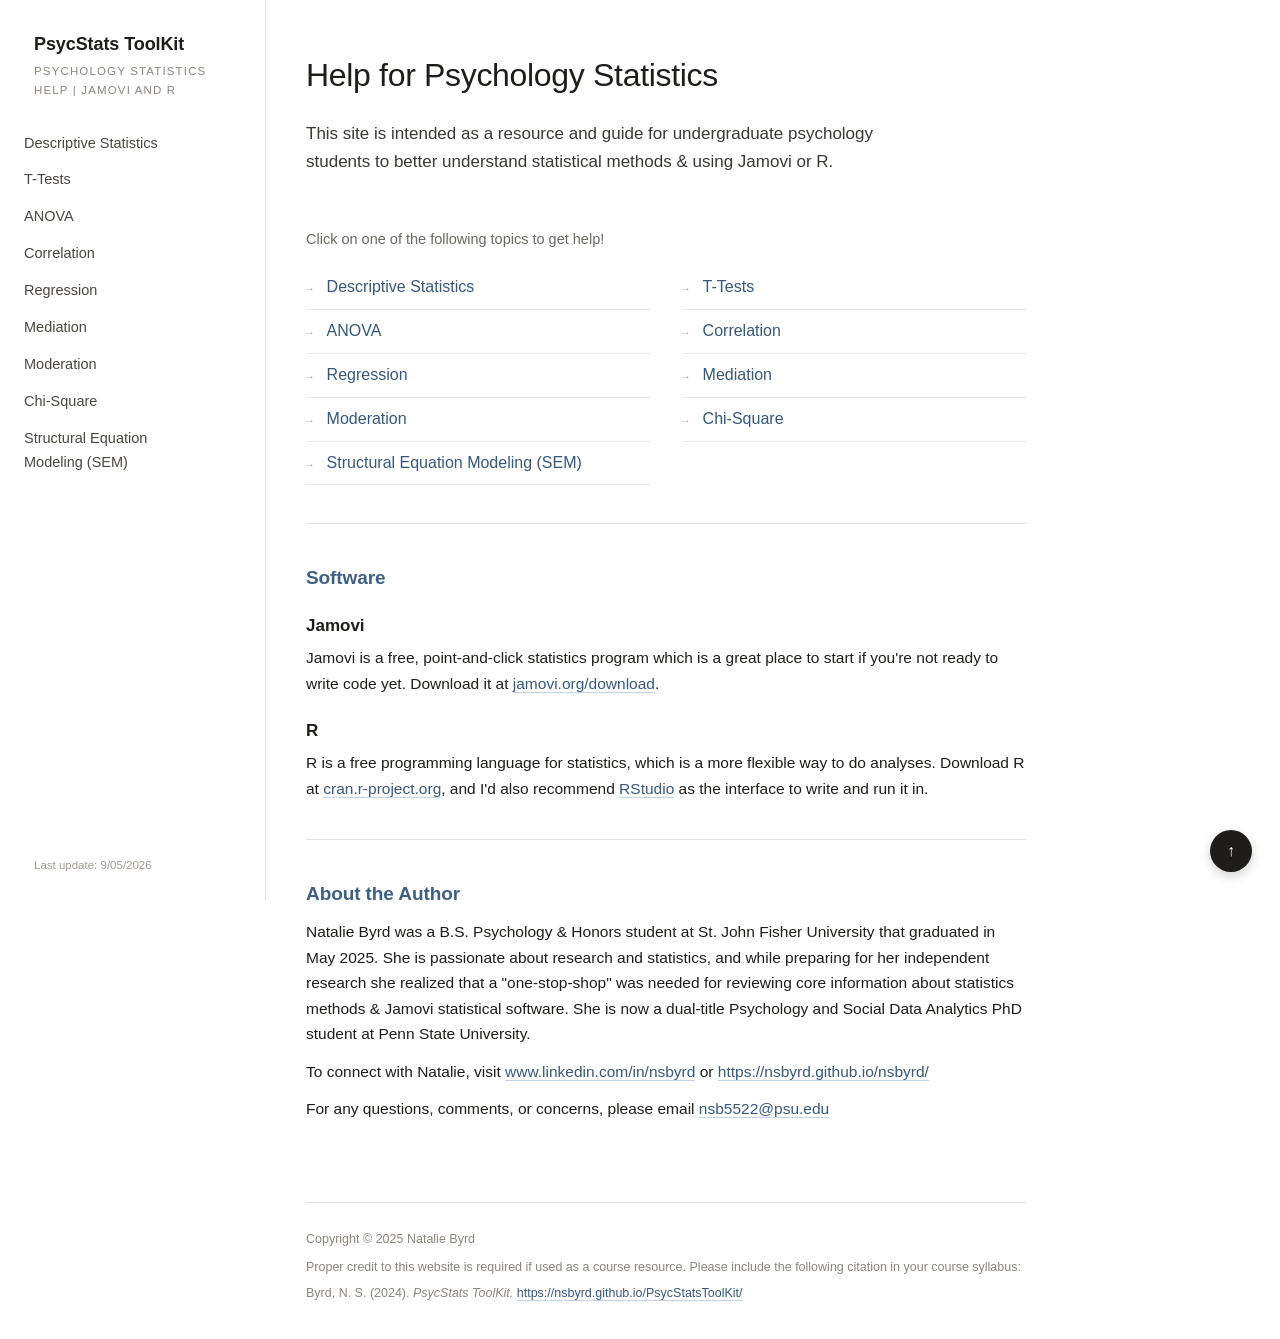
<file: index.html>
<!DOCTYPE html>
<html lang="en">
<head>
<meta charset="utf-8">
<meta name="viewport" content="width=device-width, initial-scale=1">
<title>Home · PsycStats ToolKit</title>
<meta name="description" content="A free guide for undergraduate psychology students covering descriptive statistics, t-tests, ANOVA, correlation, regression, mediation, moderation, chi-square, and SEM, with step-by-step Jamovi and R walkthroughs and APA write-up examples.">
<link rel="icon" type="image/png" href="favicon.png">
<link rel="preconnect" href="https://fonts.googleapis.com">
<link rel="preconnect" href="https://fonts.gstatic.com" crossorigin="">
<link href="https://fonts.googleapis.com/css2?family=Source+Serif+4:opsz,wght@8..60,400;8..60,600&display=swap" rel="stylesheet">
<link rel="stylesheet" href="style.css">
</head>
<body>
<div class="layout" id="top">

  <aside class="sidebar">
    <a class="logo-link" href="index.html">
      <div class="logo-title">PsycStats ToolKit</div>
      <div class="logo-subtitle">PSYCHOLOGY STATISTICS HELP | JAMOVI AND R</div>
    </a>
    <input type="checkbox" id="navToggle" class="nav-toggle-input" hidden>
    <label for="navToggle" class="nav-toggle-label">Topics</label>
    <nav class="sidebar-nav">
      <a class="nav-item" href="descriptives.html">Descriptive Statistics</a>
      <a class="nav-item" href="ttest.html">T-Tests</a>
      <a class="nav-item" href="anova.html">ANOVA</a>
      <a class="nav-item" href="correlation.html">Correlation</a>
      <a class="nav-item" href="regression.html">Regression</a>
      <a class="nav-item" href="mediation.html">Mediation</a>
      <a class="nav-item" href="moderation.html">Moderation</a>
      <a class="nav-item" href="chisquare.html">Chi-Square</a>
      <a class="nav-item" href="sem.html">Structural Equation Modeling (SEM)</a>
    </nav>
    <div class="last-update">Last update: 9/05/2026</div>
  </aside>

  <main class="content">
   <div class="content-inner">

<div>
      <h1>Help for Psychology Statistics</h1>
      <p style="font-size: 17px; color: #3a3833; margin: 0 0 18px; max-width: 600px; width: 805px; height: 90px">This site is intended as a resource and guide for undergraduate psychology students to better understand statistical methods &amp; using Jamovi or R.</p>
      <p style="color:#6b6862;font-size:14.5px">Click on one of the following topics to get help!</p>
      <div class="home-list">
          <a class="home-item" href="descriptives.html">
            <span class="home-item-dot">&rarr;</span>
            <span class="home-item-label">Descriptive Statistics</span>
          </a>
          <a class="home-item" href="ttest.html">
            <span class="home-item-dot">&rarr;</span>
            <span class="home-item-label">T-Tests</span>
          </a>
          <a class="home-item" href="anova.html">
            <span class="home-item-dot">&rarr;</span>
            <span class="home-item-label">ANOVA</span>
          </a>
          <a class="home-item" href="correlation.html">
            <span class="home-item-dot">&rarr;</span>
            <span class="home-item-label">Correlation</span>
          </a>
          <a class="home-item" href="regression.html">
            <span class="home-item-dot">&rarr;</span>
            <span class="home-item-label">Regression</span>
          </a>
          <a class="home-item" href="mediation.html">
            <span class="home-item-dot">&rarr;</span>
            <span class="home-item-label">Mediation</span>
          </a>
          <a class="home-item" href="moderation.html">
            <span class="home-item-dot">&rarr;</span>
            <span class="home-item-label">Moderation</span>
          </a>
          <a class="home-item" href="chisquare.html">
            <span class="home-item-dot">&rarr;</span>
            <span class="home-item-label">Chi-Square</span>
          </a>
          <a class="home-item" href="sem.html">
            <span class="home-item-dot">&rarr;</span>
            <span class="home-item-label">Structural Equation Modeling (SEM)</span>
          </a>
        </div>

      <hr>

      <h2>Software</h2>
      <h3>Jamovi</h3>
      <p>Jamovi is a free, point-and-click statistics program which is a great place to start if you're not ready to write code yet. Download it at <a href="https://www.jamovi.org/download.html" target="_blank">jamovi.org/download</a>.</p>
      <h3>R</h3>
      <p>R is a free programming language for statistics, which is a more flexible way to do analyses. Download R at <a href="https://cran.r-project.org/" target="_blank">cran.r-project.org</a>, and I'd also recommend <a href="https://posit.co/download/rstudio-desktop/" target="_blank">RStudio</a> as the interface to write and run it in.</p>

      <hr>

      <h2>About the Author</h2>
      <p>Natalie Byrd was a B.S. Psychology &amp; Honors student at St. John Fisher University that graduated in May 2025. She is passionate about research and statistics, and while preparing for her independent research she realized that a "one-stop-shop" was needed for reviewing core information about statistics methods &amp; Jamovi statistical software. She is now a dual-title Psychology and Social Data Analytics PhD student at Penn State University.</p>
      <p>To connect with Natalie, visit <a href="http://www.linkedin.com/in/nsbyrd" target="_blank">www.linkedin.com/in/nsbyrd</a> or <a href="https://nsbyrd.github.io/nsbyrd/" target="_blank">https://nsbyrd.github.io/nsbyrd/</a></p>
      <p>For any questions, comments, or concerns, please email <a href="mailto:nsb5522@psu.edu">nsb5522@psu.edu</a></p>
    </div>

   <footer class="site-footer">
     <p style="margin:0">Copyright &copy; 2025 Natalie Byrd</p>
     <p style="margin:6px 0 0">Proper credit to this website is required if used as a course resource. Please include the following citation in your course syllabus:</p>
     <p style="margin:4px 0 0">Byrd, N. S. (2024). <em>PsycStats ToolKit.</em> <a href="https://nsbyrd.github.io/PsycStatsToolKit/" target="_blank">https://nsbyrd.github.io/PsycStatsToolKit/</a></p>
   </footer>
   </div>
  </main>
</div>
<a href="#top" class="back-to-top" aria-label="Back to top">&uarr;</a>
<script src="script.js" defer></script>
</body>
</html>
</file>
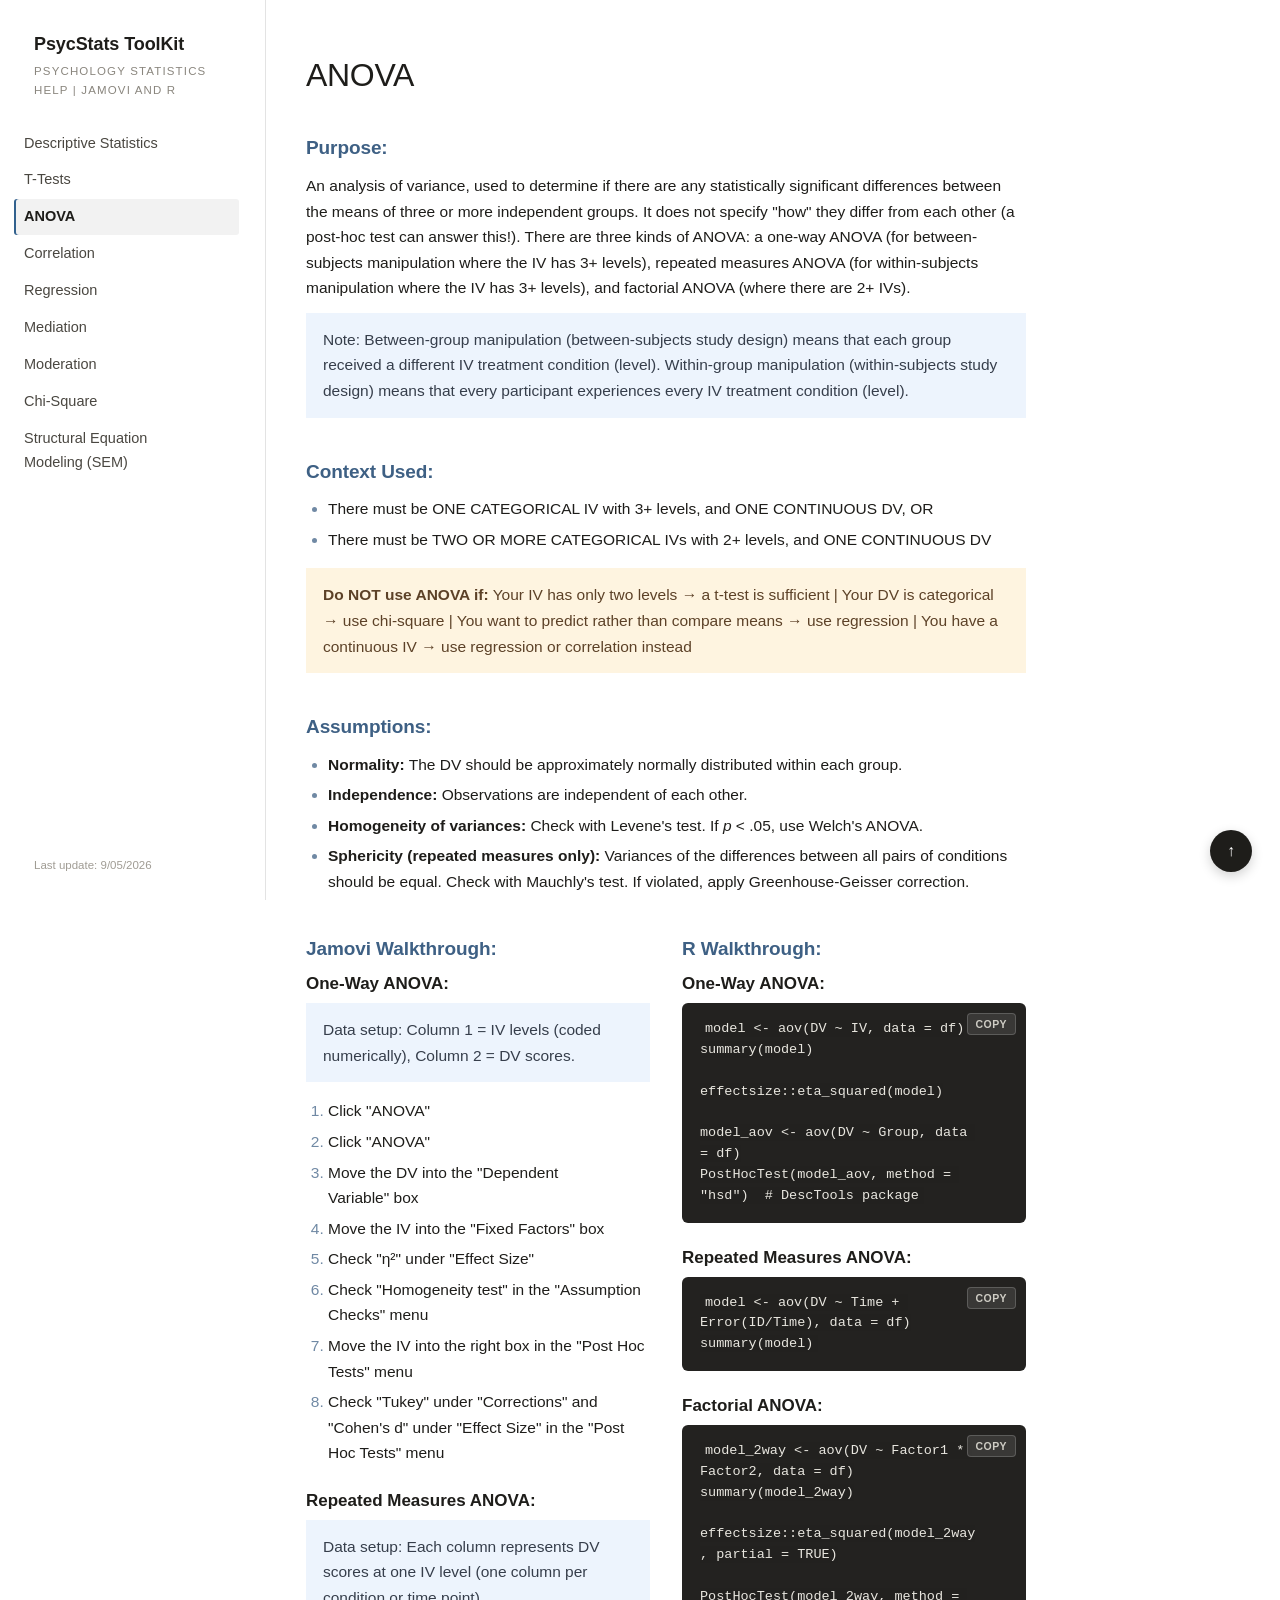
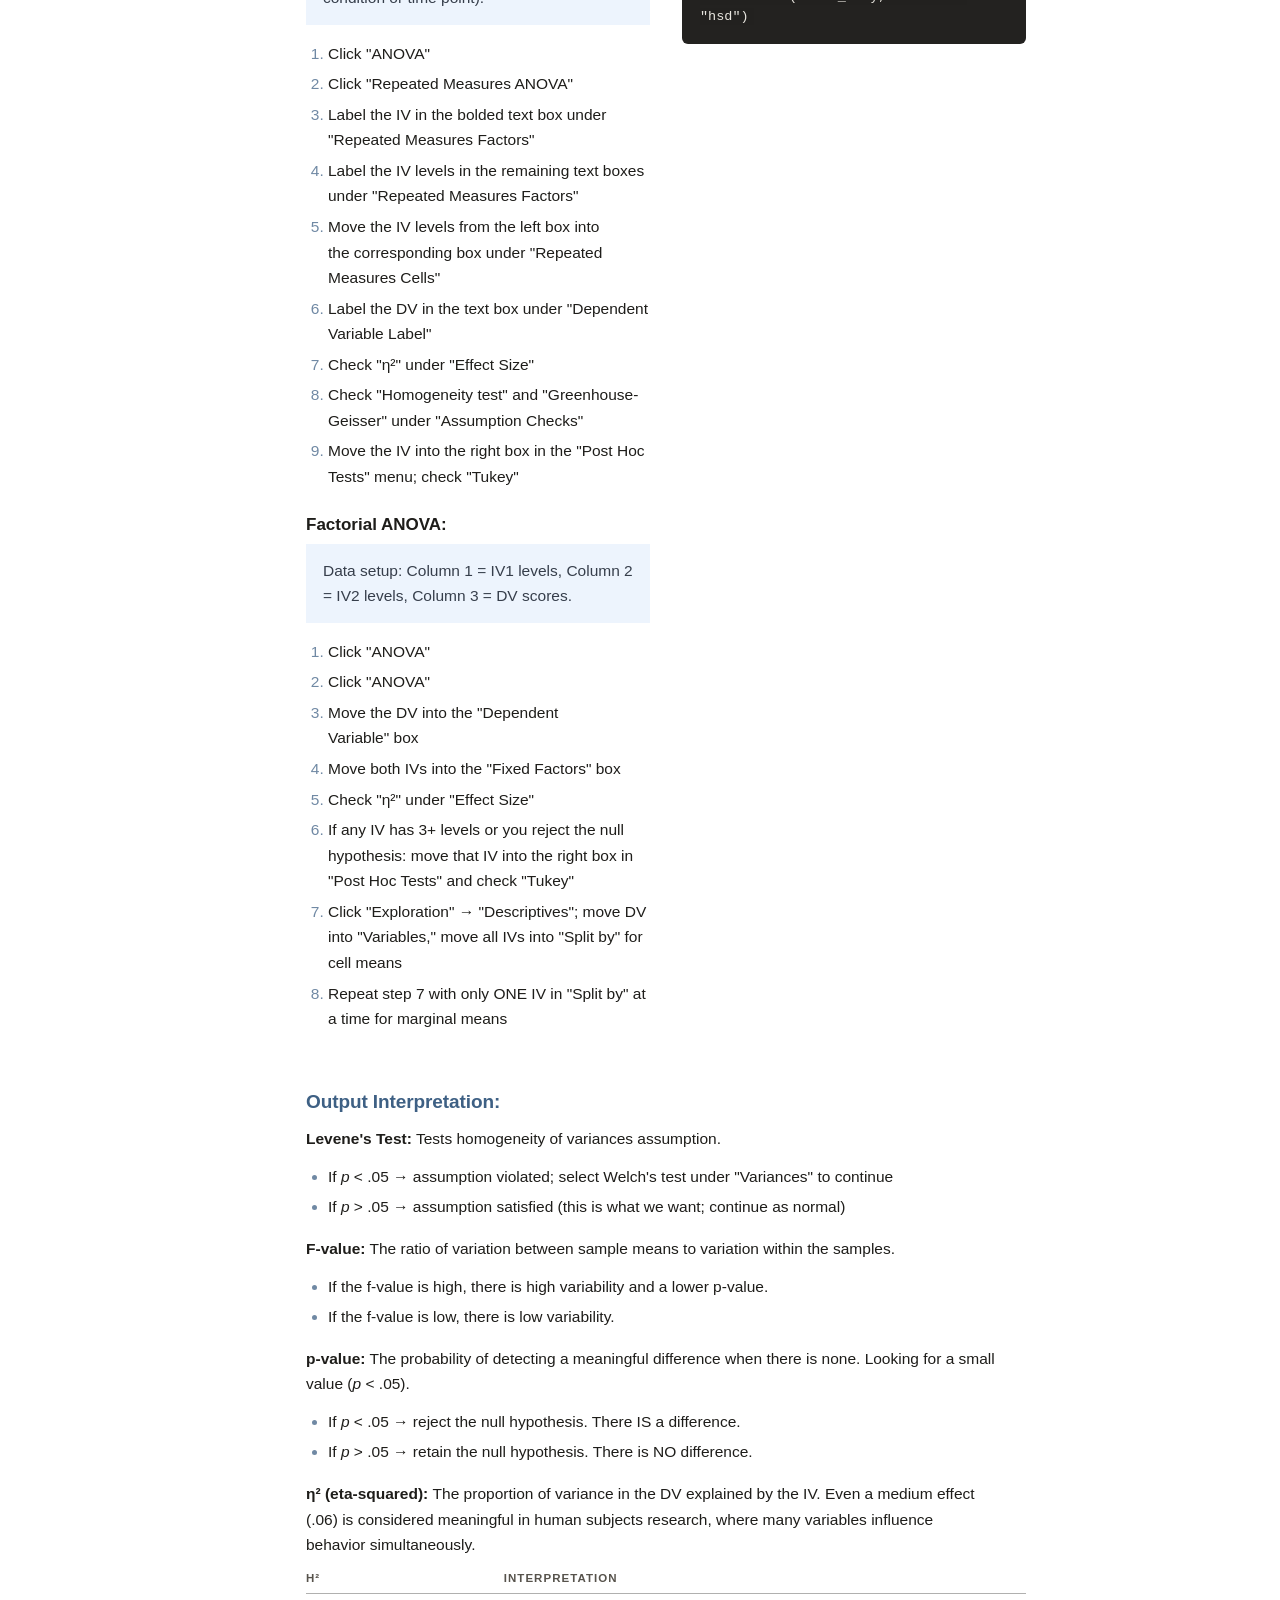
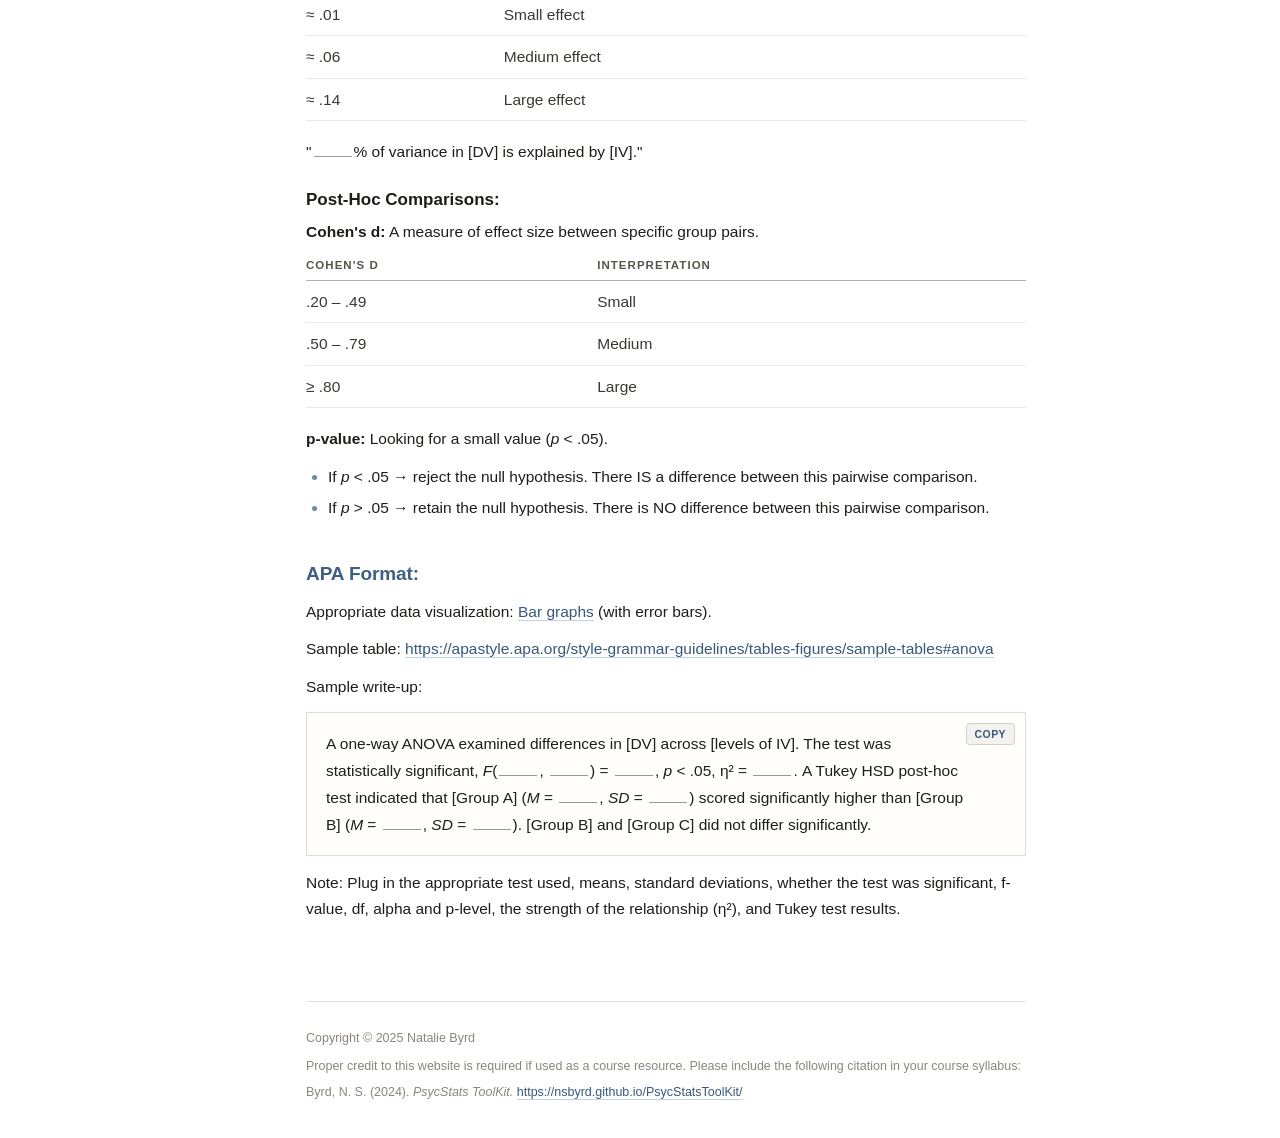
<file: anova.html>
<!DOCTYPE html>
<html lang="en">
<head>
<meta charset="utf-8">
<meta name="viewport" content="width=device-width, initial-scale=1">
<title>ANOVA · PsycStats ToolKit</title>
<meta name="description" content="A guide to one-way, repeated measures, and factorial ANOVA: assumptions, Jamovi and R walkthroughs, post-hoc tests, and APA-style reporting.">
<link rel="icon" type="image/png" href="favicon.png">
<link rel="preconnect" href="https://fonts.googleapis.com">
<link rel="preconnect" href="https://fonts.gstatic.com" crossorigin="">
<link href="https://fonts.googleapis.com/css2?family=Source+Serif+4:opsz,wght@8..60,400;8..60,600&display=swap" rel="stylesheet">
<link rel="stylesheet" href="style.css">
</head>
<body>
<div class="layout" id="top">

  <aside class="sidebar">
    <a class="logo-link" href="index.html">
      <div class="logo-title">PsycStats ToolKit</div>
      <div class="logo-subtitle">PSYCHOLOGY STATISTICS HELP | JAMOVI AND R</div>
    </a>
    <input type="checkbox" id="navToggle" class="nav-toggle-input" hidden>
    <label for="navToggle" class="nav-toggle-label">Topics</label>
    <nav class="sidebar-nav">
      <a class="nav-item" href="descriptives.html">Descriptive Statistics</a>
      <a class="nav-item" href="ttest.html">T-Tests</a>
      <a class="nav-item active" href="anova.html">ANOVA</a>
      <a class="nav-item" href="correlation.html">Correlation</a>
      <a class="nav-item" href="regression.html">Regression</a>
      <a class="nav-item" href="mediation.html">Mediation</a>
      <a class="nav-item" href="moderation.html">Moderation</a>
      <a class="nav-item" href="chisquare.html">Chi-Square</a>
      <a class="nav-item" href="sem.html">Structural Equation Modeling (SEM)</a>
    </nav>
    <div class="last-update">Last update: 9/05/2026</div>
  </aside>

  <main class="content">
   <div class="content-inner">

<div>
      <h1>ANOVA</h1>
      <h2>Purpose:</h2>
      <p>An analysis of variance, used to determine if there are any statistically significant differences between the means of three or more independent groups. It does not specify "how" they differ from each other (a post-hoc test can answer this!). There are three kinds of ANOVA: a one-way ANOVA (for between-subjects manipulation where the IV has 3+ levels), repeated measures ANOVA (for within-subjects manipulation where the IV has 3+ levels), and factorial ANOVA (where there are 2+ IVs).</p>
      <div style="background:oklch(0.965 0.014 250);padding:14px 17px;margin:0 0 16px;font-size:15.5px;line-height:1.65;color:oklch(0.36 0.025 260)">Note: Between-group manipulation (between-subjects study design) means that each group received a different IV treatment condition (level). Within-group manipulation (within-subjects study design) means that every participant experiences every IV treatment condition (level).</div>
      <h2>Context Used:</h2>
      <ul>
        <li>There must be ONE CATEGORICAL IV with 3+ levels, and ONE CONTINUOUS DV, OR</li>
        <li>There must be TWO OR MORE CATEGORICAL IVs with 2+ levels, and ONE CONTINUOUS DV</li>
      </ul>
      <div style="background:oklch(0.97 0.028 85);padding:14px 17px;margin:0 0 16px;font-size:15.5px;line-height:1.65;color:oklch(0.4 0.055 65)"><strong>Do NOT use ANOVA if:</strong> Your IV has only two levels → a t-test is sufficient | Your DV is categorical → use chi-square | You want to predict rather than compare means → use regression | You have a continuous IV → use regression or correlation instead</div>
      <h2>Assumptions:</h2>
      <ul>
        <li><strong>Normality:</strong> The DV should be approximately normally distributed within each group.</li>
        <li><strong>Independence:</strong> Observations are independent of each other.</li>
        <li><strong>Homogeneity of variances:</strong> Check with Levene's test. If <em>p</em> &lt; .05, use Welch's ANOVA.</li>
        <li><strong>Sphericity (repeated measures only):</strong> Variances of the differences between all pairs of conditions should be equal. Check with Mauchly's test. If violated, apply Greenhouse-Geisser correction.</li>
      </ul>
      <div style="display:grid;grid-template-columns:minmax(0,1fr) minmax(0,1fr);gap:32px;align-items:start;margin-top:42px">
        <div>
          <h2 style="margin:0 0 12px">Jamovi Walkthrough:</h2>
          <h3 style="margin-top:0">One-Way ANOVA:</h3>
          <div style="background:oklch(0.965 0.014 250);padding:14px 17px;margin:0 0 16px;font-size:15.5px;line-height:1.65;color:oklch(0.36 0.025 260)">Data setup: Column 1 = IV levels (coded numerically), Column 2 = DV scores.</div>
          <ol>
            <li>Click "ANOVA"</li>
            <li>Click "ANOVA"</li>
            <li>Move the DV into the "Dependent Variable" box</li>
            <li>Move the IV into the "Fixed Factors" box</li>
            <li>Check "η²" under "Effect Size"</li>
            <li>Check "Homogeneity test" in the "Assumption Checks" menu</li>
            <li>Move the IV into the right box in the "Post Hoc Tests" menu</li>
            <li>Check "Tukey" under "Corrections" and "Cohen's d" under "Effect Size" in the "Post Hoc Tests" menu</li>
          </ol>
          <h3>Repeated Measures ANOVA:</h3>
          <div style="background:oklch(0.965 0.014 250);padding:14px 17px;margin:0 0 16px;font-size:15.5px;line-height:1.65;color:oklch(0.36 0.025 260)">Data setup: Each column represents DV scores at one IV level (one column per condition or time point).</div>
          <ol>
            <li>Click "ANOVA"</li>
            <li>Click "Repeated Measures ANOVA"</li>
            <li>Label the IV in the bolded text box under "Repeated Measures Factors"</li>
            <li>Label the IV levels in the remaining text boxes under "Repeated Measures Factors"</li>
            <li>Move the IV levels from the left box into the corresponding box under "Repeated Measures Cells"</li>
            <li>Label the DV in the text box under "Dependent Variable Label"</li>
            <li>Check "η²" under "Effect Size"</li>
            <li>Check "Homogeneity test" and "Greenhouse-Geisser" under "Assumption Checks"</li>
            <li>Move the IV into the right box in the "Post Hoc Tests" menu; check "Tukey"</li>
          </ol>
          <h3>Factorial ANOVA:</h3>
          <div style="background:oklch(0.965 0.014 250);padding:14px 17px;margin:0 0 16px;font-size:15.5px;line-height:1.65;color:oklch(0.36 0.025 260)">Data setup: Column 1 = IV1 levels, Column 2 = IV2 levels, Column 3 = DV scores.</div>
          <ol>
            <li>Click "ANOVA"</li>
            <li>Click "ANOVA"</li>
            <li>Move the DV into the "Dependent Variable" box</li>
            <li>Move both IVs into the "Fixed Factors" box</li>
            <li>Check "η²" under "Effect Size"</li>
            <li>If any IV has 3+ levels or you reject the null hypothesis: move that IV into the right box in "Post Hoc Tests" and check "Tukey"</li>
            <li>Click "Exploration" → "Descriptives"; move DV into "Variables," move all IVs into "Split by" for cell means</li>
            <li>Repeat step 7 with only ONE IV in "Split by" at a time for marginal means</li>
          </ol>
        </div>
        <div>
          <h2 style="margin:0 0 12px">R Walkthrough:</h2>
          <h3 style="margin-top:0">One-Way ANOVA:</h3>
          <pre style="position:relative;background:#232220;color:#e8e6df;border-radius:6px;padding:16px 44px 16px 18px;white-space:pre-wrap;word-break:break-word;font:13px/1.6 ui-monospace,Menlo,monospace;margin:0 0 14px" data-copy=""><button class="copy-btn" style="position:absolute;top:10px;right:10px;font:600 10.5px &quot;Helvetica Neue&quot;,Helvetica,Arial,sans-serif;letter-spacing:.04em;text-transform:uppercase;color:#cfcdc5;background:rgba(255,255,255,.1);border:1px solid rgba(255,255,255,.18);border-radius:4px;padding:4px 8px;cursor:pointer">Copy</button><code data-copy-text="">model &lt;- aov(DV ~ IV, data = df)
summary(model)

effectsize::eta_squared(model)

model_aov &lt;- aov(DV ~ Group, data = df)
PostHocTest(model_aov, method = "hsd")  # DescTools package</code></pre>
          <h3>Repeated Measures ANOVA:</h3>
          <pre style="position:relative;background:#232220;color:#e8e6df;border-radius:6px;padding:16px 44px 16px 18px;white-space:pre-wrap;word-break:break-word;font:13px/1.6 ui-monospace,Menlo,monospace;margin:0 0 14px" data-copy=""><button class="copy-btn" style="position:absolute;top:10px;right:10px;font:600 10.5px &quot;Helvetica Neue&quot;,Helvetica,Arial,sans-serif;letter-spacing:.04em;text-transform:uppercase;color:#cfcdc5;background:rgba(255,255,255,.1);border:1px solid rgba(255,255,255,.18);border-radius:4px;padding:4px 8px;cursor:pointer">Copy</button><code data-copy-text="">model &lt;- aov(DV ~ Time + Error(ID/Time), data = df)
summary(model)</code></pre>
          <h3>Factorial ANOVA:</h3>
          <pre style="position:relative;background:#232220;color:#e8e6df;border-radius:6px;padding:16px 44px 16px 18px;white-space:pre-wrap;word-break:break-word;font:13px/1.6 ui-monospace,Menlo,monospace;margin:0" data-copy=""><button class="copy-btn" style="position:absolute;top:10px;right:10px;font:600 10.5px &quot;Helvetica Neue&quot;,Helvetica,Arial,sans-serif;letter-spacing:.04em;text-transform:uppercase;color:#cfcdc5;background:rgba(255,255,255,.1);border:1px solid rgba(255,255,255,.18);border-radius:4px;padding:4px 8px;cursor:pointer">Copy</button><code data-copy-text="">model_2way &lt;- aov(DV ~ Factor1 * Factor2, data = df)
summary(model_2way)

effectsize::eta_squared(model_2way, partial = TRUE)

PostHocTest(model_2way, method = "hsd")</code></pre>
        </div>
      </div>
      <h2>Output Interpretation:</h2>
      <p><strong>Levene's Test:</strong> Tests homogeneity of variances assumption.</p>
      <ul>
        <li>If <em>p</em> &lt; .05 → assumption violated; select Welch's test under "Variances" to continue</li>
        <li>If <em>p</em> &gt; .05 → assumption satisfied (this is what we want; continue as normal)</li>
      </ul>
      <p><strong>F-value:</strong> The ratio of variation between sample means to variation within the samples.</p>
      <ul>
        <li>If the f-value is high, there is high variability and a lower p-value.</li>
        <li>If the f-value is low, there is low variability.</li>
      </ul>
      <p><strong>p-value:</strong> The probability of detecting a meaningful difference when there is none. Looking for a small value (<em>p</em> &lt; .05).</p>
      <ul>
        <li>If <em>p</em> &lt; .05 → reject the null hypothesis. There IS a difference.</li>
        <li>If <em>p</em> &gt; .05 → retain the null hypothesis. There is NO difference.</li>
      </ul>
      <p><strong>η² (eta-squared):</strong> The proportion of variance in the DV explained by the IV. Even a medium effect (.06) is considered meaningful in human subjects research, where many variables influence behavior simultaneously.</p>
      <table>
        <tr><th>η²</th><th>Interpretation</th></tr>
        <tr><td>≈ .01</td><td>Small effect</td></tr>
        <tr><td>≈ .06</td><td>Medium effect</td></tr>
        <tr><td>≈ .14</td><td>Large effect</td></tr>
      </table>
      <p>"<span style="display:inline-block;min-width:38px;border-bottom:1px solid rgba(30,29,26,.45);margin:0 2px"></span>% of variance in [DV] is explained by [IV]."</p>
      <h3>Post-Hoc Comparisons:</h3>
      <p><strong>Cohen's d:</strong> A measure of effect size between specific group pairs.</p>
      <table>
        <tr><th>Cohen's d</th><th>Interpretation</th></tr>
        <tr><td>.20 – .49</td><td>Small</td></tr>
        <tr><td>.50 – .79</td><td>Medium</td></tr>
        <tr><td>≥ .80</td><td>Large</td></tr>
      </table>
      <p><strong>p-value:</strong> Looking for a small value (<em>p</em> &lt; .05).</p>
      <ul>
        <li>If <em>p</em> &lt; .05 → reject the null hypothesis. There IS a difference between this pairwise comparison.</li>
        <li>If <em>p</em> &gt; .05 → retain the null hypothesis. There is NO difference between this pairwise comparison.</li>
      </ul>
      <h2>APA Format:</h2>
      <p>Appropriate data visualization: <a href="https://apastyle.apa.org/style-grammar-guidelines/tables-figures/sample-figures#bar" target="_blank">Bar graphs</a> (with error bars).</p>
      <p>Sample table: <a href="https://apastyle.apa.org/style-grammar-guidelines/tables-figures/sample-tables#anova" target="_blank">https://apastyle.apa.org/style-grammar-guidelines/tables-figures/sample-tables#anova</a></p>
      <p>Sample write-up:</p>
      <div style="position:relative;background:#fffefb;border:1px solid rgba(30,29,26,.15);padding:17px 60px 17px 19px;margin:8px 0 14px;font-size:15.5px;line-height:1.75" data-copy=""><button class="copy-btn" style="position:absolute;top:10px;right:10px;font:600 10.5px &quot;Helvetica Neue&quot;,Helvetica,Arial,sans-serif;letter-spacing:.04em;text-transform:uppercase;color:oklch(0.45 0.07 250);background:rgba(30,29,26,.05);border:1px solid rgba(30,29,26,.15);border-radius:4px;padding:4px 8px;cursor:pointer">Copy</button><div data-copy-text="">A one-way ANOVA examined differences in [DV] across [levels of IV]. The test was statistically significant, <em>F</em>(<span style="display:inline-block;min-width:38px;border-bottom:1px solid rgba(30,29,26,.45);margin:0 2px"></span>, <span style="display:inline-block;min-width:38px;border-bottom:1px solid rgba(30,29,26,.45);margin:0 2px"></span>) = <span style="display:inline-block;min-width:38px;border-bottom:1px solid rgba(30,29,26,.45);margin:0 2px"></span>, <em>p</em> &lt; .05, η² = <span style="display:inline-block;min-width:38px;border-bottom:1px solid rgba(30,29,26,.45);margin:0 2px"></span>. A Tukey HSD post-hoc test indicated that [Group A] (<em>M</em> = <span style="display:inline-block;min-width:38px;border-bottom:1px solid rgba(30,29,26,.45);margin:0 2px"></span>, <em>SD</em> = <span style="display:inline-block;min-width:38px;border-bottom:1px solid rgba(30,29,26,.45);margin:0 2px"></span>) scored significantly higher than [Group B] (<em>M</em> = <span style="display:inline-block;min-width:38px;border-bottom:1px solid rgba(30,29,26,.45);margin:0 2px"></span>, <em>SD</em> = <span style="display:inline-block;min-width:38px;border-bottom:1px solid rgba(30,29,26,.45);margin:0 2px"></span>). [Group B] and [Group C] did not differ significantly.</div></div>
      <p>Note: Plug in the appropriate test used, means, standard deviations, whether the test was significant, f-value, df, alpha and p-level, the strength of the relationship (η²), and Tukey test results.</p>
    </div>

   <footer class="site-footer">
     <p style="margin:0">Copyright &copy; 2025 Natalie Byrd</p>
     <p style="margin:6px 0 0">Proper credit to this website is required if used as a course resource. Please include the following citation in your course syllabus:</p>
     <p style="margin:4px 0 0">Byrd, N. S. (2024). <em>PsycStats ToolKit.</em> <a href="https://nsbyrd.github.io/PsycStatsToolKit/" target="_blank">https://nsbyrd.github.io/PsycStatsToolKit/</a></p>
   </footer>
   </div>
  </main>
</div>
<a href="#top" class="back-to-top" aria-label="Back to top">&uarr;</a>
<script src="script.js" defer></script>
</body>
</html>
</file>
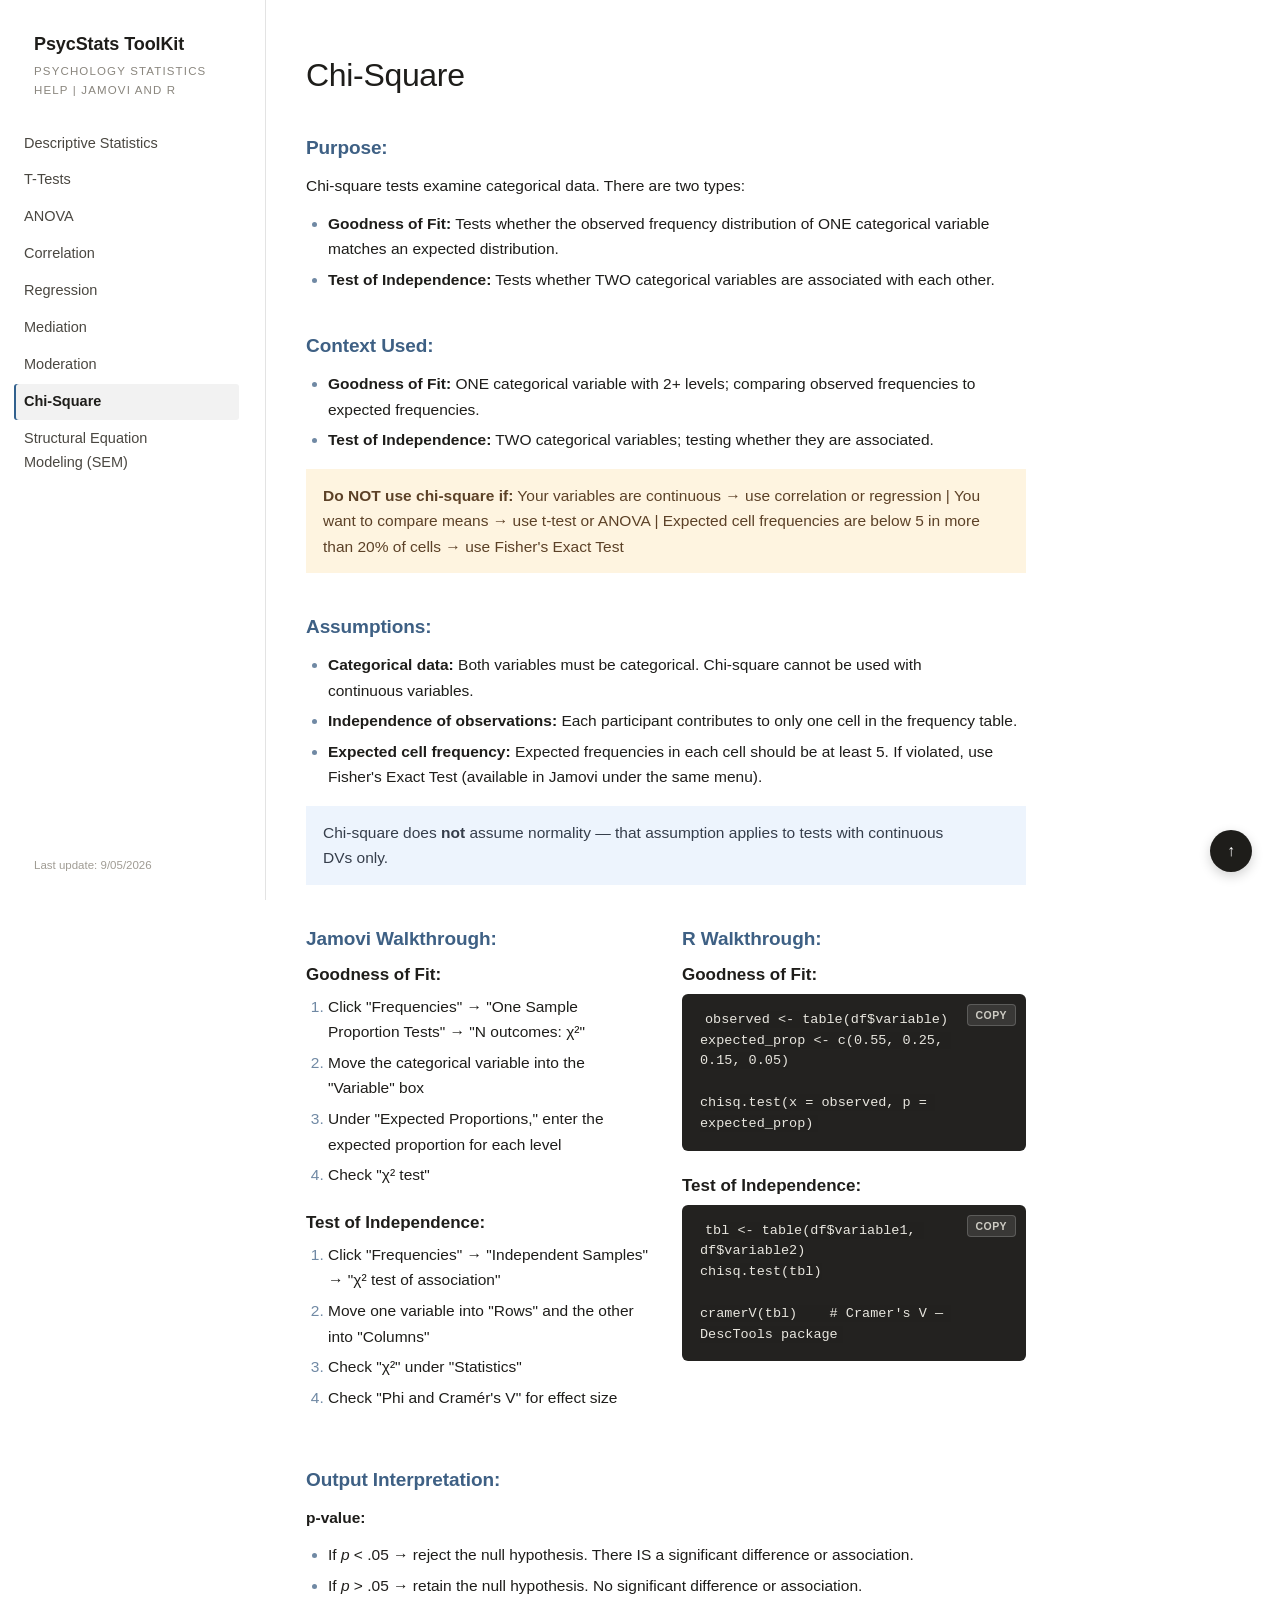
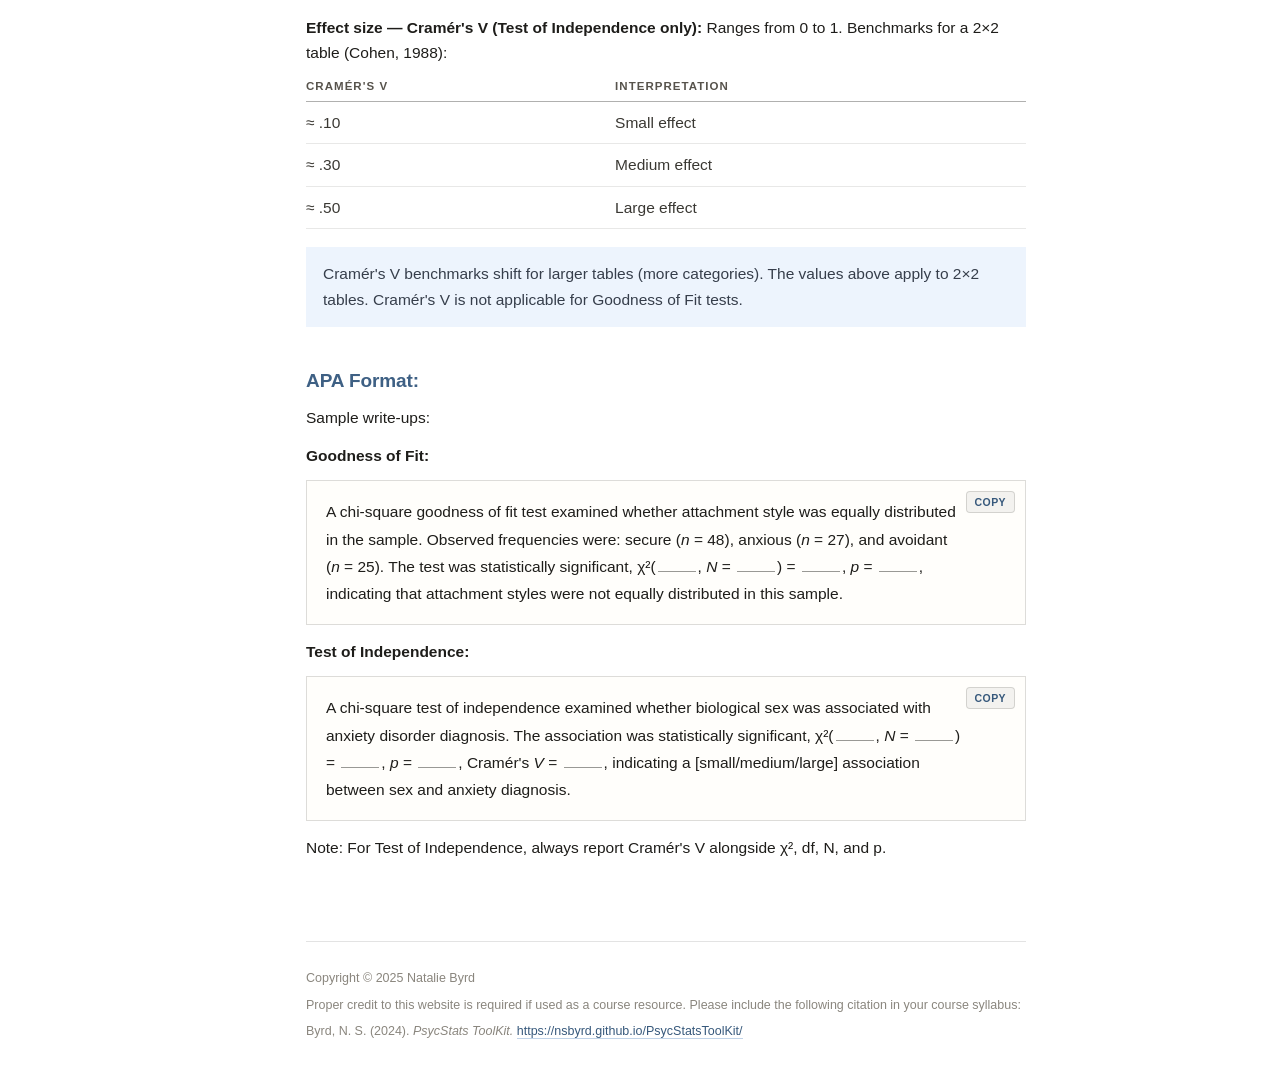
<file: chisquare.html>
<!DOCTYPE html>
<html lang="en">
<head>
<meta charset="utf-8">
<meta name="viewport" content="width=device-width, initial-scale=1">
<title>Chi-Square · PsycStats ToolKit</title>
<meta name="description" content="Goodness of fit and test of independence chi-square tests for categorical data: assumptions, Jamovi and R walkthroughs, Cramer's V, and APA-style reporting.">
<link rel="icon" type="image/png" href="favicon.png">
<link rel="preconnect" href="https://fonts.googleapis.com">
<link rel="preconnect" href="https://fonts.gstatic.com" crossorigin="">
<link href="https://fonts.googleapis.com/css2?family=Source+Serif+4:opsz,wght@8..60,400;8..60,600&display=swap" rel="stylesheet">
<link rel="stylesheet" href="style.css">
</head>
<body>
<div class="layout" id="top">

  <aside class="sidebar">
    <a class="logo-link" href="index.html">
      <div class="logo-title">PsycStats ToolKit</div>
      <div class="logo-subtitle">PSYCHOLOGY STATISTICS HELP | JAMOVI AND R</div>
    </a>
    <input type="checkbox" id="navToggle" class="nav-toggle-input" hidden>
    <label for="navToggle" class="nav-toggle-label">Topics</label>
    <nav class="sidebar-nav">
      <a class="nav-item" href="descriptives.html">Descriptive Statistics</a>
      <a class="nav-item" href="ttest.html">T-Tests</a>
      <a class="nav-item" href="anova.html">ANOVA</a>
      <a class="nav-item" href="correlation.html">Correlation</a>
      <a class="nav-item" href="regression.html">Regression</a>
      <a class="nav-item" href="mediation.html">Mediation</a>
      <a class="nav-item" href="moderation.html">Moderation</a>
      <a class="nav-item active" href="chisquare.html">Chi-Square</a>
      <a class="nav-item" href="sem.html">Structural Equation Modeling (SEM)</a>
    </nav>
    <div class="last-update">Last update: 9/05/2026</div>
  </aside>

  <main class="content">
   <div class="content-inner">

<div>
      <h1>Chi-Square</h1>
      <h2>Purpose:</h2>
      <p>Chi-square tests examine categorical data. There are two types:</p>
      <ul>
        <li><strong>Goodness of Fit:</strong> Tests whether the observed frequency distribution of ONE categorical variable matches an expected distribution.</li>
        <li><strong>Test of Independence:</strong> Tests whether TWO categorical variables are associated with each other.</li>
      </ul>
      <h2>Context Used:</h2>
      <ul>
        <li><strong>Goodness of Fit:</strong> ONE categorical variable with 2+ levels; comparing observed frequencies to expected frequencies.</li>
        <li><strong>Test of Independence:</strong> TWO categorical variables; testing whether they are associated.</li>
      </ul>
      <div style="background:oklch(0.97 0.028 85);padding:14px 17px;margin:0 0 16px;font-size:15.5px;line-height:1.65;color:oklch(0.4 0.055 65)"><strong>Do NOT use chi-square if:</strong> Your variables are continuous → use correlation or regression | You want to compare means → use t-test or ANOVA | Expected cell frequencies are below 5 in more than 20% of cells → use Fisher's Exact Test</div>
      <h2>Assumptions:</h2>
      <ul>
        <li><strong>Categorical data:</strong> Both variables must be categorical. Chi-square cannot be used with continuous variables.</li>
        <li><strong>Independence of observations:</strong> Each participant contributes to only one cell in the frequency table.</li>
        <li><strong>Expected cell frequency:</strong> Expected frequencies in each cell should be at least 5. If violated, use Fisher's Exact Test (available in Jamovi under the same menu).</li>
      </ul>
      <div style="background:oklch(0.965 0.014 250);padding:14px 17px;margin:0 0 16px;font-size:15.5px;line-height:1.65;color:oklch(0.36 0.025 260)">Chi-square does <strong>not</strong> assume normality — that assumption applies to tests with continuous DVs only.</div>
      <div style="display:grid;grid-template-columns:minmax(0,1fr) minmax(0,1fr);gap:32px;align-items:start;margin-top:42px">
        <div>
          <h2 style="margin:0 0 12px">Jamovi Walkthrough:</h2>
          <h3 style="margin-top:0">Goodness of Fit:</h3>
          <ol>
            <li>Click "Frequencies" → "One Sample Proportion Tests" → "N outcomes: χ²"</li>
            <li>Move the categorical variable into the "Variable" box</li>
            <li>Under "Expected Proportions," enter the expected proportion for each level</li>
            <li>Check "χ² test"</li>
          </ol>
          <h3>Test of Independence:</h3>
          <ol>
            <li>Click "Frequencies" → "Independent Samples" → "χ² test of association"</li>
            <li>Move one variable into "Rows" and the other into "Columns"</li>
            <li>Check "χ²" under "Statistics"</li>
            <li>Check "Phi and Cramér's V" for effect size</li>
          </ol>
        </div>
        <div>
          <h2 style="margin:0 0 12px">R Walkthrough:</h2>
          <h3 style="margin-top:0">Goodness of Fit:</h3>
          <pre style="position:relative;background:#232220;color:#e8e6df;border-radius:6px;padding:16px 44px 16px 18px;white-space:pre-wrap;word-break:break-word;font:13px/1.6 ui-monospace,Menlo,monospace;margin:0 0 14px" data-copy=""><button class="copy-btn" style="position:absolute;top:10px;right:10px;font:600 10.5px &quot;Helvetica Neue&quot;,Helvetica,Arial,sans-serif;letter-spacing:.04em;text-transform:uppercase;color:#cfcdc5;background:rgba(255,255,255,.1);border:1px solid rgba(255,255,255,.18);border-radius:4px;padding:4px 8px;cursor:pointer">Copy</button><code data-copy-text="">observed &lt;- table(df$variable)
expected_prop &lt;- c(0.55, 0.25, 0.15, 0.05)

chisq.test(x = observed, p = expected_prop)</code></pre>
          <h3>Test of Independence:</h3>
          <pre style="position:relative;background:#232220;color:#e8e6df;border-radius:6px;padding:16px 44px 16px 18px;white-space:pre-wrap;word-break:break-word;font:13px/1.6 ui-monospace,Menlo,monospace;margin:0" data-copy=""><button class="copy-btn" style="position:absolute;top:10px;right:10px;font:600 10.5px &quot;Helvetica Neue&quot;,Helvetica,Arial,sans-serif;letter-spacing:.04em;text-transform:uppercase;color:#cfcdc5;background:rgba(255,255,255,.1);border:1px solid rgba(255,255,255,.18);border-radius:4px;padding:4px 8px;cursor:pointer">Copy</button><code data-copy-text="">tbl &lt;- table(df$variable1, df$variable2)
chisq.test(tbl)

cramerV(tbl)    # Cramer's V — DescTools package</code></pre>
        </div>
      </div>
      <h2>Output Interpretation:</h2>
      <p><strong>p-value:</strong></p>
      <ul>
        <li>If <em>p</em> &lt; .05 → reject the null hypothesis. There IS a significant difference or association.</li>
        <li>If <em>p</em> &gt; .05 → retain the null hypothesis. No significant difference or association.</li>
      </ul>
      <p><strong>Effect size — Cramér's V (Test of Independence only):</strong> Ranges from 0 to 1. Benchmarks for a 2×2 table (Cohen, 1988):</p>
      <table>
        <tr><th>Cramér's V</th><th>Interpretation</th></tr>
        <tr><td>≈ .10</td><td>Small effect</td></tr>
        <tr><td>≈ .30</td><td>Medium effect</td></tr>
        <tr><td>≈ .50</td><td>Large effect</td></tr>
      </table>
      <div style="background:oklch(0.965 0.014 250);padding:14px 17px;margin:0 0 16px;font-size:15.5px;line-height:1.65;color:oklch(0.36 0.025 260)">Cramér's V benchmarks shift for larger tables (more categories). The values above apply to 2×2 tables. Cramér's V is not applicable for Goodness of Fit tests.</div>
      <h2>APA Format:</h2>
      <p>Sample write-ups:</p>
      <p><strong>Goodness of Fit:</strong></p>
      <div style="position:relative;background:#fffefb;border:1px solid rgba(30,29,26,.15);padding:17px 60px 17px 19px;margin:8px 0 14px;font-size:15.5px;line-height:1.75" data-copy=""><button class="copy-btn" style="position:absolute;top:10px;right:10px;font:600 10.5px &quot;Helvetica Neue&quot;,Helvetica,Arial,sans-serif;letter-spacing:.04em;text-transform:uppercase;color:oklch(0.45 0.07 250);background:rgba(30,29,26,.05);border:1px solid rgba(30,29,26,.15);border-radius:4px;padding:4px 8px;cursor:pointer">Copy</button><div data-copy-text="">A chi-square goodness of fit test examined whether attachment style was equally distributed in the sample. Observed frequencies were: secure (<em>n</em> = 48), anxious (<em>n</em> = 27), and avoidant (<em>n</em> = 25). The test was statistically significant, χ²(<span style="display:inline-block;min-width:38px;border-bottom:1px solid rgba(30,29,26,.45);margin:0 2px"></span>, <em>N</em> = <span style="display:inline-block;min-width:38px;border-bottom:1px solid rgba(30,29,26,.45);margin:0 2px"></span>) = <span style="display:inline-block;min-width:38px;border-bottom:1px solid rgba(30,29,26,.45);margin:0 2px"></span>, <em>p</em> = <span style="display:inline-block;min-width:38px;border-bottom:1px solid rgba(30,29,26,.45);margin:0 2px"></span>, indicating that attachment styles were not equally distributed in this sample.</div></div>
      <p><strong>Test of Independence:</strong></p>
      <div style="position:relative;background:#fffefb;border:1px solid rgba(30,29,26,.15);padding:17px 60px 17px 19px;margin:8px 0 14px;font-size:15.5px;line-height:1.75" data-copy=""><button class="copy-btn" style="position:absolute;top:10px;right:10px;font:600 10.5px &quot;Helvetica Neue&quot;,Helvetica,Arial,sans-serif;letter-spacing:.04em;text-transform:uppercase;color:oklch(0.45 0.07 250);background:rgba(30,29,26,.05);border:1px solid rgba(30,29,26,.15);border-radius:4px;padding:4px 8px;cursor:pointer">Copy</button><div data-copy-text="">A chi-square test of independence examined whether biological sex was associated with anxiety disorder diagnosis. The association was statistically significant, χ²(<span style="display:inline-block;min-width:38px;border-bottom:1px solid rgba(30,29,26,.45);margin:0 2px"></span>, <em>N</em> = <span style="display:inline-block;min-width:38px;border-bottom:1px solid rgba(30,29,26,.45);margin:0 2px"></span>) = <span style="display:inline-block;min-width:38px;border-bottom:1px solid rgba(30,29,26,.45);margin:0 2px"></span>, <em>p</em> = <span style="display:inline-block;min-width:38px;border-bottom:1px solid rgba(30,29,26,.45);margin:0 2px"></span>, Cramér's <em>V</em> = <span style="display:inline-block;min-width:38px;border-bottom:1px solid rgba(30,29,26,.45);margin:0 2px"></span>, indicating a [small/medium/large] association between sex and anxiety diagnosis.</div></div>
      <p>Note: For Test of Independence, always report Cramér's V alongside χ², df, N, and p.</p>
    </div>

   <footer class="site-footer">
     <p style="margin:0">Copyright &copy; 2025 Natalie Byrd</p>
     <p style="margin:6px 0 0">Proper credit to this website is required if used as a course resource. Please include the following citation in your course syllabus:</p>
     <p style="margin:4px 0 0">Byrd, N. S. (2024). <em>PsycStats ToolKit.</em> <a href="https://nsbyrd.github.io/PsycStatsToolKit/" target="_blank">https://nsbyrd.github.io/PsycStatsToolKit/</a></p>
   </footer>
   </div>
  </main>
</div>
<a href="#top" class="back-to-top" aria-label="Back to top">&uarr;</a>
<script src="script.js" defer></script>
</body>
</html>
</file>
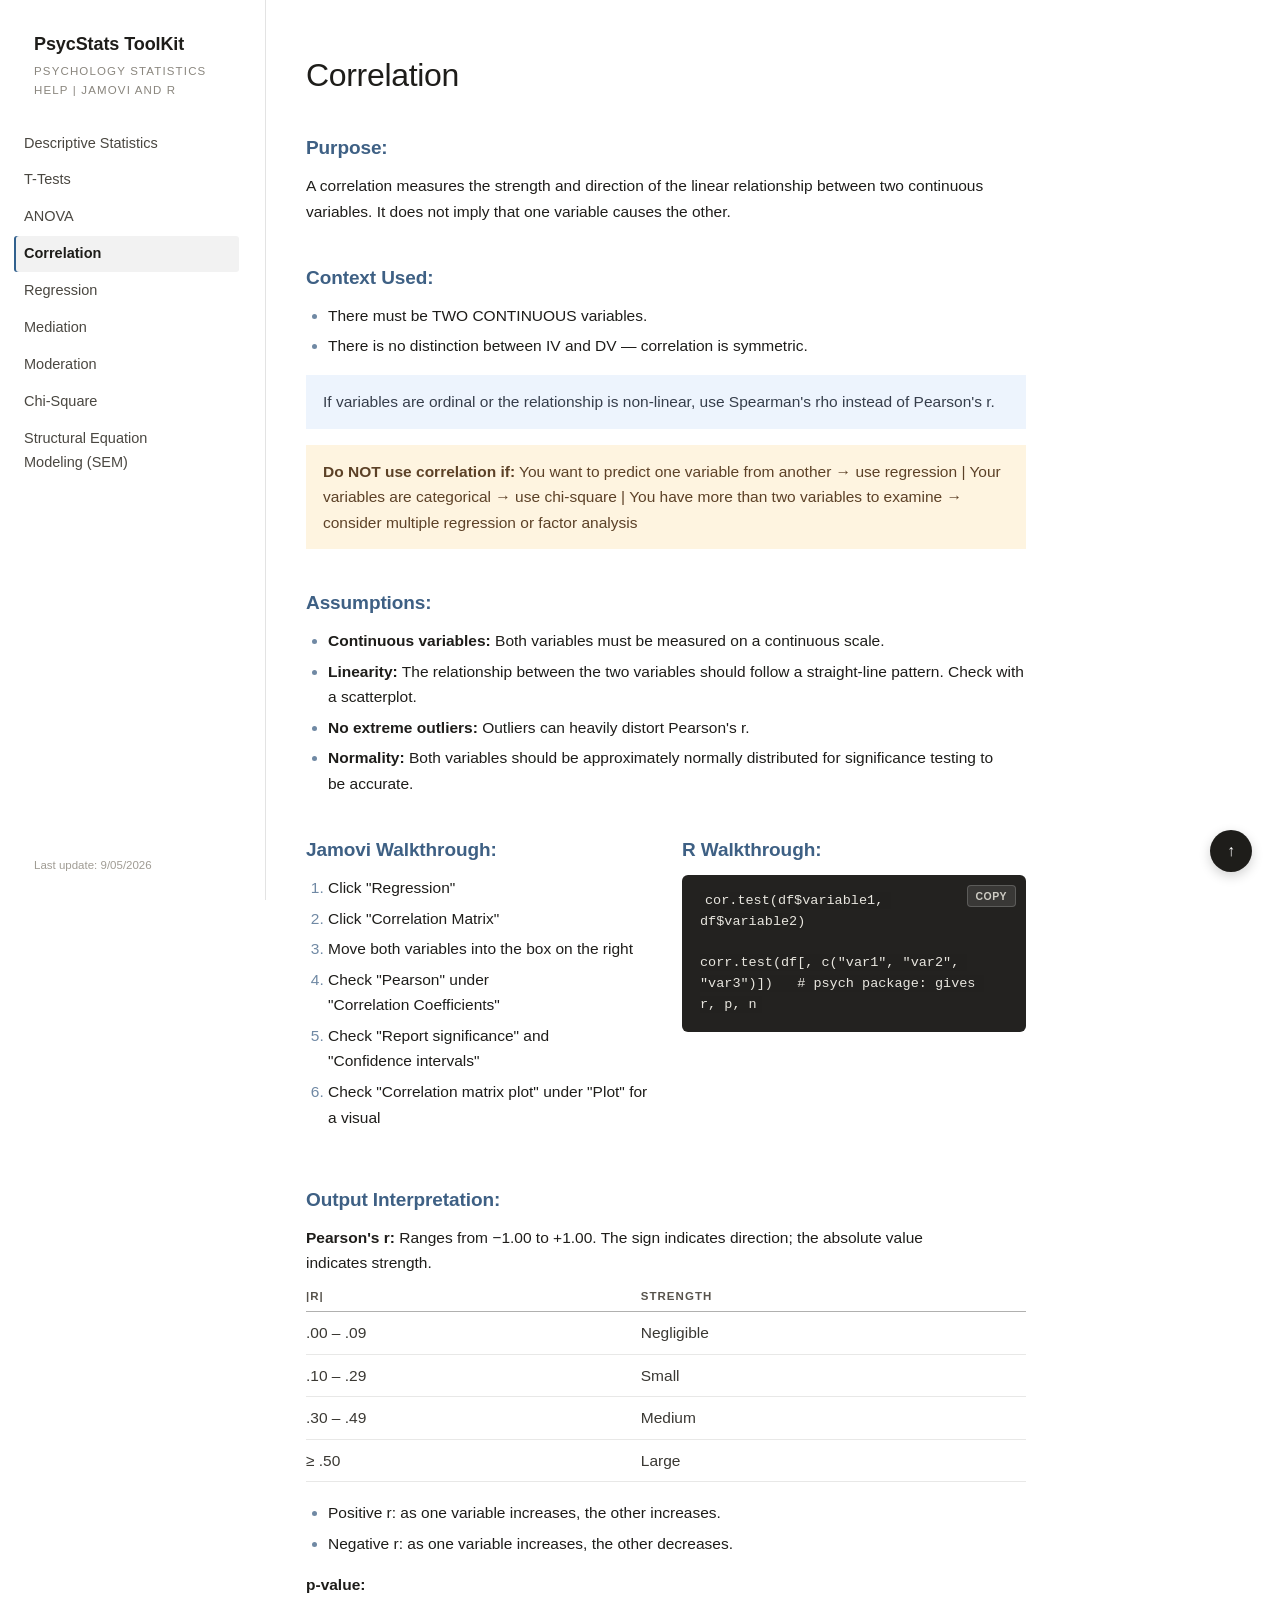
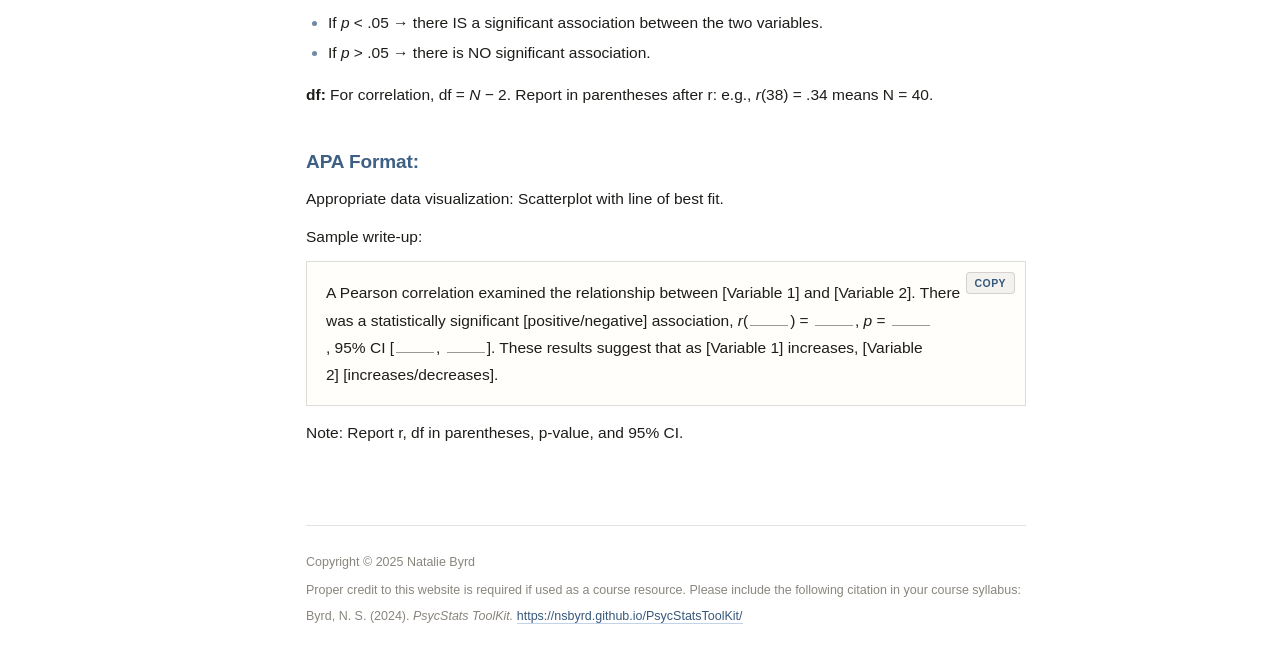
<file: correlation.html>
<!DOCTYPE html>
<html lang="en">
<head>
<meta charset="utf-8">
<meta name="viewport" content="width=device-width, initial-scale=1">
<title>Correlation · PsycStats ToolKit</title>
<meta name="description" content="How to run and interpret a Pearson correlation in Jamovi and R, including assumptions, effect size benchmarks, and APA write-up examples.">
<link rel="icon" type="image/png" href="favicon.png">
<link rel="preconnect" href="https://fonts.googleapis.com">
<link rel="preconnect" href="https://fonts.gstatic.com" crossorigin="">
<link href="https://fonts.googleapis.com/css2?family=Source+Serif+4:opsz,wght@8..60,400;8..60,600&display=swap" rel="stylesheet">
<link rel="stylesheet" href="style.css">
</head>
<body>
<div class="layout" id="top">

  <aside class="sidebar">
    <a class="logo-link" href="index.html">
      <div class="logo-title">PsycStats ToolKit</div>
      <div class="logo-subtitle">PSYCHOLOGY STATISTICS HELP | JAMOVI AND R</div>
    </a>
    <input type="checkbox" id="navToggle" class="nav-toggle-input" hidden>
    <label for="navToggle" class="nav-toggle-label">Topics</label>
    <nav class="sidebar-nav">
      <a class="nav-item" href="descriptives.html">Descriptive Statistics</a>
      <a class="nav-item" href="ttest.html">T-Tests</a>
      <a class="nav-item" href="anova.html">ANOVA</a>
      <a class="nav-item active" href="correlation.html">Correlation</a>
      <a class="nav-item" href="regression.html">Regression</a>
      <a class="nav-item" href="mediation.html">Mediation</a>
      <a class="nav-item" href="moderation.html">Moderation</a>
      <a class="nav-item" href="chisquare.html">Chi-Square</a>
      <a class="nav-item" href="sem.html">Structural Equation Modeling (SEM)</a>
    </nav>
    <div class="last-update">Last update: 9/05/2026</div>
  </aside>

  <main class="content">
   <div class="content-inner">

<div>
      <h1>Correlation</h1>
      <h2>Purpose:</h2>
      <p>A correlation measures the strength and direction of the linear relationship between two continuous variables. It does not imply that one variable causes the other.</p>
      <h2>Context Used:</h2>
      <ul>
        <li>There must be TWO CONTINUOUS variables.</li>
        <li>There is no distinction between IV and DV — correlation is symmetric.</li>
      </ul>
      <div style="background:oklch(0.965 0.014 250);padding:14px 17px;margin:0 0 16px;font-size:15.5px;line-height:1.65;color:oklch(0.36 0.025 260)">If variables are ordinal or the relationship is non-linear, use Spearman's rho instead of Pearson's r.</div>
      <div style="background:oklch(0.97 0.028 85);padding:14px 17px;margin:0 0 16px;font-size:15.5px;line-height:1.65;color:oklch(0.4 0.055 65)"><strong>Do NOT use correlation if:</strong> You want to predict one variable from another → use regression | Your variables are categorical → use chi-square | You have more than two variables to examine → consider multiple regression or factor analysis</div>
      <h2>Assumptions:</h2>
      <ul>
        <li><strong>Continuous variables:</strong> Both variables must be measured on a continuous scale.</li>
        <li><strong>Linearity:</strong> The relationship between the two variables should follow a straight-line pattern. Check with a scatterplot.</li>
        <li><strong>No extreme outliers:</strong> Outliers can heavily distort Pearson's r.</li>
        <li><strong>Normality:</strong> Both variables should be approximately normally distributed for significance testing to be accurate.</li>
      </ul>
      <div style="display:grid;grid-template-columns:minmax(0,1fr) minmax(0,1fr);gap:32px;align-items:start;margin-top:42px">
        <div>
          <h2 style="margin:0 0 12px">Jamovi Walkthrough:</h2>
          <ol>
            <li>Click "Regression"</li>
            <li>Click "Correlation Matrix"</li>
            <li>Move both variables into the box on the right</li>
            <li>Check "Pearson" under "Correlation Coefficients"</li>
            <li>Check "Report significance" and "Confidence intervals"</li>
            <li>Check "Correlation matrix plot" under "Plot" for a visual</li>
          </ol>
        </div>
        <div>
          <h2 style="margin:0 0 12px">R Walkthrough:</h2>
          <pre style="position:relative;background:#232220;color:#e8e6df;border-radius:6px;padding:16px 44px 16px 18px;white-space:pre-wrap;word-break:break-word;font:13px/1.6 ui-monospace,Menlo,monospace;margin:0" data-copy=""><button class="copy-btn" style="position:absolute;top:10px;right:10px;font:600 10.5px &quot;Helvetica Neue&quot;,Helvetica,Arial,sans-serif;letter-spacing:.04em;text-transform:uppercase;color:#cfcdc5;background:rgba(255,255,255,.1);border:1px solid rgba(255,255,255,.18);border-radius:4px;padding:4px 8px;cursor:pointer">Copy</button><code data-copy-text="">cor.test(df$variable1, df$variable2)

corr.test(df[, c("var1", "var2", "var3")])   # psych package: gives r, p, n</code></pre>
        </div>
      </div>
      <h2>Output Interpretation:</h2>
      <p><strong>Pearson's r:</strong> Ranges from −1.00 to +1.00. The sign indicates direction; the absolute value indicates strength.</p>
      <table>
        <tr><th>|r|</th><th>Strength</th></tr>
        <tr><td>.00 – .09</td><td>Negligible</td></tr>
        <tr><td>.10 – .29</td><td>Small</td></tr>
        <tr><td>.30 – .49</td><td>Medium</td></tr>
        <tr><td>≥ .50</td><td>Large</td></tr>
      </table>
      <ul style="margin-top:8px">
        <li>Positive r: as one variable increases, the other increases.</li>
        <li>Negative r: as one variable increases, the other decreases.</li>
      </ul>
      <p><strong>p-value:</strong></p>
      <ul>
        <li>If <em>p</em> &lt; .05 → there IS a significant association between the two variables.</li>
        <li>If <em>p</em> &gt; .05 → there is NO significant association.</li>
      </ul>
      <p><strong>df:</strong> For correlation, df = <em>N</em> − 2. Report in parentheses after r: e.g., <em>r</em>(38) = .34 means N = 40.</p>
      <h2>APA Format:</h2>
      <p>Appropriate data visualization: Scatterplot with line of best fit.</p>
      <p>Sample write-up:</p>
      <div style="position:relative;background:#fffefb;border:1px solid rgba(30,29,26,.15);padding:17px 60px 17px 19px;margin:8px 0 14px;font-size:15.5px;line-height:1.75" data-copy=""><button class="copy-btn" style="position:absolute;top:10px;right:10px;font:600 10.5px &quot;Helvetica Neue&quot;,Helvetica,Arial,sans-serif;letter-spacing:.04em;text-transform:uppercase;color:oklch(0.45 0.07 250);background:rgba(30,29,26,.05);border:1px solid rgba(30,29,26,.15);border-radius:4px;padding:4px 8px;cursor:pointer">Copy</button><div data-copy-text="">A Pearson correlation examined the relationship between [Variable 1] and [Variable 2]. There was a statistically significant [positive/negative] association, <em>r</em>(<span style="display:inline-block;min-width:38px;border-bottom:1px solid rgba(30,29,26,.45);margin:0 2px"></span>) = <span style="display:inline-block;min-width:38px;border-bottom:1px solid rgba(30,29,26,.45);margin:0 2px"></span>, <em>p</em> = <span style="display:inline-block;min-width:38px;border-bottom:1px solid rgba(30,29,26,.45);margin:0 2px"></span>, 95% CI [<span style="display:inline-block;min-width:38px;border-bottom:1px solid rgba(30,29,26,.45);margin:0 2px"></span>, <span style="display:inline-block;min-width:38px;border-bottom:1px solid rgba(30,29,26,.45);margin:0 2px"></span>]. These results suggest that as [Variable 1] increases, [Variable 2] [increases/decreases].</div></div>
      <p>Note: Report r, df in parentheses, p-value, and 95% CI.</p>
    </div>

   <footer class="site-footer">
     <p style="margin:0">Copyright &copy; 2025 Natalie Byrd</p>
     <p style="margin:6px 0 0">Proper credit to this website is required if used as a course resource. Please include the following citation in your course syllabus:</p>
     <p style="margin:4px 0 0">Byrd, N. S. (2024). <em>PsycStats ToolKit.</em> <a href="https://nsbyrd.github.io/PsycStatsToolKit/" target="_blank">https://nsbyrd.github.io/PsycStatsToolKit/</a></p>
   </footer>
   </div>
  </main>
</div>
<a href="#top" class="back-to-top" aria-label="Back to top">&uarr;</a>
<script src="script.js" defer></script>
</body>
</html>
</file>
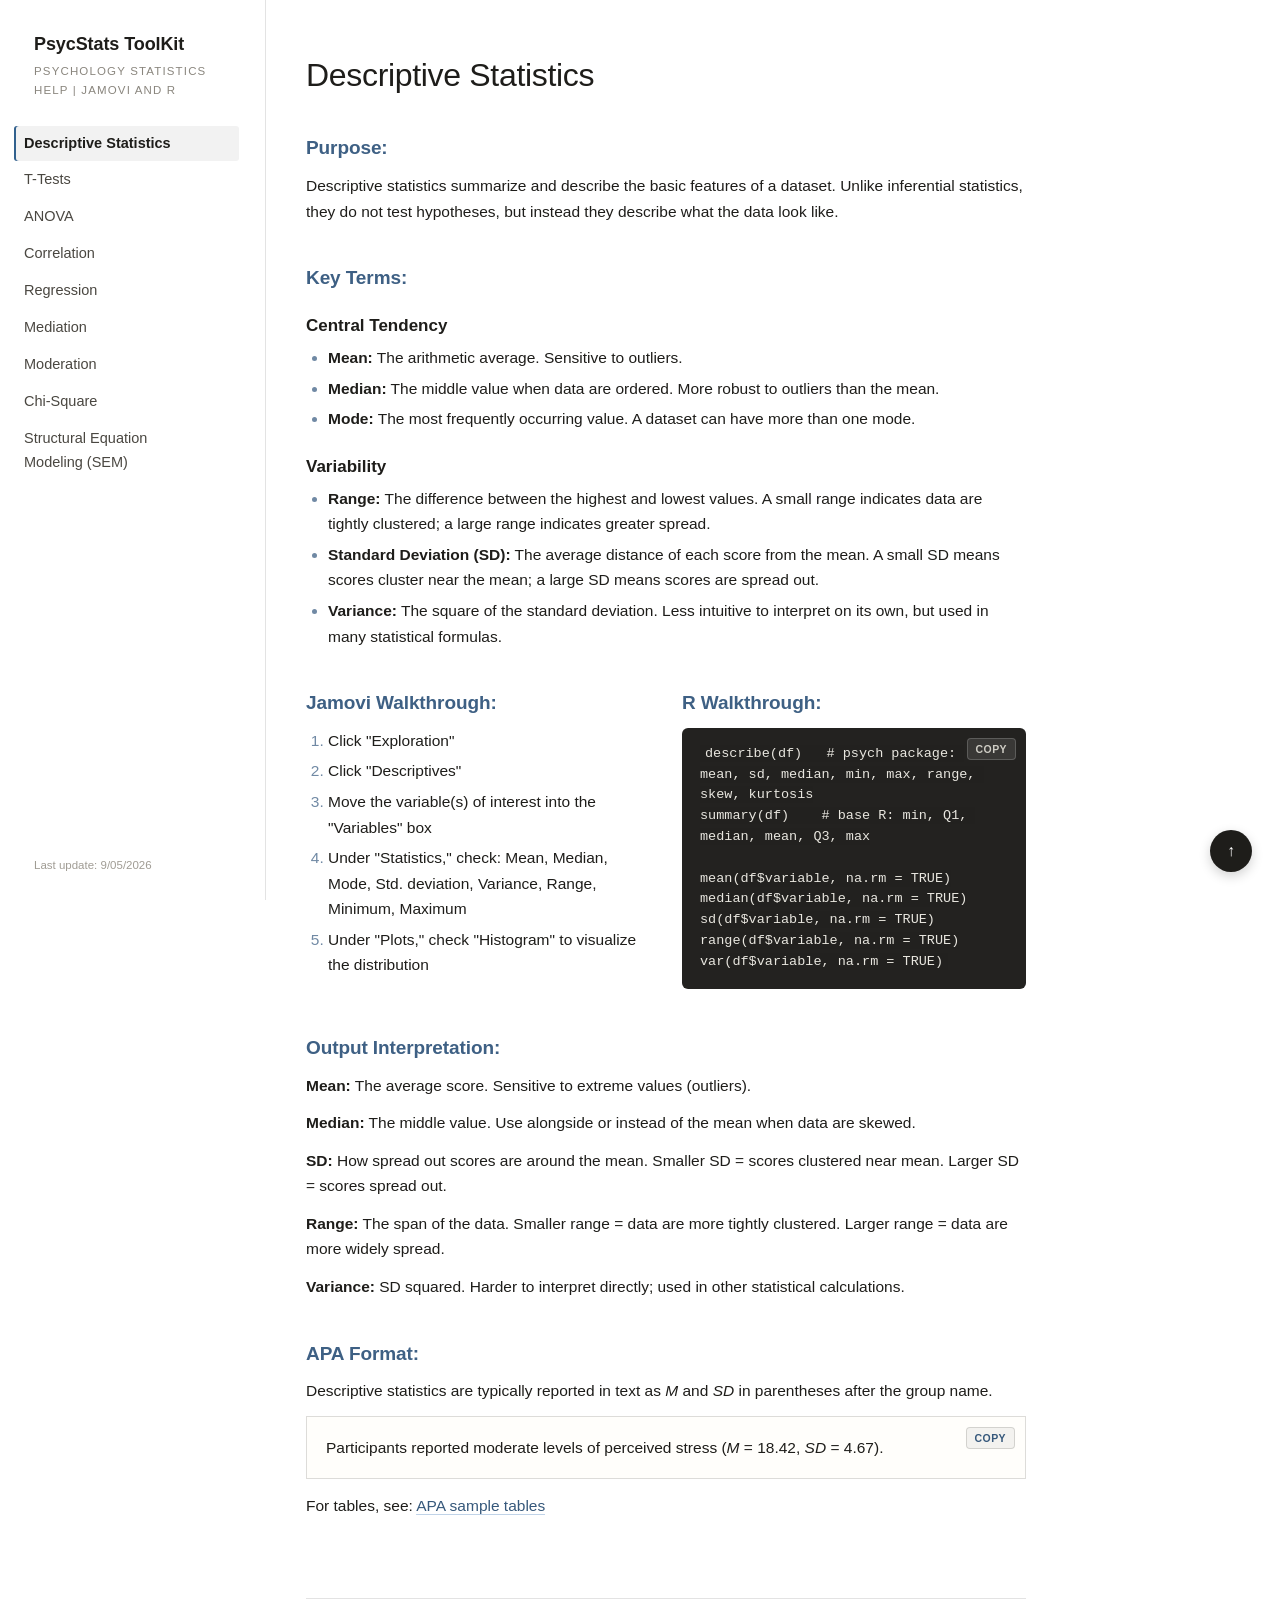
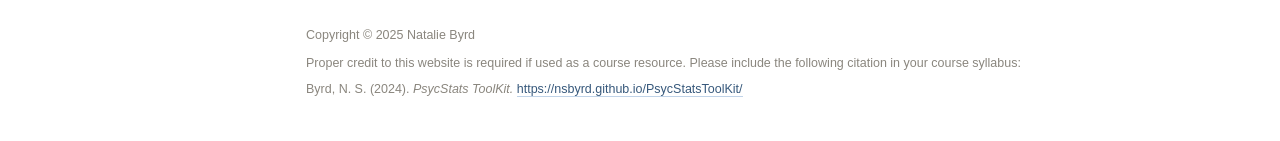
<file: descriptives.html>
<!DOCTYPE html>
<html lang="en">
<head>
<meta charset="utf-8">
<meta name="viewport" content="width=device-width, initial-scale=1">
<title>Descriptive Statistics · PsycStats ToolKit</title>
<meta name="description" content="How to compute and interpret mean, median, mode, standard deviation, variance, and range in Jamovi and R, with APA-style reporting examples.">
<link rel="icon" type="image/png" href="favicon.png">
<link rel="preconnect" href="https://fonts.googleapis.com">
<link rel="preconnect" href="https://fonts.gstatic.com" crossorigin="">
<link href="https://fonts.googleapis.com/css2?family=Source+Serif+4:opsz,wght@8..60,400;8..60,600&display=swap" rel="stylesheet">
<link rel="stylesheet" href="style.css">
</head>
<body>
<div class="layout" id="top">

  <aside class="sidebar">
    <a class="logo-link" href="index.html">
      <div class="logo-title">PsycStats ToolKit</div>
      <div class="logo-subtitle">PSYCHOLOGY STATISTICS HELP | JAMOVI AND R</div>
    </a>
    <input type="checkbox" id="navToggle" class="nav-toggle-input" hidden>
    <label for="navToggle" class="nav-toggle-label">Topics</label>
    <nav class="sidebar-nav">
      <a class="nav-item active" href="descriptives.html">Descriptive Statistics</a>
      <a class="nav-item" href="ttest.html">T-Tests</a>
      <a class="nav-item" href="anova.html">ANOVA</a>
      <a class="nav-item" href="correlation.html">Correlation</a>
      <a class="nav-item" href="regression.html">Regression</a>
      <a class="nav-item" href="mediation.html">Mediation</a>
      <a class="nav-item" href="moderation.html">Moderation</a>
      <a class="nav-item" href="chisquare.html">Chi-Square</a>
      <a class="nav-item" href="sem.html">Structural Equation Modeling (SEM)</a>
    </nav>
    <div class="last-update">Last update: 9/05/2026</div>
  </aside>

  <main class="content">
   <div class="content-inner">

<div>
      <h1>Descriptive Statistics</h1>
      <h2>Purpose:</h2>
      <p>Descriptive statistics summarize and describe the basic features of a dataset. Unlike inferential statistics, they do not test hypotheses, but instead they describe what the data look like.</p>
      <h2>Key Terms:</h2>
      <h3>Central Tendency</h3>
      <ul>
        <li><strong>Mean:</strong> The arithmetic average. Sensitive to outliers.</li>
        <li><strong>Median:</strong> The middle value when data are ordered. More robust to outliers than the mean.</li>
        <li><strong>Mode:</strong> The most frequently occurring value. A dataset can have more than one mode.</li>
      </ul>
      <h3>Variability</h3>
      <ul>
        <li><strong>Range:</strong> The difference between the highest and lowest values. A small range indicates data are tightly clustered; a large range indicates greater spread.</li>
        <li><strong>Standard Deviation (SD):</strong> The average distance of each score from the mean. A small SD means scores cluster near the mean; a large SD means scores are spread out.</li>
        <li><strong>Variance:</strong> The square of the standard deviation. Less intuitive to interpret on its own, but used in many statistical formulas.</li>
      </ul>
      <div style="display:grid;grid-template-columns:minmax(0,1fr) minmax(0,1fr);gap:32px;align-items:start;margin-top:42px">
        <div>
          <h2 style="margin:0 0 12px">Jamovi Walkthrough:</h2>
          <ol>
            <li>Click "Exploration"</li>
            <li>Click "Descriptives"</li>
            <li>Move the variable(s) of interest into the "Variables" box</li>
            <li>Under "Statistics," check: Mean, Median, Mode, Std. deviation, Variance, Range, Minimum, Maximum</li>
            <li>Under "Plots," check "Histogram" to visualize the distribution</li>
          </ol>
        </div>
        <div>
          <h2 style="margin:0 0 12px">R Walkthrough:</h2>
          <pre style="position:relative;background:#232220;color:#e8e6df;border-radius:6px;padding:16px 44px 16px 18px;white-space:pre-wrap;word-break:break-word;font:13px/1.6 ui-monospace,Menlo,monospace;margin:0" data-copy=""><button class="copy-btn" style="position:absolute;top:10px;right:10px;font:600 10.5px &quot;Helvetica Neue&quot;,Helvetica,Arial,sans-serif;letter-spacing:.04em;text-transform:uppercase;color:#cfcdc5;background:rgba(255,255,255,.1);border:1px solid rgba(255,255,255,.18);border-radius:4px;padding:4px 8px;cursor:pointer">Copy</button><code data-copy-text="">describe(df)   # psych package: mean, sd, median, min, max, range, skew, kurtosis
summary(df)    # base R: min, Q1, median, mean, Q3, max

mean(df$variable, na.rm = TRUE)
median(df$variable, na.rm = TRUE)
sd(df$variable, na.rm = TRUE)
range(df$variable, na.rm = TRUE)
var(df$variable, na.rm = TRUE)</code></pre>
        </div>
      </div>
      <h2>Output Interpretation:</h2>
      <p><strong>Mean:</strong> The average score. Sensitive to extreme values (outliers).</p>
      <p><strong>Median:</strong> The middle value. Use alongside or instead of the mean when data are skewed.</p>
      <p><strong>SD:</strong> How spread out scores are around the mean. Smaller SD = scores clustered near mean. Larger SD = scores spread out.</p>
      <p><strong>Range:</strong> The span of the data. Smaller range = data are more tightly clustered. Larger range = data are more widely spread.</p>
      <p><strong>Variance:</strong> SD squared. Harder to interpret directly; used in other statistical calculations.</p>
      <h2>APA Format:</h2>
      <p>Descriptive statistics are typically reported in text as <em>M</em> and <em>SD</em> in parentheses after the group name.</p>
      <div style="position:relative;background:#fffefb;border:1px solid rgba(30,29,26,.15);padding:17px 60px 17px 19px;margin:8px 0 14px;font-size:15.5px;line-height:1.75" data-copy=""><button class="copy-btn" style="position:absolute;top:10px;right:10px;font:600 10.5px &quot;Helvetica Neue&quot;,Helvetica,Arial,sans-serif;letter-spacing:.04em;text-transform:uppercase;color:oklch(0.45 0.07 250);background:rgba(30,29,26,.05);border:1px solid rgba(30,29,26,.15);border-radius:4px;padding:4px 8px;cursor:pointer">Copy</button><div data-copy-text="">Participants reported moderate levels of perceived stress (<em>M</em> = 18.42, <em>SD</em> = 4.67).</div></div>
      <p style="margin-top:12px">For tables, see: <a href="https://apastyle.apa.org/style-grammar-guidelines/tables-figures/sample-tables" target="_blank">APA sample tables</a></p>
    </div>

   <footer class="site-footer">
     <p style="margin:0">Copyright &copy; 2025 Natalie Byrd</p>
     <p style="margin:6px 0 0">Proper credit to this website is required if used as a course resource. Please include the following citation in your course syllabus:</p>
     <p style="margin:4px 0 0">Byrd, N. S. (2024). <em>PsycStats ToolKit.</em> <a href="https://nsbyrd.github.io/PsycStatsToolKit/" target="_blank">https://nsbyrd.github.io/PsycStatsToolKit/</a></p>
   </footer>
   </div>
  </main>
</div>
<a href="#top" class="back-to-top" aria-label="Back to top">&uarr;</a>
<script src="script.js" defer></script>
</body>
</html>
</file>
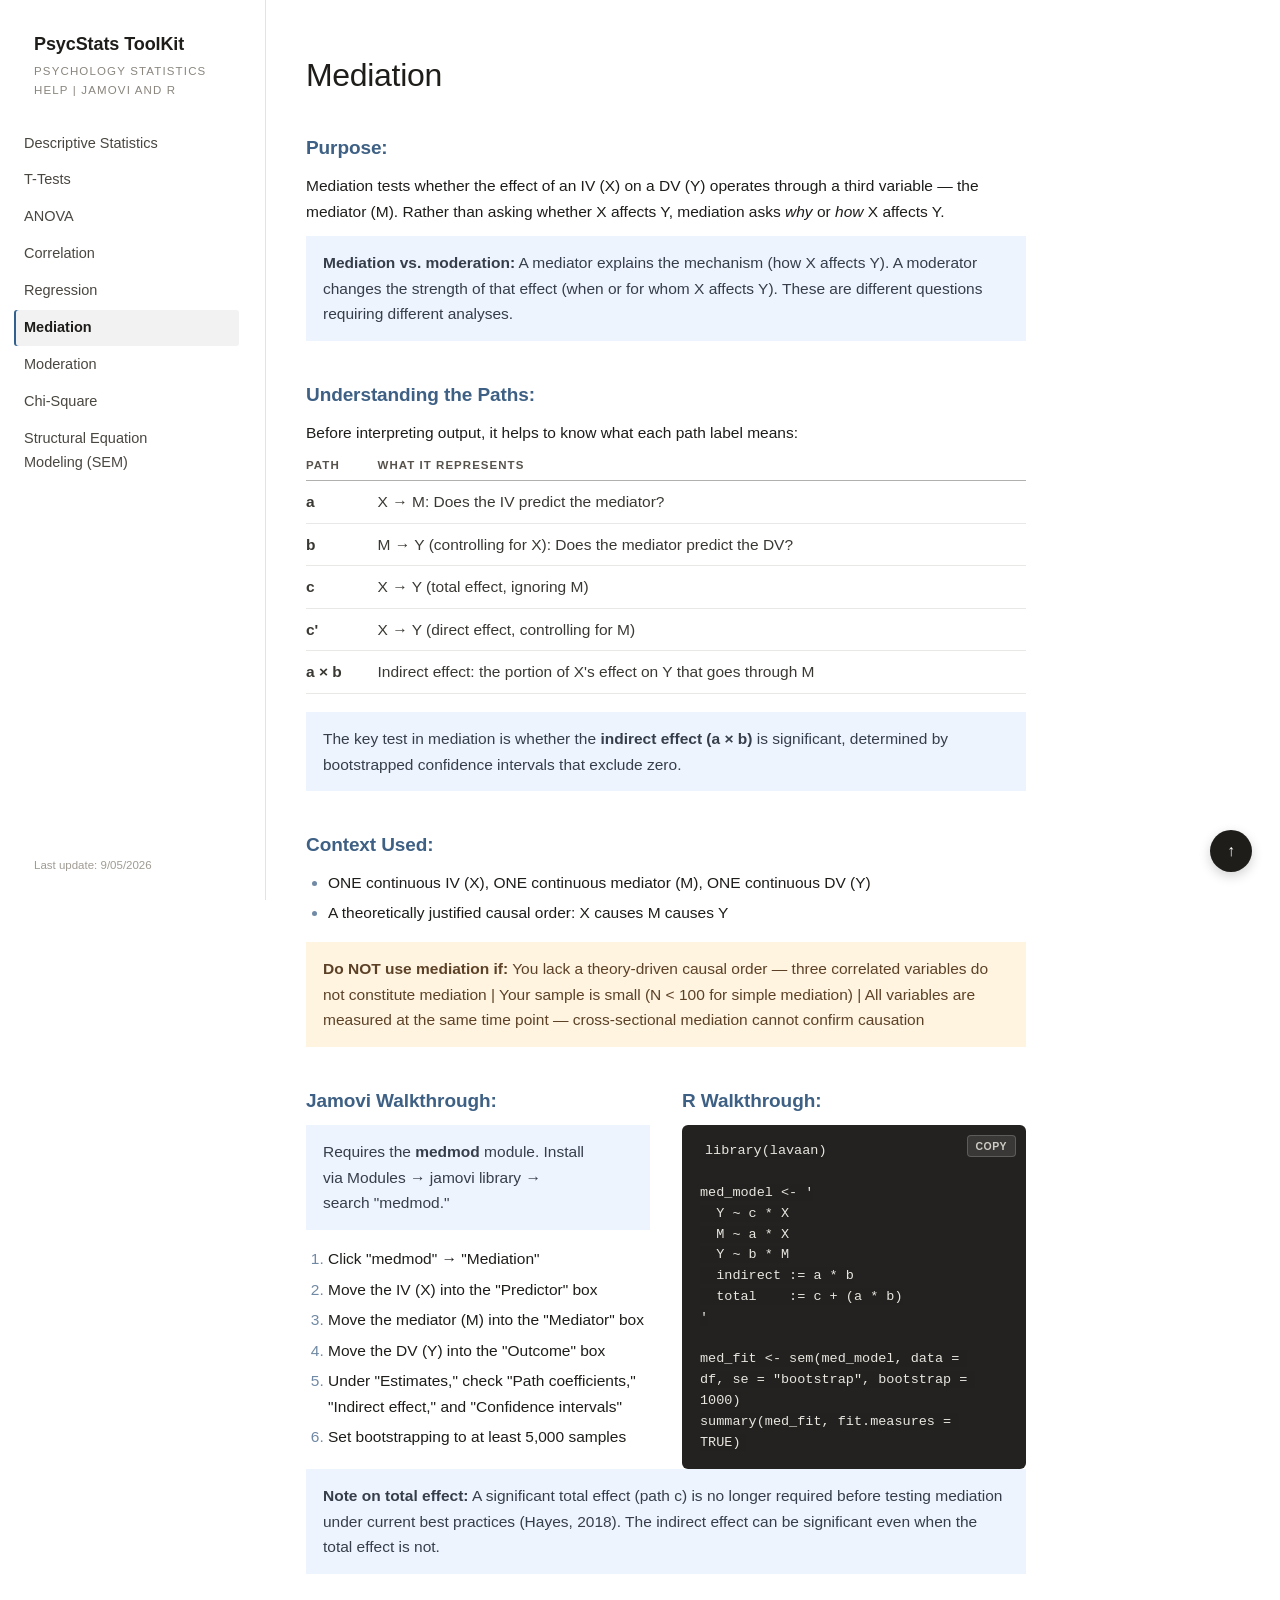
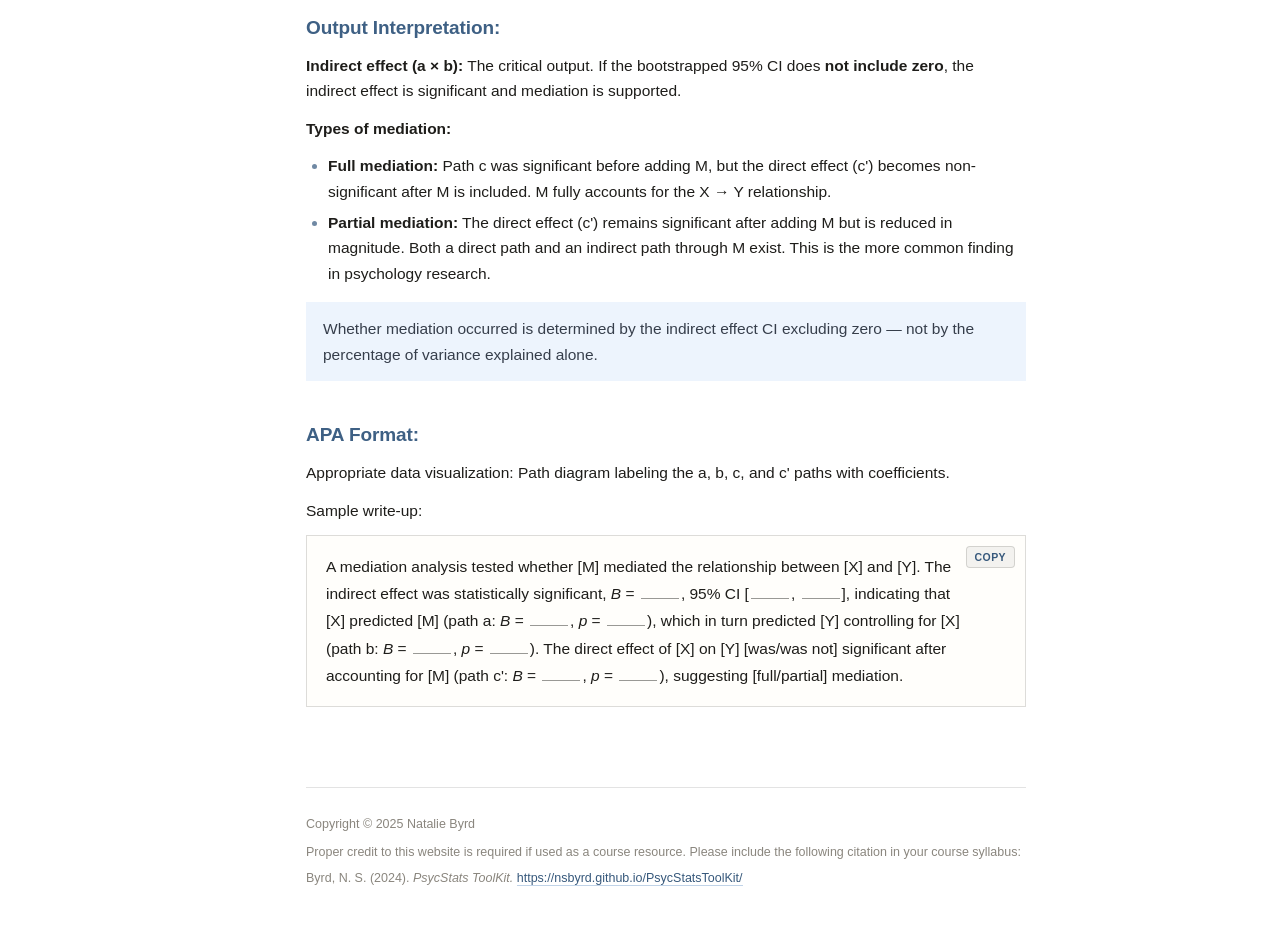
<file: mediation.html>
<!DOCTYPE html>
<html lang="en">
<head>
<meta charset="utf-8">
<meta name="viewport" content="width=device-width, initial-scale=1">
<title>Mediation · PsycStats ToolKit</title>
<meta name="description" content="How to test whether a third variable mediates the relationship between two variables, with Jamovi and R walkthroughs and APA write-up examples.">
<link rel="icon" type="image/png" href="favicon.png">
<link rel="preconnect" href="https://fonts.googleapis.com">
<link rel="preconnect" href="https://fonts.gstatic.com" crossorigin="">
<link href="https://fonts.googleapis.com/css2?family=Source+Serif+4:opsz,wght@8..60,400;8..60,600&display=swap" rel="stylesheet">
<link rel="stylesheet" href="style.css">
</head>
<body>
<div class="layout" id="top">

  <aside class="sidebar">
    <a class="logo-link" href="index.html">
      <div class="logo-title">PsycStats ToolKit</div>
      <div class="logo-subtitle">PSYCHOLOGY STATISTICS HELP | JAMOVI AND R</div>
    </a>
    <input type="checkbox" id="navToggle" class="nav-toggle-input" hidden>
    <label for="navToggle" class="nav-toggle-label">Topics</label>
    <nav class="sidebar-nav">
      <a class="nav-item" href="descriptives.html">Descriptive Statistics</a>
      <a class="nav-item" href="ttest.html">T-Tests</a>
      <a class="nav-item" href="anova.html">ANOVA</a>
      <a class="nav-item" href="correlation.html">Correlation</a>
      <a class="nav-item" href="regression.html">Regression</a>
      <a class="nav-item active" href="mediation.html">Mediation</a>
      <a class="nav-item" href="moderation.html">Moderation</a>
      <a class="nav-item" href="chisquare.html">Chi-Square</a>
      <a class="nav-item" href="sem.html">Structural Equation Modeling (SEM)</a>
    </nav>
    <div class="last-update">Last update: 9/05/2026</div>
  </aside>

  <main class="content">
   <div class="content-inner">

<div>
      <h1>Mediation</h1>
      <h2>Purpose:</h2>
      <p>Mediation tests whether the effect of an IV (X) on a DV (Y) operates through a third variable — the mediator (M). Rather than asking whether X affects Y, mediation asks <em>why</em> or <em>how</em> X affects Y.</p>
      <div style="background:oklch(0.965 0.014 250);padding:14px 17px;margin:0 0 16px;font-size:15.5px;line-height:1.65;color:oklch(0.36 0.025 260)"><strong>Mediation vs. moderation:</strong> A mediator explains the mechanism (how X affects Y). A moderator changes the strength of that effect (when or for whom X affects Y). These are different questions requiring different analyses.</div>
      <h2>Understanding the Paths:</h2>
      <p>Before interpreting output, it helps to know what each path label means:</p>
      <table>
        <tr><th>Path</th><th>What it represents</th></tr>
        <tr><td><strong>a</strong></td><td>X → M: Does the IV predict the mediator?</td></tr>
        <tr><td><strong>b</strong></td><td>M → Y (controlling for X): Does the mediator predict the DV?</td></tr>
        <tr><td><strong>c</strong></td><td>X → Y (total effect, ignoring M)</td></tr>
        <tr><td><strong>c'</strong></td><td>X → Y (direct effect, controlling for M)</td></tr>
        <tr><td><strong>a × b</strong></td><td>Indirect effect: the portion of X's effect on Y that goes through M</td></tr>
      </table>
      <div style="background:oklch(0.965 0.014 250);padding:14px 17px;margin:0 0 16px;font-size:15.5px;line-height:1.65;color:oklch(0.36 0.025 260)">The key test in mediation is whether the <strong>indirect effect (a × b)</strong> is significant, determined by bootstrapped confidence intervals that exclude zero.</div>
      <h2>Context Used:</h2>
      <ul>
        <li>ONE continuous IV (X), ONE continuous mediator (M), ONE continuous DV (Y)</li>
        <li>A theoretically justified causal order: X causes M causes Y</li>
      </ul>
      <div style="background:oklch(0.97 0.028 85);padding:14px 17px;margin:0 0 16px;font-size:15.5px;line-height:1.65;color:oklch(0.4 0.055 65)"><strong>Do NOT use mediation if:</strong> You lack a theory-driven causal order — three correlated variables do not constitute mediation | Your sample is small (N &lt; 100 for simple mediation) | All variables are measured at the same time point — cross-sectional mediation cannot confirm causation</div>
      <div style="display:grid;grid-template-columns:minmax(0,1fr) minmax(0,1fr);gap:32px;align-items:start;margin-top:42px">
        <div>
          <h2 style="margin:0 0 12px">Jamovi Walkthrough:</h2>
          <div style="background:oklch(0.965 0.014 250);padding:14px 17px;margin:0 0 16px;font-size:15.5px;line-height:1.65;color:oklch(0.36 0.025 260)">Requires the <strong>medmod</strong> module. Install via Modules → jamovi library → search "medmod."</div>
          <ol>
            <li>Click "medmod" → "Mediation"</li>
            <li>Move the IV (X) into the "Predictor" box</li>
            <li>Move the mediator (M) into the "Mediator" box</li>
            <li>Move the DV (Y) into the "Outcome" box</li>
            <li>Under "Estimates," check "Path coefficients," "Indirect effect," and "Confidence intervals"</li>
            <li>Set bootstrapping to at least 5,000 samples</li>
          </ol>
        </div>
        <div>
          <h2 style="margin:0 0 12px">R Walkthrough:</h2>
          <pre style="position:relative;background:#232220;color:#e8e6df;border-radius:6px;padding:16px 44px 16px 18px;white-space:pre-wrap;word-break:break-word;font:13px/1.6 ui-monospace,Menlo,monospace;margin:0" data-copy=""><button class="copy-btn" style="position:absolute;top:10px;right:10px;font:600 10.5px &quot;Helvetica Neue&quot;,Helvetica,Arial,sans-serif;letter-spacing:.04em;text-transform:uppercase;color:#cfcdc5;background:rgba(255,255,255,.1);border:1px solid rgba(255,255,255,.18);border-radius:4px;padding:4px 8px;cursor:pointer">Copy</button><code data-copy-text="">library(lavaan)

med_model &lt;- '
  Y ~ c * X
  M ~ a * X
  Y ~ b * M
  indirect := a * b
  total    := c + (a * b)
'

med_fit &lt;- sem(med_model, data = df, se = "bootstrap", bootstrap = 1000)
summary(med_fit, fit.measures = TRUE)</code></pre>
        </div>
      </div>
      <div style="background:oklch(0.965 0.014 250);padding:14px 17px;margin:0 0 16px;font-size:15.5px;line-height:1.65;color:oklch(0.36 0.025 260)"><strong>Note on total effect:</strong> A significant total effect (path c) is no longer required before testing mediation under current best practices (Hayes, 2018). The indirect effect can be significant even when the total effect is not.</div>
      <h2>Output Interpretation:</h2>
      <p><strong>Indirect effect (a × b):</strong> The critical output. If the bootstrapped 95% CI does <strong>not include zero</strong>, the indirect effect is significant and mediation is supported.</p>
      <p><strong>Types of mediation:</strong></p>
      <ul>
        <li><strong>Full mediation:</strong> Path c was significant before adding M, but the direct effect (c') becomes non-significant after M is included. M fully accounts for the X → Y relationship.</li>
        <li><strong>Partial mediation:</strong> The direct effect (c') remains significant after adding M but is reduced in magnitude. Both a direct path and an indirect path through M exist. This is the more common finding in psychology research.</li>
      </ul>
      <div style="background:oklch(0.965 0.014 250);padding:14px 17px;margin:0 0 16px;font-size:15.5px;line-height:1.65;color:oklch(0.36 0.025 260)">Whether mediation occurred is determined by the indirect effect CI excluding zero — not by the percentage of variance explained alone.</div>
      <h2>APA Format:</h2>
      <p>Appropriate data visualization: Path diagram labeling the a, b, c, and c' paths with coefficients.</p>
      <p>Sample write-up:</p>
      <div style="position:relative;background:#fffefb;border:1px solid rgba(30,29,26,.15);padding:17px 60px 17px 19px;margin:8px 0 14px;font-size:15.5px;line-height:1.75" data-copy=""><button class="copy-btn" style="position:absolute;top:10px;right:10px;font:600 10.5px &quot;Helvetica Neue&quot;,Helvetica,Arial,sans-serif;letter-spacing:.04em;text-transform:uppercase;color:oklch(0.45 0.07 250);background:rgba(30,29,26,.05);border:1px solid rgba(30,29,26,.15);border-radius:4px;padding:4px 8px;cursor:pointer">Copy</button><div data-copy-text="">A mediation analysis tested whether [M] mediated the relationship between [X] and [Y]. The indirect effect was statistically significant, <em>B</em> = <span style="display:inline-block;min-width:38px;border-bottom:1px solid rgba(30,29,26,.45);margin:0 2px"></span>, 95% CI [<span style="display:inline-block;min-width:38px;border-bottom:1px solid rgba(30,29,26,.45);margin:0 2px"></span>, <span style="display:inline-block;min-width:38px;border-bottom:1px solid rgba(30,29,26,.45);margin:0 2px"></span>], indicating that [X] predicted [M] (path a: <em>B</em> = <span style="display:inline-block;min-width:38px;border-bottom:1px solid rgba(30,29,26,.45);margin:0 2px"></span>, <em>p</em> = <span style="display:inline-block;min-width:38px;border-bottom:1px solid rgba(30,29,26,.45);margin:0 2px"></span>), which in turn predicted [Y] controlling for [X] (path b: <em>B</em> = <span style="display:inline-block;min-width:38px;border-bottom:1px solid rgba(30,29,26,.45);margin:0 2px"></span>, <em>p</em> = <span style="display:inline-block;min-width:38px;border-bottom:1px solid rgba(30,29,26,.45);margin:0 2px"></span>). The direct effect of [X] on [Y] [was/was not] significant after accounting for [M] (path c': <em>B</em> = <span style="display:inline-block;min-width:38px;border-bottom:1px solid rgba(30,29,26,.45);margin:0 2px"></span>, <em>p</em> = <span style="display:inline-block;min-width:38px;border-bottom:1px solid rgba(30,29,26,.45);margin:0 2px"></span>), suggesting [full/partial] mediation.</div></div>
    </div>

   <footer class="site-footer">
     <p style="margin:0">Copyright &copy; 2025 Natalie Byrd</p>
     <p style="margin:6px 0 0">Proper credit to this website is required if used as a course resource. Please include the following citation in your course syllabus:</p>
     <p style="margin:4px 0 0">Byrd, N. S. (2024). <em>PsycStats ToolKit.</em> <a href="https://nsbyrd.github.io/PsycStatsToolKit/" target="_blank">https://nsbyrd.github.io/PsycStatsToolKit/</a></p>
   </footer>
   </div>
  </main>
</div>
<a href="#top" class="back-to-top" aria-label="Back to top">&uarr;</a>
<script src="script.js" defer></script>
</body>
</html>
</file>
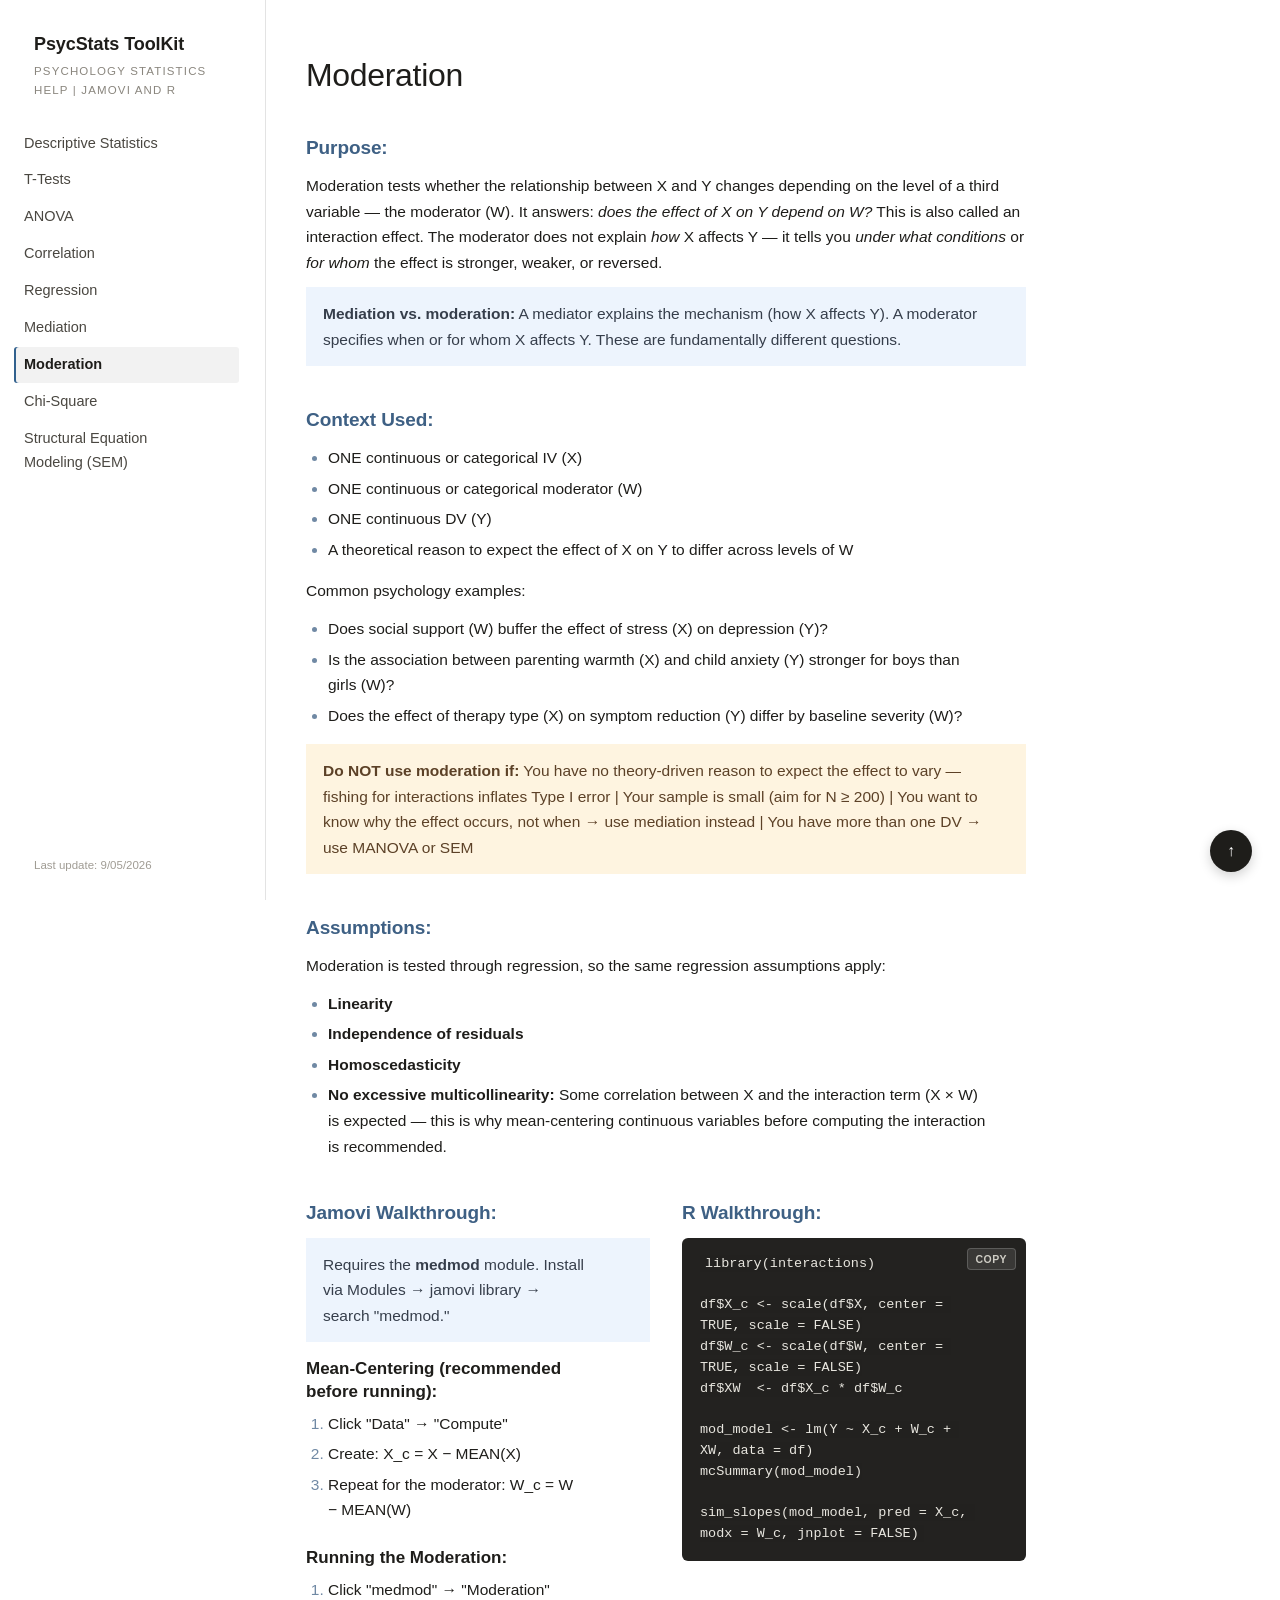
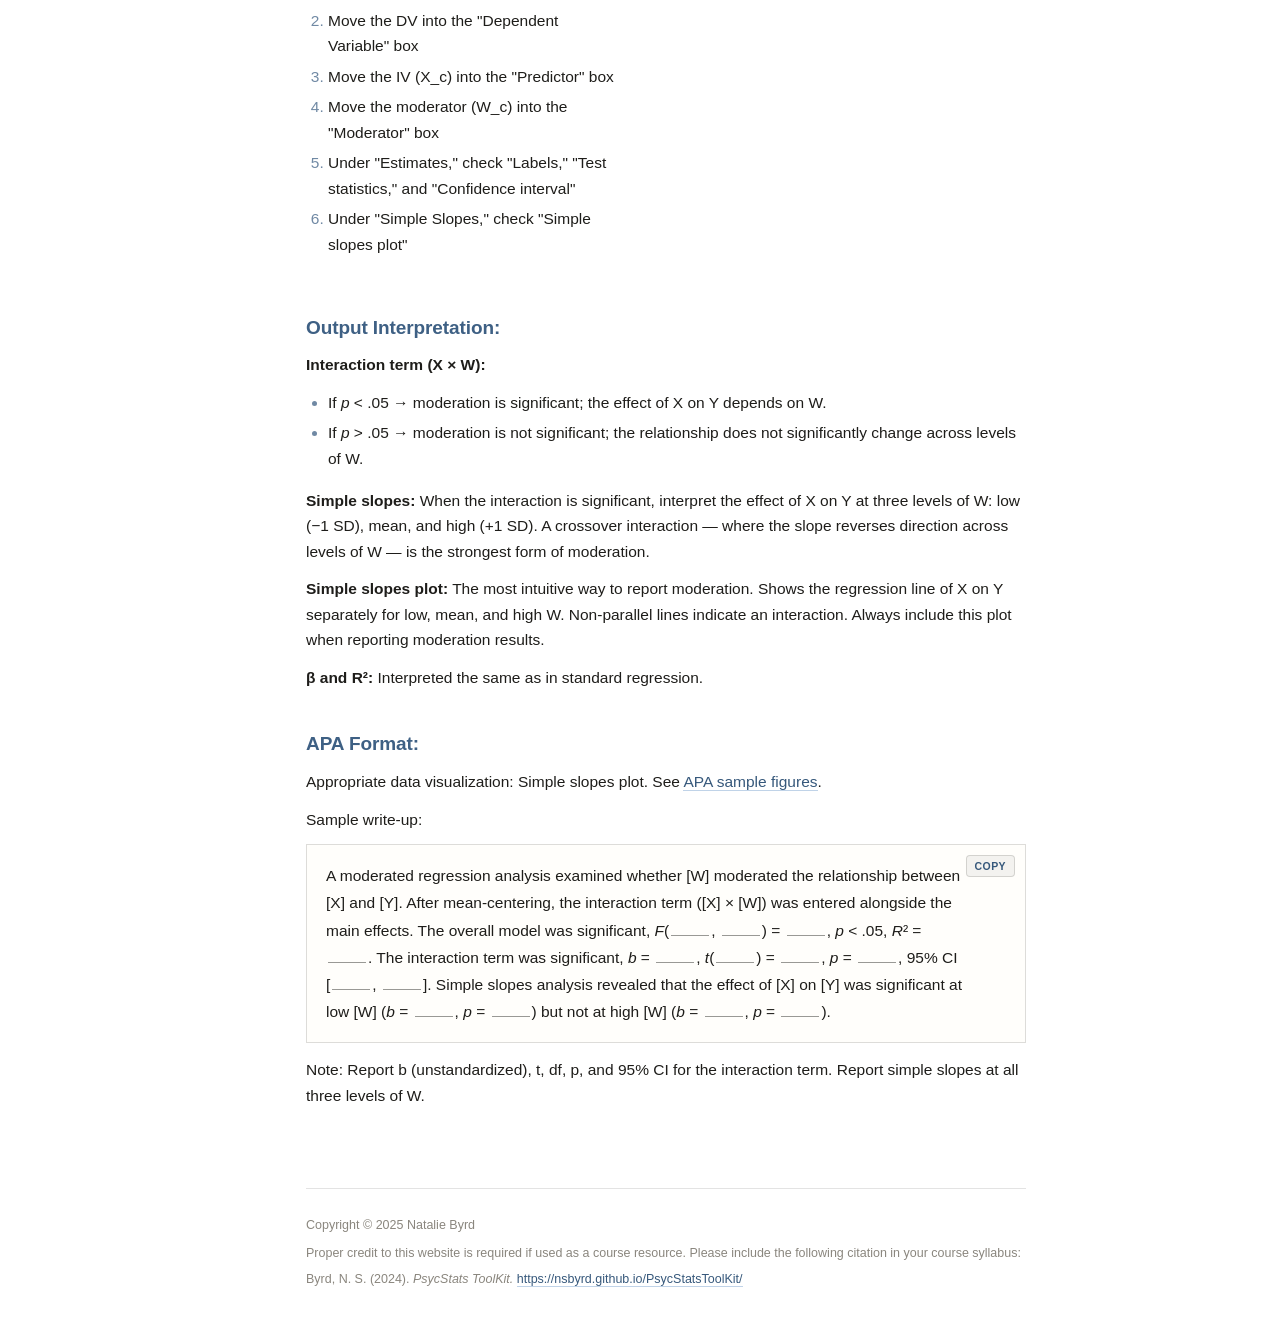
<file: moderation.html>
<!DOCTYPE html>
<html lang="en">
<head>
<meta charset="utf-8">
<meta name="viewport" content="width=device-width, initial-scale=1">
<title>Moderation · PsycStats ToolKit</title>
<meta name="description" content="How to test whether the relationship between two variables depends on a third, moderating variable, with mean-centering steps, Jamovi and R walkthroughs, and simple slopes interpretation.">
<link rel="icon" type="image/png" href="favicon.png">
<link rel="preconnect" href="https://fonts.googleapis.com">
<link rel="preconnect" href="https://fonts.gstatic.com" crossorigin="">
<link href="https://fonts.googleapis.com/css2?family=Source+Serif+4:opsz,wght@8..60,400;8..60,600&display=swap" rel="stylesheet">
<link rel="stylesheet" href="style.css">
</head>
<body>
<div class="layout" id="top">

  <aside class="sidebar">
    <a class="logo-link" href="index.html">
      <div class="logo-title">PsycStats ToolKit</div>
      <div class="logo-subtitle">PSYCHOLOGY STATISTICS HELP | JAMOVI AND R</div>
    </a>
    <input type="checkbox" id="navToggle" class="nav-toggle-input" hidden>
    <label for="navToggle" class="nav-toggle-label">Topics</label>
    <nav class="sidebar-nav">
      <a class="nav-item" href="descriptives.html">Descriptive Statistics</a>
      <a class="nav-item" href="ttest.html">T-Tests</a>
      <a class="nav-item" href="anova.html">ANOVA</a>
      <a class="nav-item" href="correlation.html">Correlation</a>
      <a class="nav-item" href="regression.html">Regression</a>
      <a class="nav-item" href="mediation.html">Mediation</a>
      <a class="nav-item active" href="moderation.html">Moderation</a>
      <a class="nav-item" href="chisquare.html">Chi-Square</a>
      <a class="nav-item" href="sem.html">Structural Equation Modeling (SEM)</a>
    </nav>
    <div class="last-update">Last update: 9/05/2026</div>
  </aside>

  <main class="content">
   <div class="content-inner">

<div>
      <h1>Moderation</h1>
      <h2>Purpose:</h2>
      <p>Moderation tests whether the relationship between X and Y changes depending on the level of a third variable — the moderator (W). It answers: <em>does the effect of X on Y depend on W?</em> This is also called an interaction effect. The moderator does not explain <em>how</em> X affects Y — it tells you <em>under what conditions</em> or <em>for whom</em> the effect is stronger, weaker, or reversed.</p>
      <div style="background:oklch(0.965 0.014 250);padding:14px 17px;margin:0 0 16px;font-size:15.5px;line-height:1.65;color:oklch(0.36 0.025 260)"><strong>Mediation vs. moderation:</strong> A mediator explains the mechanism (how X affects Y). A moderator specifies when or for whom X affects Y. These are fundamentally different questions.</div>
      <h2>Context Used:</h2>
      <ul>
        <li>ONE continuous or categorical IV (X)</li>
        <li>ONE continuous or categorical moderator (W)</li>
        <li>ONE continuous DV (Y)</li>
        <li>A theoretical reason to expect the effect of X on Y to differ across levels of W</li>
      </ul>
      <p>Common psychology examples:</p>
      <ul>
        <li>Does social support (W) buffer the effect of stress (X) on depression (Y)?</li>
        <li>Is the association between parenting warmth (X) and child anxiety (Y) stronger for boys than girls (W)?</li>
        <li>Does the effect of therapy type (X) on symptom reduction (Y) differ by baseline severity (W)?</li>
      </ul>
      <div style="background:oklch(0.97 0.028 85);padding:14px 17px;margin:0 0 16px;font-size:15.5px;line-height:1.65;color:oklch(0.4 0.055 65)"><strong>Do NOT use moderation if:</strong> You have no theory-driven reason to expect the effect to vary — fishing for interactions inflates Type I error | Your sample is small (aim for N ≥ 200) | You want to know why the effect occurs, not when → use mediation instead | You have more than one DV → use MANOVA or SEM</div>
      <h2>Assumptions:</h2>
      <p>Moderation is tested through regression, so the same regression assumptions apply:</p>
      <ul>
        <li><strong>Linearity</strong></li>
        <li><strong>Independence of residuals</strong></li>
        <li><strong>Homoscedasticity</strong></li>
        <li><strong>No excessive multicollinearity:</strong> Some correlation between X and the interaction term (X × W) is expected — this is why mean-centering continuous variables before computing the interaction is recommended.</li>
      </ul>
      <div style="display:grid;grid-template-columns:minmax(0,1fr) minmax(0,1fr);gap:32px;align-items:start;margin-top:42px">
        <div>
          <h2 style="margin:0 0 12px">Jamovi Walkthrough:</h2>
          <div style="background:oklch(0.965 0.014 250);padding:14px 17px;margin:0 0 16px;font-size:15.5px;line-height:1.65;color:oklch(0.36 0.025 260)">Requires the <strong>medmod</strong> module. Install via Modules → jamovi library → search "medmod."</div>
          <h3 style="margin-top:0">Mean-Centering (recommended before running):</h3>
          <ol>
            <li>Click "Data" → "Compute"</li>
            <li>Create: X_c = X − MEAN(X)</li>
            <li>Repeat for the moderator: W_c = W − MEAN(W)</li>
          </ol>
          <h3>Running the Moderation:</h3>
          <ol>
            <li>Click "medmod" → "Moderation"</li>
            <li>Move the DV into the "Dependent Variable" box</li>
            <li>Move the IV (X_c) into the "Predictor" box</li>
            <li>Move the moderator (W_c) into the "Moderator" box</li>
            <li>Under "Estimates," check "Labels," "Test statistics," and "Confidence interval"</li>
            <li>Under "Simple Slopes," check "Simple slopes plot"</li>
          </ol>
        </div>
        <div>
          <h2 style="margin:0 0 12px">R Walkthrough:</h2>
          <pre style="position:relative;background:#232220;color:#e8e6df;border-radius:6px;padding:16px 44px 16px 18px;white-space:pre-wrap;word-break:break-word;font:13px/1.6 ui-monospace,Menlo,monospace;margin:0" data-copy=""><button class="copy-btn" style="position:absolute;top:10px;right:10px;font:600 10.5px &quot;Helvetica Neue&quot;,Helvetica,Arial,sans-serif;letter-spacing:.04em;text-transform:uppercase;color:#cfcdc5;background:rgba(255,255,255,.1);border:1px solid rgba(255,255,255,.18);border-radius:4px;padding:4px 8px;cursor:pointer">Copy</button><code data-copy-text="">library(interactions)

df$X_c &lt;- scale(df$X, center = TRUE, scale = FALSE)
df$W_c &lt;- scale(df$W, center = TRUE, scale = FALSE)
df$XW  &lt;- df$X_c * df$W_c

mod_model &lt;- lm(Y ~ X_c + W_c + XW, data = df)
mcSummary(mod_model)

sim_slopes(mod_model, pred = X_c, modx = W_c, jnplot = FALSE)</code></pre>
        </div>
      </div>
      <h2>Output Interpretation:</h2>
      <p><strong>Interaction term (X × W):</strong></p>
      <ul>
        <li>If <em>p</em> &lt; .05 → moderation is significant; the effect of X on Y depends on W.</li>
        <li>If <em>p</em> &gt; .05 → moderation is not significant; the relationship does not significantly change across levels of W.</li>
      </ul>
      <p><strong>Simple slopes:</strong> When the interaction is significant, interpret the effect of X on Y at three levels of W: low (−1 SD), mean, and high (+1 SD). A crossover interaction — where the slope reverses direction across levels of W — is the strongest form of moderation.</p>
      <p><strong>Simple slopes plot:</strong> The most intuitive way to report moderation. Shows the regression line of X on Y separately for low, mean, and high W. Non-parallel lines indicate an interaction. Always include this plot when reporting moderation results.</p>
      <p><strong>β and R²:</strong> Interpreted the same as in standard regression.</p>
      <h2>APA Format:</h2>
      <p>Appropriate data visualization: Simple slopes plot. See <a href="https://apastyle.apa.org/style-grammar-guidelines/tables-figures/sample-figures" target="_blank">APA sample figures</a>.</p>
      <p>Sample write-up:</p>
      <div style="position:relative;background:#fffefb;border:1px solid rgba(30,29,26,.15);padding:17px 60px 17px 19px;margin:8px 0 14px;font-size:15.5px;line-height:1.75" data-copy=""><button class="copy-btn" style="position:absolute;top:10px;right:10px;font:600 10.5px &quot;Helvetica Neue&quot;,Helvetica,Arial,sans-serif;letter-spacing:.04em;text-transform:uppercase;color:oklch(0.45 0.07 250);background:rgba(30,29,26,.05);border:1px solid rgba(30,29,26,.15);border-radius:4px;padding:4px 8px;cursor:pointer">Copy</button><div data-copy-text="">A moderated regression analysis examined whether [W] moderated the relationship between [X] and [Y]. After mean-centering, the interaction term ([X] × [W]) was entered alongside the main effects. The overall model was significant, <em>F</em>(<span style="display:inline-block;min-width:38px;border-bottom:1px solid rgba(30,29,26,.45);margin:0 2px"></span>, <span style="display:inline-block;min-width:38px;border-bottom:1px solid rgba(30,29,26,.45);margin:0 2px"></span>) = <span style="display:inline-block;min-width:38px;border-bottom:1px solid rgba(30,29,26,.45);margin:0 2px"></span>, <em>p</em> &lt; .05, <em>R</em>² = <span style="display:inline-block;min-width:38px;border-bottom:1px solid rgba(30,29,26,.45);margin:0 2px"></span>. The interaction term was significant, <em>b</em> = <span style="display:inline-block;min-width:38px;border-bottom:1px solid rgba(30,29,26,.45);margin:0 2px"></span>, <em>t</em>(<span style="display:inline-block;min-width:38px;border-bottom:1px solid rgba(30,29,26,.45);margin:0 2px"></span>) = <span style="display:inline-block;min-width:38px;border-bottom:1px solid rgba(30,29,26,.45);margin:0 2px"></span>, <em>p</em> = <span style="display:inline-block;min-width:38px;border-bottom:1px solid rgba(30,29,26,.45);margin:0 2px"></span>, 95% CI [<span style="display:inline-block;min-width:38px;border-bottom:1px solid rgba(30,29,26,.45);margin:0 2px"></span>, <span style="display:inline-block;min-width:38px;border-bottom:1px solid rgba(30,29,26,.45);margin:0 2px"></span>]. Simple slopes analysis revealed that the effect of [X] on [Y] was significant at low [W] (<em>b</em> = <span style="display:inline-block;min-width:38px;border-bottom:1px solid rgba(30,29,26,.45);margin:0 2px"></span>, <em>p</em> = <span style="display:inline-block;min-width:38px;border-bottom:1px solid rgba(30,29,26,.45);margin:0 2px"></span>) but not at high [W] (<em>b</em> = <span style="display:inline-block;min-width:38px;border-bottom:1px solid rgba(30,29,26,.45);margin:0 2px"></span>, <em>p</em> = <span style="display:inline-block;min-width:38px;border-bottom:1px solid rgba(30,29,26,.45);margin:0 2px"></span>).</div></div>
      <p>Note: Report b (unstandardized), t, df, p, and 95% CI for the interaction term. Report simple slopes at all three levels of W.</p>
    </div>

   <footer class="site-footer">
     <p style="margin:0">Copyright &copy; 2025 Natalie Byrd</p>
     <p style="margin:6px 0 0">Proper credit to this website is required if used as a course resource. Please include the following citation in your course syllabus:</p>
     <p style="margin:4px 0 0">Byrd, N. S. (2024). <em>PsycStats ToolKit.</em> <a href="https://nsbyrd.github.io/PsycStatsToolKit/" target="_blank">https://nsbyrd.github.io/PsycStatsToolKit/</a></p>
   </footer>
   </div>
  </main>
</div>
<a href="#top" class="back-to-top" aria-label="Back to top">&uarr;</a>
<script src="script.js" defer></script>
</body>
</html>
</file>
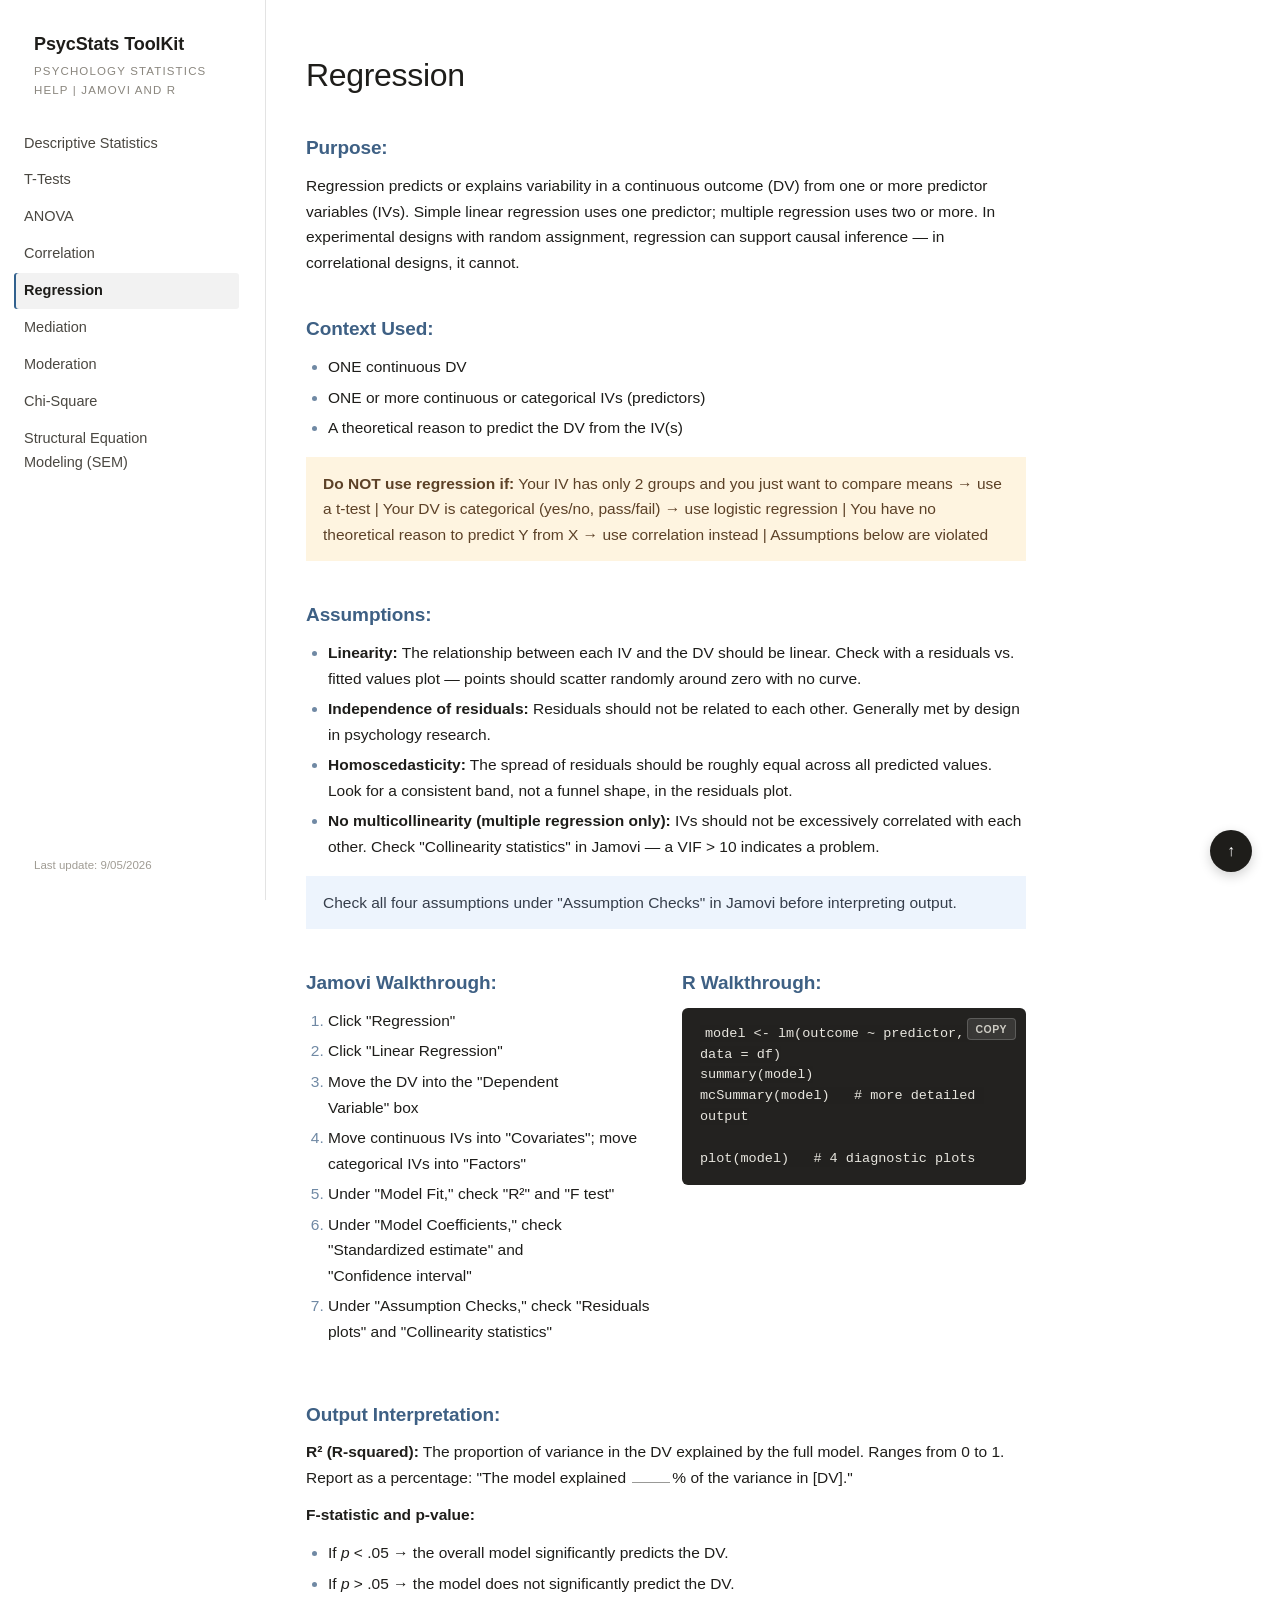
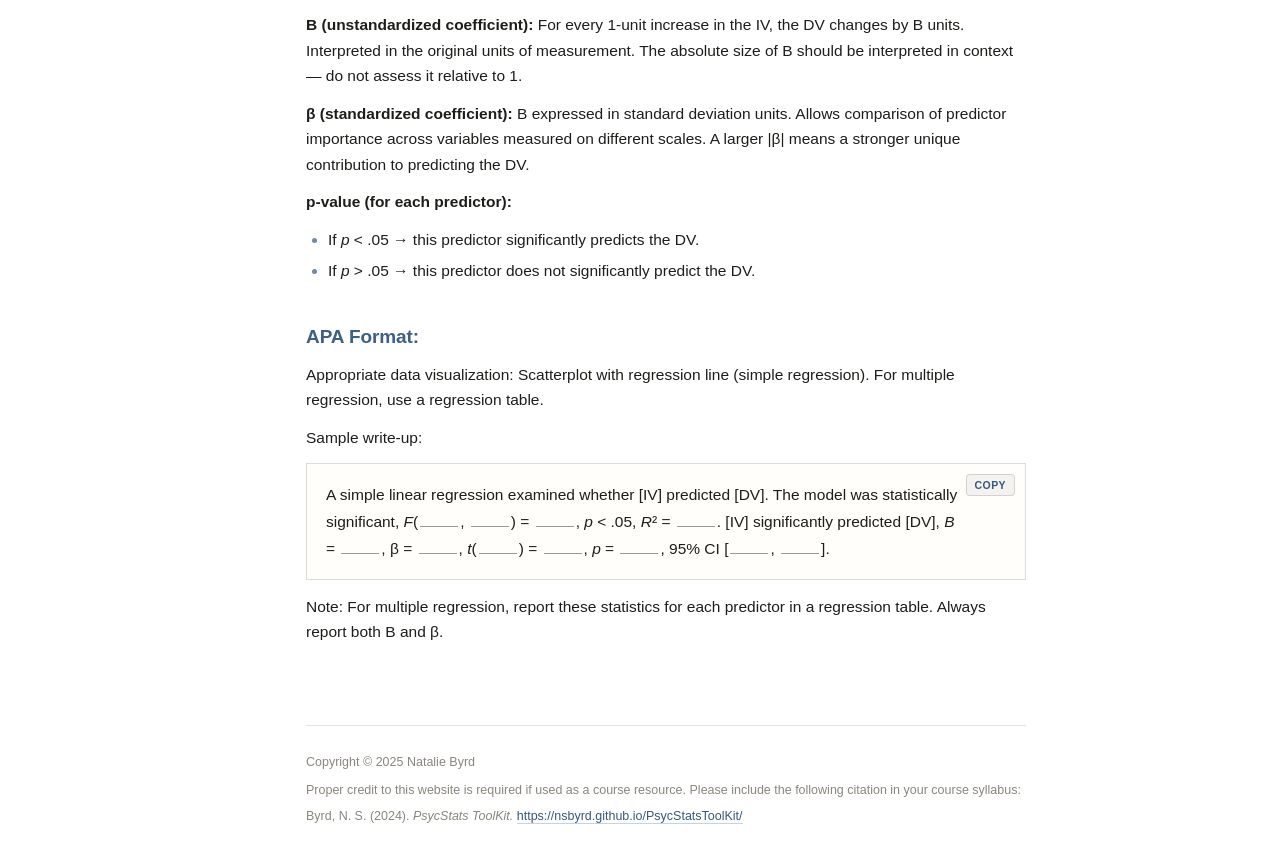
<file: regression.html>
<!DOCTYPE html>
<html lang="en">
<head>
<meta charset="utf-8">
<meta name="viewport" content="width=device-width, initial-scale=1">
<title>Regression · PsycStats ToolKit</title>
<meta name="description" content="A guide to simple and multiple linear regression: assumptions, Jamovi and R walkthroughs, interpreting B, beta, and R-squared, and APA-style reporting.">
<link rel="icon" type="image/png" href="favicon.png">
<link rel="preconnect" href="https://fonts.googleapis.com">
<link rel="preconnect" href="https://fonts.gstatic.com" crossorigin="">
<link href="https://fonts.googleapis.com/css2?family=Source+Serif+4:opsz,wght@8..60,400;8..60,600&display=swap" rel="stylesheet">
<link rel="stylesheet" href="style.css">
</head>
<body>
<div class="layout" id="top">

  <aside class="sidebar">
    <a class="logo-link" href="index.html">
      <div class="logo-title">PsycStats ToolKit</div>
      <div class="logo-subtitle">PSYCHOLOGY STATISTICS HELP | JAMOVI AND R</div>
    </a>
    <input type="checkbox" id="navToggle" class="nav-toggle-input" hidden>
    <label for="navToggle" class="nav-toggle-label">Topics</label>
    <nav class="sidebar-nav">
      <a class="nav-item" href="descriptives.html">Descriptive Statistics</a>
      <a class="nav-item" href="ttest.html">T-Tests</a>
      <a class="nav-item" href="anova.html">ANOVA</a>
      <a class="nav-item" href="correlation.html">Correlation</a>
      <a class="nav-item active" href="regression.html">Regression</a>
      <a class="nav-item" href="mediation.html">Mediation</a>
      <a class="nav-item" href="moderation.html">Moderation</a>
      <a class="nav-item" href="chisquare.html">Chi-Square</a>
      <a class="nav-item" href="sem.html">Structural Equation Modeling (SEM)</a>
    </nav>
    <div class="last-update">Last update: 9/05/2026</div>
  </aside>

  <main class="content">
   <div class="content-inner">

<div>
      <h1>Regression</h1>
      <h2>Purpose:</h2>
      <p>Regression predicts or explains variability in a continuous outcome (DV) from one or more predictor variables (IVs). Simple linear regression uses one predictor; multiple regression uses two or more. In experimental designs with random assignment, regression can support causal inference — in correlational designs, it cannot.</p>
      <h2>Context Used:</h2>
      <ul>
        <li>ONE continuous DV</li>
        <li>ONE or more continuous or categorical IVs (predictors)</li>
        <li>A theoretical reason to predict the DV from the IV(s)</li>
      </ul>
      <div style="background:oklch(0.97 0.028 85);padding:14px 17px;margin:0 0 16px;font-size:15.5px;line-height:1.65;color:oklch(0.4 0.055 65)"><strong>Do NOT use regression if:</strong> Your IV has only 2 groups and you just want to compare means → use a t-test | Your DV is categorical (yes/no, pass/fail) → use logistic regression | You have no theoretical reason to predict Y from X → use correlation instead | Assumptions below are violated</div>
      <h2>Assumptions:</h2>
      <ul>
        <li><strong>Linearity:</strong> The relationship between each IV and the DV should be linear. Check with a residuals vs. fitted values plot — points should scatter randomly around zero with no curve.</li>
        <li><strong>Independence of residuals:</strong> Residuals should not be related to each other. Generally met by design in psychology research.</li>
        <li><strong>Homoscedasticity:</strong> The spread of residuals should be roughly equal across all predicted values. Look for a consistent band, not a funnel shape, in the residuals plot.</li>
        <li><strong>No multicollinearity (multiple regression only):</strong> IVs should not be excessively correlated with each other. Check "Collinearity statistics" in Jamovi — a VIF &gt; 10 indicates a problem.</li>
      </ul>
      <div style="background:oklch(0.965 0.014 250);padding:14px 17px;margin:0 0 16px;font-size:15.5px;line-height:1.65;color:oklch(0.36 0.025 260)">Check all four assumptions under "Assumption Checks" in Jamovi before interpreting output.</div>
      <div style="display:grid;grid-template-columns:minmax(0,1fr) minmax(0,1fr);gap:32px;align-items:start;margin-top:42px">
        <div>
          <h2 style="margin:0 0 12px">Jamovi Walkthrough:</h2>
          <ol>
            <li>Click "Regression"</li>
            <li>Click "Linear Regression"</li>
            <li>Move the DV into the "Dependent Variable" box</li>
            <li>Move continuous IVs into "Covariates"; move categorical IVs into "Factors"</li>
            <li>Under "Model Fit," check "R²" and "F test"</li>
            <li>Under "Model Coefficients," check "Standardized estimate" and "Confidence interval"</li>
            <li>Under "Assumption Checks," check "Residuals plots" and "Collinearity statistics"</li>
          </ol>
        </div>
        <div>
          <h2 style="margin:0 0 12px">R Walkthrough:</h2>
          <pre style="position:relative;background:#232220;color:#e8e6df;border-radius:6px;padding:16px 44px 16px 18px;white-space:pre-wrap;word-break:break-word;font:13px/1.6 ui-monospace,Menlo,monospace;margin:0" data-copy=""><button class="copy-btn" style="position:absolute;top:10px;right:10px;font:600 10.5px &quot;Helvetica Neue&quot;,Helvetica,Arial,sans-serif;letter-spacing:.04em;text-transform:uppercase;color:#cfcdc5;background:rgba(255,255,255,.1);border:1px solid rgba(255,255,255,.18);border-radius:4px;padding:4px 8px;cursor:pointer">Copy</button><code data-copy-text="">model &lt;- lm(outcome ~ predictor, data = df)
summary(model)
mcSummary(model)   # more detailed output

plot(model)   # 4 diagnostic plots</code></pre>
        </div>
      </div>
      <h2>Output Interpretation:</h2>
      <p><strong>R² (R-squared):</strong> The proportion of variance in the DV explained by the full model. Ranges from 0 to 1. Report as a percentage: "The model explained <span style="display:inline-block;min-width:38px;border-bottom:1px solid rgba(30,29,26,.45);margin:0 2px"></span>% of the variance in [DV]."</p>
      <p><strong>F-statistic and p-value:</strong></p>
      <ul>
        <li>If <em>p</em> &lt; .05 → the overall model significantly predicts the DV.</li>
        <li>If <em>p</em> &gt; .05 → the model does not significantly predict the DV.</li>
      </ul>
      <p><strong>B (unstandardized coefficient):</strong> For every 1-unit increase in the IV, the DV changes by B units. Interpreted in the original units of measurement. The absolute size of B should be interpreted in context — do not assess it relative to 1.</p>
      <p><strong>β (standardized coefficient):</strong> B expressed in standard deviation units. Allows comparison of predictor importance across variables measured on different scales. A larger |β| means a stronger unique contribution to predicting the DV.</p>
      <p><strong>p-value (for each predictor):</strong></p>
      <ul>
        <li>If <em>p</em> &lt; .05 → this predictor significantly predicts the DV.</li>
        <li>If <em>p</em> &gt; .05 → this predictor does not significantly predict the DV.</li>
      </ul>
      <h2>APA Format:</h2>
      <p>Appropriate data visualization: Scatterplot with regression line (simple regression). For multiple regression, use a regression table.</p>
      <p>Sample write-up:</p>
      <div style="position:relative;background:#fffefb;border:1px solid rgba(30,29,26,.15);padding:17px 60px 17px 19px;margin:8px 0 14px;font-size:15.5px;line-height:1.75" data-copy=""><button class="copy-btn" style="position:absolute;top:10px;right:10px;font:600 10.5px &quot;Helvetica Neue&quot;,Helvetica,Arial,sans-serif;letter-spacing:.04em;text-transform:uppercase;color:oklch(0.45 0.07 250);background:rgba(30,29,26,.05);border:1px solid rgba(30,29,26,.15);border-radius:4px;padding:4px 8px;cursor:pointer">Copy</button><div data-copy-text="">A simple linear regression examined whether [IV] predicted [DV]. The model was statistically significant, <em>F</em>(<span style="display:inline-block;min-width:38px;border-bottom:1px solid rgba(30,29,26,.45);margin:0 2px"></span>, <span style="display:inline-block;min-width:38px;border-bottom:1px solid rgba(30,29,26,.45);margin:0 2px"></span>) = <span style="display:inline-block;min-width:38px;border-bottom:1px solid rgba(30,29,26,.45);margin:0 2px"></span>, <em>p</em> &lt; .05, <em>R</em>² = <span style="display:inline-block;min-width:38px;border-bottom:1px solid rgba(30,29,26,.45);margin:0 2px"></span>. [IV] significantly predicted [DV], <em>B</em> = <span style="display:inline-block;min-width:38px;border-bottom:1px solid rgba(30,29,26,.45);margin:0 2px"></span>, β = <span style="display:inline-block;min-width:38px;border-bottom:1px solid rgba(30,29,26,.45);margin:0 2px"></span>, <em>t</em>(<span style="display:inline-block;min-width:38px;border-bottom:1px solid rgba(30,29,26,.45);margin:0 2px"></span>) = <span style="display:inline-block;min-width:38px;border-bottom:1px solid rgba(30,29,26,.45);margin:0 2px"></span>, <em>p</em> = <span style="display:inline-block;min-width:38px;border-bottom:1px solid rgba(30,29,26,.45);margin:0 2px"></span>, 95% CI [<span style="display:inline-block;min-width:38px;border-bottom:1px solid rgba(30,29,26,.45);margin:0 2px"></span>, <span style="display:inline-block;min-width:38px;border-bottom:1px solid rgba(30,29,26,.45);margin:0 2px"></span>].</div></div>
      <p>Note: For multiple regression, report these statistics for each predictor in a regression table. Always report both B and β.</p>
    </div>

   <footer class="site-footer">
     <p style="margin:0">Copyright &copy; 2025 Natalie Byrd</p>
     <p style="margin:6px 0 0">Proper credit to this website is required if used as a course resource. Please include the following citation in your course syllabus:</p>
     <p style="margin:4px 0 0">Byrd, N. S. (2024). <em>PsycStats ToolKit.</em> <a href="https://nsbyrd.github.io/PsycStatsToolKit/" target="_blank">https://nsbyrd.github.io/PsycStatsToolKit/</a></p>
   </footer>
   </div>
  </main>
</div>
<a href="#top" class="back-to-top" aria-label="Back to top">&uarr;</a>
<script src="script.js" defer></script>
</body>
</html>
</file>
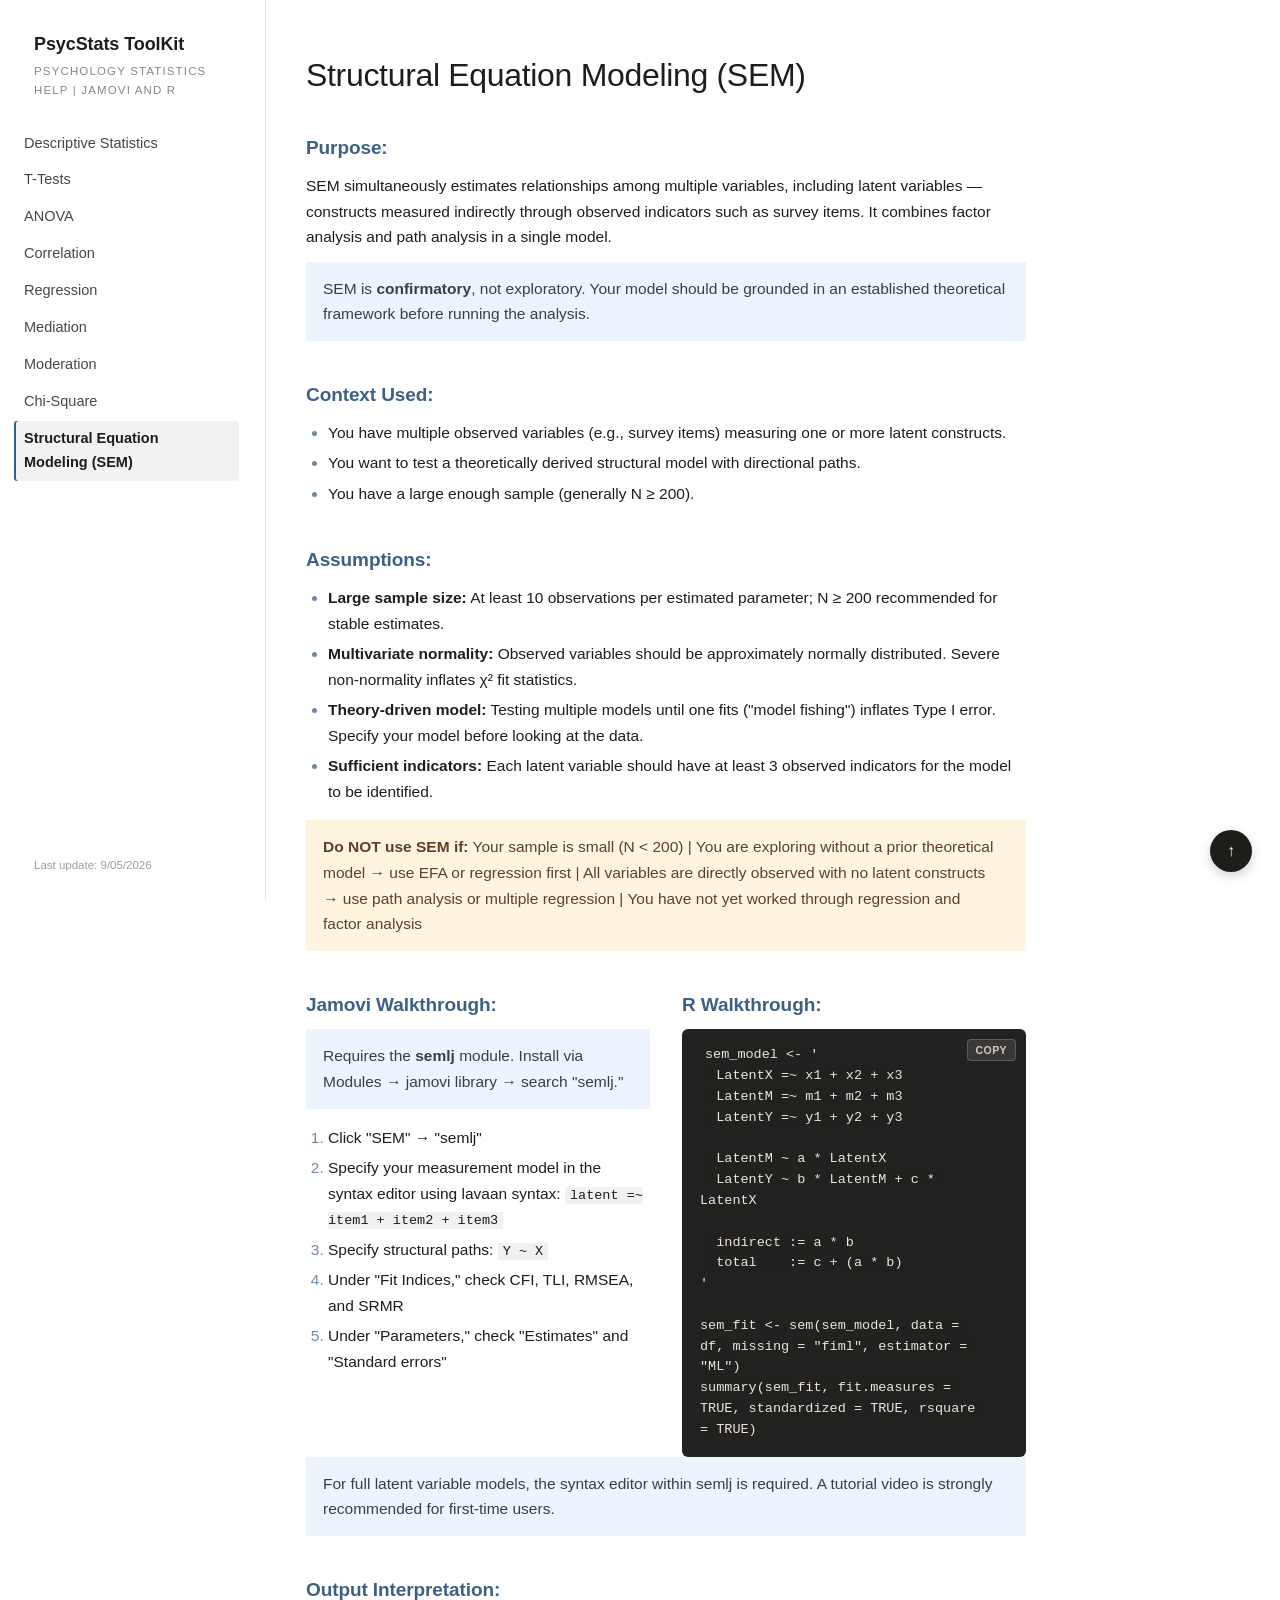
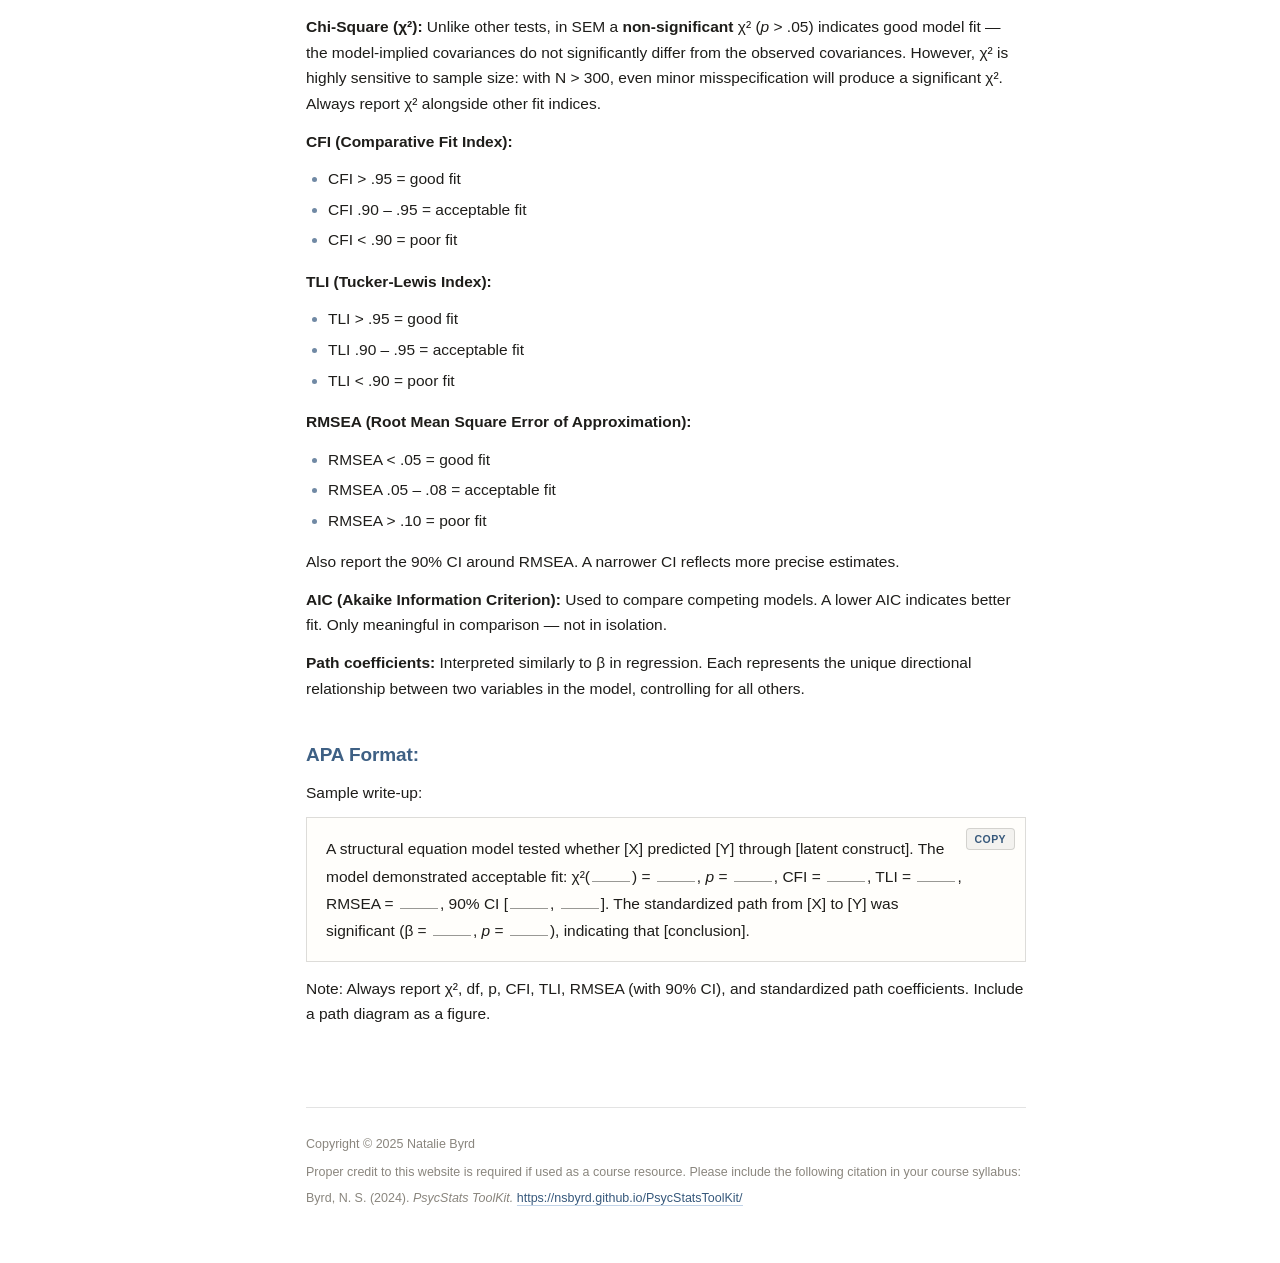
<file: sem.html>
<!DOCTYPE html>
<html lang="en">
<head>
<meta charset="utf-8">
<meta name="viewport" content="width=device-width, initial-scale=1">
<title>Structural Equation Modeling (SEM) · PsycStats ToolKit</title>
<meta name="description" content="An introduction to structural equation modeling: model fit indices (CFI, TLI, RMSEA), Jamovi and R walkthroughs, and APA-style reporting of path coefficients.">
<link rel="icon" type="image/png" href="favicon.png">
<link rel="preconnect" href="https://fonts.googleapis.com">
<link rel="preconnect" href="https://fonts.gstatic.com" crossorigin="">
<link href="https://fonts.googleapis.com/css2?family=Source+Serif+4:opsz,wght@8..60,400;8..60,600&display=swap" rel="stylesheet">
<link rel="stylesheet" href="style.css">
</head>
<body>
<div class="layout" id="top">

  <aside class="sidebar">
    <a class="logo-link" href="index.html">
      <div class="logo-title">PsycStats ToolKit</div>
      <div class="logo-subtitle">PSYCHOLOGY STATISTICS HELP | JAMOVI AND R</div>
    </a>
    <input type="checkbox" id="navToggle" class="nav-toggle-input" hidden>
    <label for="navToggle" class="nav-toggle-label">Topics</label>
    <nav class="sidebar-nav">
      <a class="nav-item" href="descriptives.html">Descriptive Statistics</a>
      <a class="nav-item" href="ttest.html">T-Tests</a>
      <a class="nav-item" href="anova.html">ANOVA</a>
      <a class="nav-item" href="correlation.html">Correlation</a>
      <a class="nav-item" href="regression.html">Regression</a>
      <a class="nav-item" href="mediation.html">Mediation</a>
      <a class="nav-item" href="moderation.html">Moderation</a>
      <a class="nav-item" href="chisquare.html">Chi-Square</a>
      <a class="nav-item active" href="sem.html">Structural Equation Modeling (SEM)</a>
    </nav>
    <div class="last-update">Last update: 9/05/2026</div>
  </aside>

  <main class="content">
   <div class="content-inner">

<div>
      <h1>Structural Equation Modeling (SEM)</h1>
      <h2>Purpose:</h2>
      <p>SEM simultaneously estimates relationships among multiple variables, including latent variables — constructs measured indirectly through observed indicators such as survey items. It combines factor analysis and path analysis in a single model.</p>
      <div style="background:oklch(0.965 0.014 250);padding:14px 17px;margin:0 0 16px;font-size:15.5px;line-height:1.65;color:oklch(0.36 0.025 260)">SEM is <strong>confirmatory</strong>, not exploratory. Your model should be grounded in an established theoretical framework before running the analysis.</div>
      <h2>Context Used:</h2>
      <ul>
        <li>You have multiple observed variables (e.g., survey items) measuring one or more latent constructs.</li>
        <li>You want to test a theoretically derived structural model with directional paths.</li>
        <li>You have a large enough sample (generally N ≥ 200).</li>
      </ul>
      <h2>Assumptions:</h2>
      <ul>
        <li><strong>Large sample size:</strong> At least 10 observations per estimated parameter; N ≥ 200 recommended for stable estimates.</li>
        <li><strong>Multivariate normality:</strong> Observed variables should be approximately normally distributed. Severe non-normality inflates χ² fit statistics.</li>
        <li><strong>Theory-driven model:</strong> Testing multiple models until one fits ("model fishing") inflates Type I error. Specify your model before looking at the data.</li>
        <li><strong>Sufficient indicators:</strong> Each latent variable should have at least 3 observed indicators for the model to be identified.</li>
      </ul>
      <div style="background:oklch(0.97 0.028 85);padding:14px 17px;margin:0 0 16px;font-size:15.5px;line-height:1.65;color:oklch(0.4 0.055 65)"><strong>Do NOT use SEM if:</strong> Your sample is small (N &lt; 200) | You are exploring without a prior theoretical model → use EFA or regression first | All variables are directly observed with no latent constructs → use path analysis or multiple regression | You have not yet worked through regression and factor analysis</div>
      <div style="display:grid;grid-template-columns:minmax(0,1fr) minmax(0,1fr);gap:32px;align-items:start;margin-top:42px">
        <div>
          <h2 style="margin:0 0 12px">Jamovi Walkthrough:</h2>
          <div style="background:oklch(0.965 0.014 250);padding:14px 17px;margin:0 0 16px;font-size:15.5px;line-height:1.65;color:oklch(0.36 0.025 260)">Requires the <strong>semlj</strong> module. Install via Modules → jamovi library → search "semlj."</div>
          <ol>
            <li>Click "SEM" → "semlj"</li>
            <li>Specify your measurement model in the syntax editor using lavaan syntax: <code>latent =~ item1 + item2 + item3</code></li>
            <li>Specify structural paths: <code>Y ~ X</code></li>
            <li>Under "Fit Indices," check CFI, TLI, RMSEA, and SRMR</li>
            <li>Under "Parameters," check "Estimates" and "Standard errors"</li>
          </ol>
        </div>
        <div>
          <h2 style="margin:0 0 12px">R Walkthrough:</h2>
          <pre style="position:relative;background:#232220;color:#e8e6df;border-radius:6px;padding:16px 44px 16px 18px;white-space:pre-wrap;word-break:break-word;font:13px/1.6 ui-monospace,Menlo,monospace;margin:0" data-copy=""><button class="copy-btn" style="position:absolute;top:10px;right:10px;font:600 10.5px &quot;Helvetica Neue&quot;,Helvetica,Arial,sans-serif;letter-spacing:.04em;text-transform:uppercase;color:#cfcdc5;background:rgba(255,255,255,.1);border:1px solid rgba(255,255,255,.18);border-radius:4px;padding:4px 8px;cursor:pointer">Copy</button><code data-copy-text="">sem_model &lt;- '
  LatentX =~ x1 + x2 + x3
  LatentM =~ m1 + m2 + m3
  LatentY =~ y1 + y2 + y3

  LatentM ~ a * LatentX
  LatentY ~ b * LatentM + c * LatentX

  indirect := a * b
  total    := c + (a * b)
'

sem_fit &lt;- sem(sem_model, data = df, missing = "fiml", estimator = "ML")
summary(sem_fit, fit.measures = TRUE, standardized = TRUE, rsquare = TRUE)</code></pre>
        </div>
      </div>
      <div style="background:oklch(0.965 0.014 250);padding:14px 17px;margin:0 0 16px;font-size:15.5px;line-height:1.65;color:oklch(0.36 0.025 260)">For full latent variable models, the syntax editor within semlj is required. A tutorial video is strongly recommended for first-time users.</div>
      <h2>Output Interpretation:</h2>
      <p><strong>Chi-Square (χ²):</strong> Unlike other tests, in SEM a <strong>non-significant</strong> χ² (<em>p</em> &gt; .05) indicates good model fit — the model-implied covariances do not significantly differ from the observed covariances. However, χ² is highly sensitive to sample size: with N &gt; 300, even minor misspecification will produce a significant χ². Always report χ² alongside other fit indices.</p>
      <p><strong>CFI (Comparative Fit Index):</strong></p>
      <ul>
        <li>CFI &gt; .95 = good fit</li>
        <li>CFI .90 – .95 = acceptable fit</li>
        <li>CFI &lt; .90 = poor fit</li>
      </ul>
      <p><strong>TLI (Tucker-Lewis Index):</strong></p>
      <ul>
        <li>TLI &gt; .95 = good fit</li>
        <li>TLI .90 – .95 = acceptable fit</li>
        <li>TLI &lt; .90 = poor fit</li>
      </ul>
      <p><strong>RMSEA (Root Mean Square Error of Approximation):</strong></p>
      <ul>
        <li>RMSEA &lt; .05 = good fit</li>
        <li>RMSEA .05 – .08 = acceptable fit</li>
        <li>RMSEA &gt; .10 = poor fit</li>
      </ul>
      <p>Also report the 90% CI around RMSEA. A narrower CI reflects more precise estimates.</p>
      <p><strong>AIC (Akaike Information Criterion):</strong> Used to compare competing models. A lower AIC indicates better fit. Only meaningful in comparison — not in isolation.</p>
      <p><strong>Path coefficients:</strong> Interpreted similarly to β in regression. Each represents the unique directional relationship between two variables in the model, controlling for all others.</p>
      <h2>APA Format:</h2>
      <p>Sample write-up:</p>
      <div style="position:relative;background:#fffefb;border:1px solid rgba(30,29,26,.15);padding:17px 60px 17px 19px;margin:8px 0 14px;font-size:15.5px;line-height:1.75" data-copy=""><button class="copy-btn" style="position:absolute;top:10px;right:10px;font:600 10.5px &quot;Helvetica Neue&quot;,Helvetica,Arial,sans-serif;letter-spacing:.04em;text-transform:uppercase;color:oklch(0.45 0.07 250);background:rgba(30,29,26,.05);border:1px solid rgba(30,29,26,.15);border-radius:4px;padding:4px 8px;cursor:pointer">Copy</button><div data-copy-text="">A structural equation model tested whether [X] predicted [Y] through [latent construct]. The model demonstrated acceptable fit: χ²(<span style="display:inline-block;min-width:38px;border-bottom:1px solid rgba(30,29,26,.45);margin:0 2px"></span>) = <span style="display:inline-block;min-width:38px;border-bottom:1px solid rgba(30,29,26,.45);margin:0 2px"></span>, <em>p</em> = <span style="display:inline-block;min-width:38px;border-bottom:1px solid rgba(30,29,26,.45);margin:0 2px"></span>, CFI = <span style="display:inline-block;min-width:38px;border-bottom:1px solid rgba(30,29,26,.45);margin:0 2px"></span>, TLI = <span style="display:inline-block;min-width:38px;border-bottom:1px solid rgba(30,29,26,.45);margin:0 2px"></span>, RMSEA = <span style="display:inline-block;min-width:38px;border-bottom:1px solid rgba(30,29,26,.45);margin:0 2px"></span>, 90% CI [<span style="display:inline-block;min-width:38px;border-bottom:1px solid rgba(30,29,26,.45);margin:0 2px"></span>, <span style="display:inline-block;min-width:38px;border-bottom:1px solid rgba(30,29,26,.45);margin:0 2px"></span>]. The standardized path from [X] to [Y] was significant (β = <span style="display:inline-block;min-width:38px;border-bottom:1px solid rgba(30,29,26,.45);margin:0 2px"></span>, <em>p</em> = <span style="display:inline-block;min-width:38px;border-bottom:1px solid rgba(30,29,26,.45);margin:0 2px"></span>), indicating that [conclusion].</div></div>
      <p>Note: Always report χ², df, p, CFI, TLI, RMSEA (with 90% CI), and standardized path coefficients. Include a path diagram as a figure.</p>
    </div>

   <footer class="site-footer">
     <p style="margin:0">Copyright &copy; 2025 Natalie Byrd</p>
     <p style="margin:6px 0 0">Proper credit to this website is required if used as a course resource. Please include the following citation in your course syllabus:</p>
     <p style="margin:4px 0 0">Byrd, N. S. (2024). <em>PsycStats ToolKit.</em> <a href="https://nsbyrd.github.io/PsycStatsToolKit/" target="_blank">https://nsbyrd.github.io/PsycStatsToolKit/</a></p>
   </footer>
   </div>
  </main>
</div>
<a href="#top" class="back-to-top" aria-label="Back to top">&uarr;</a>
<script src="script.js" defer></script>
</body>
</html>
</file>
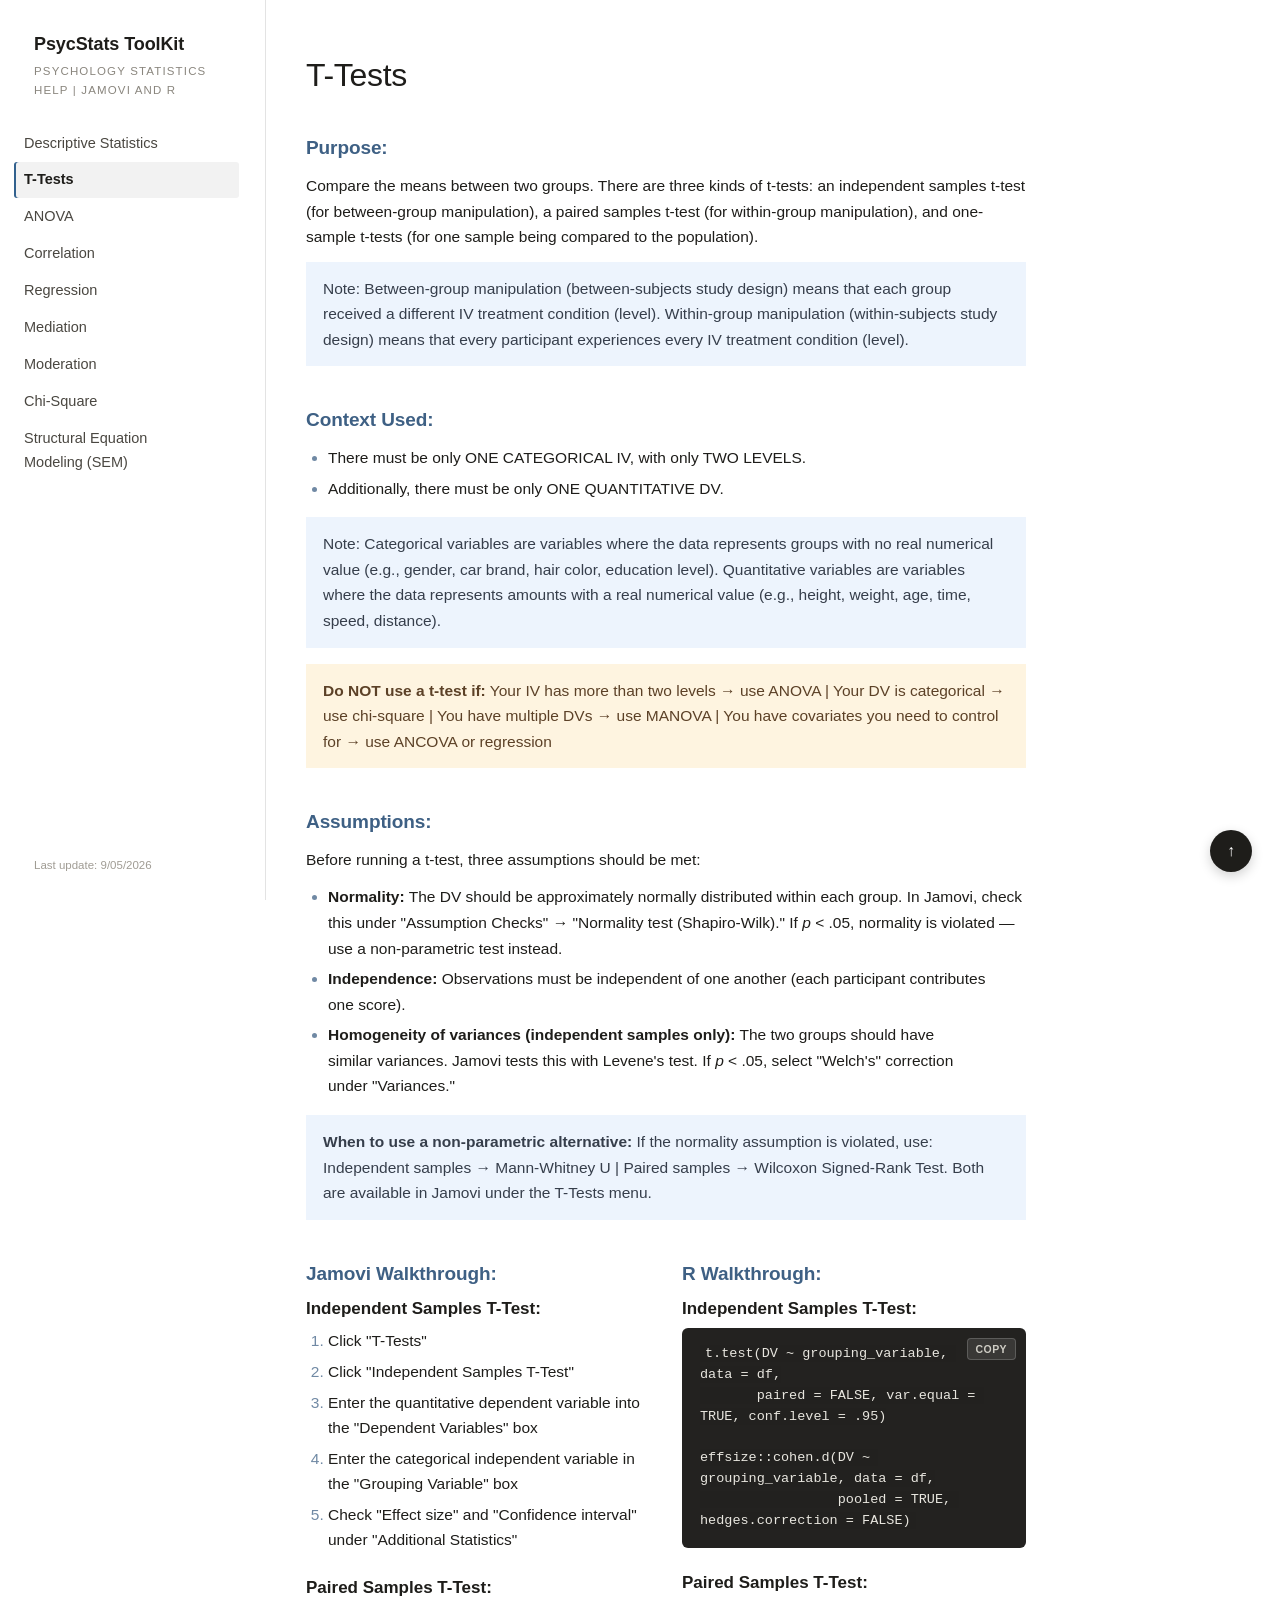
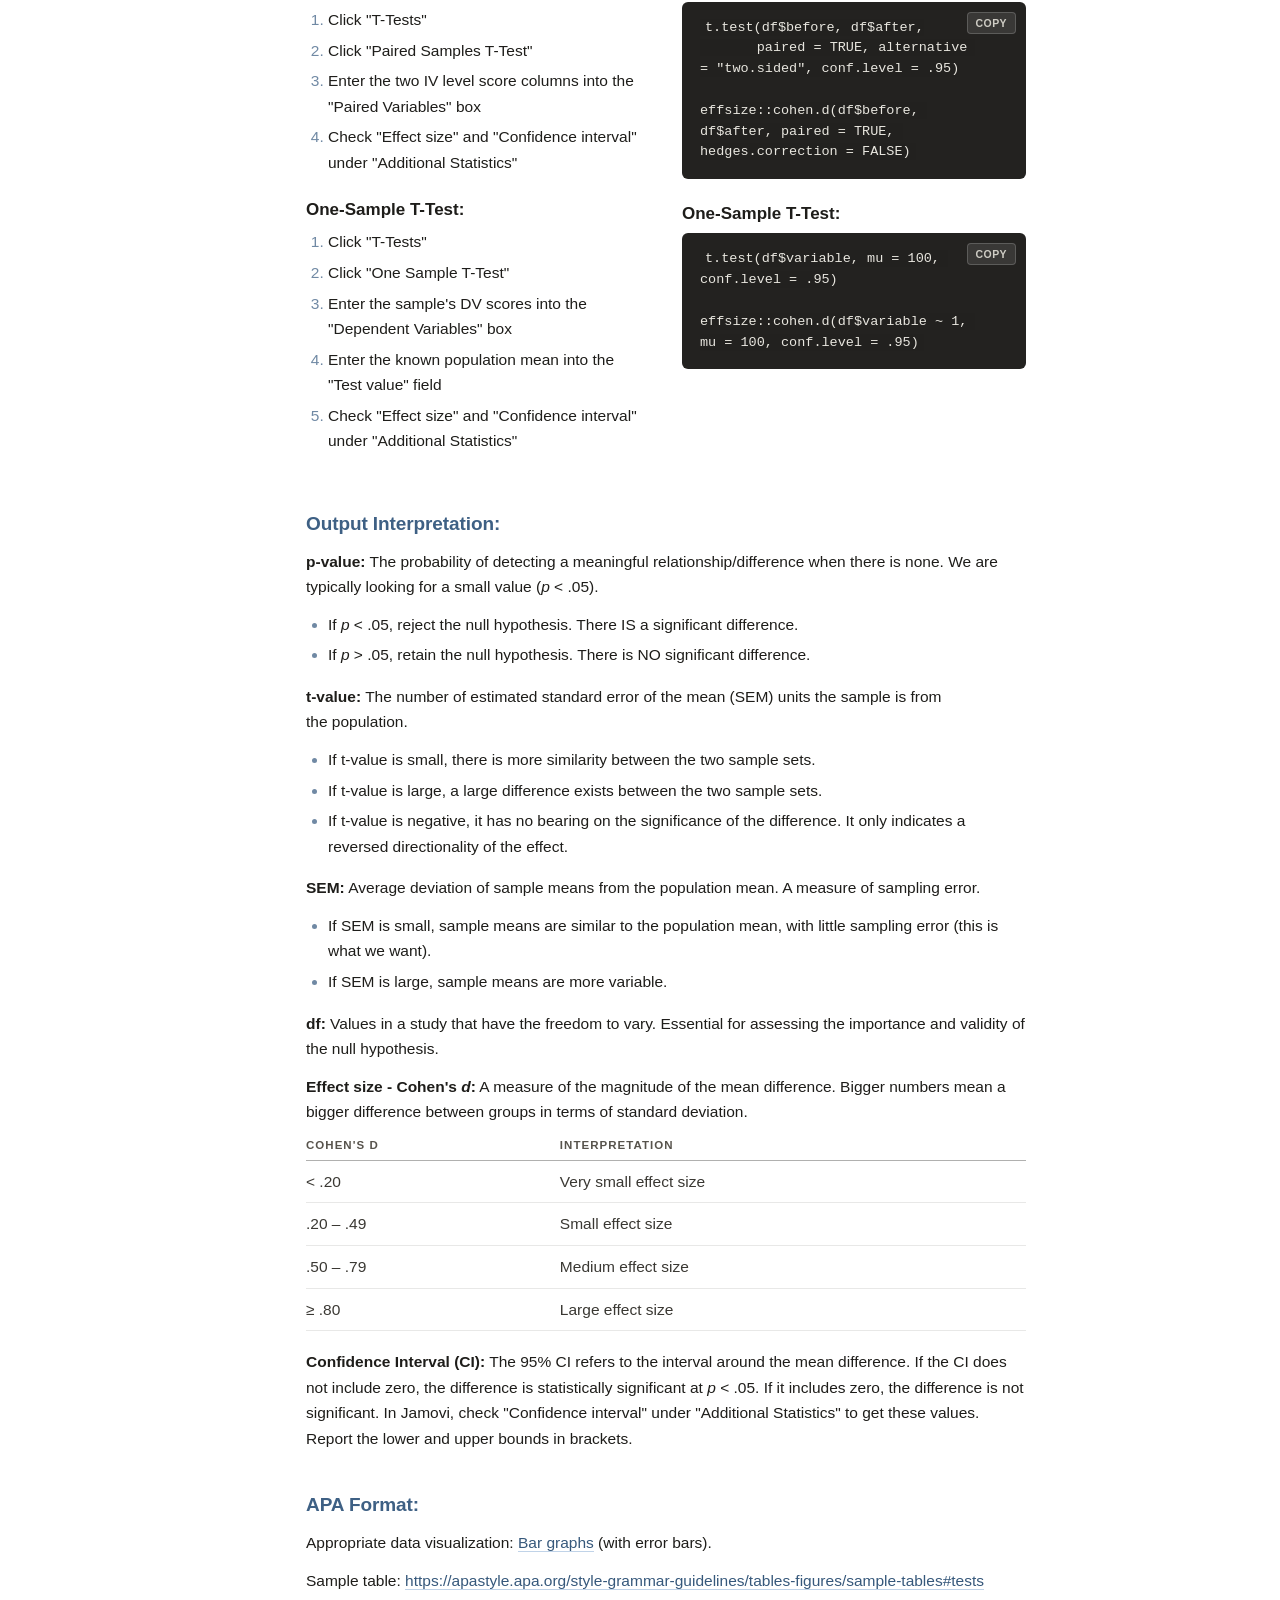
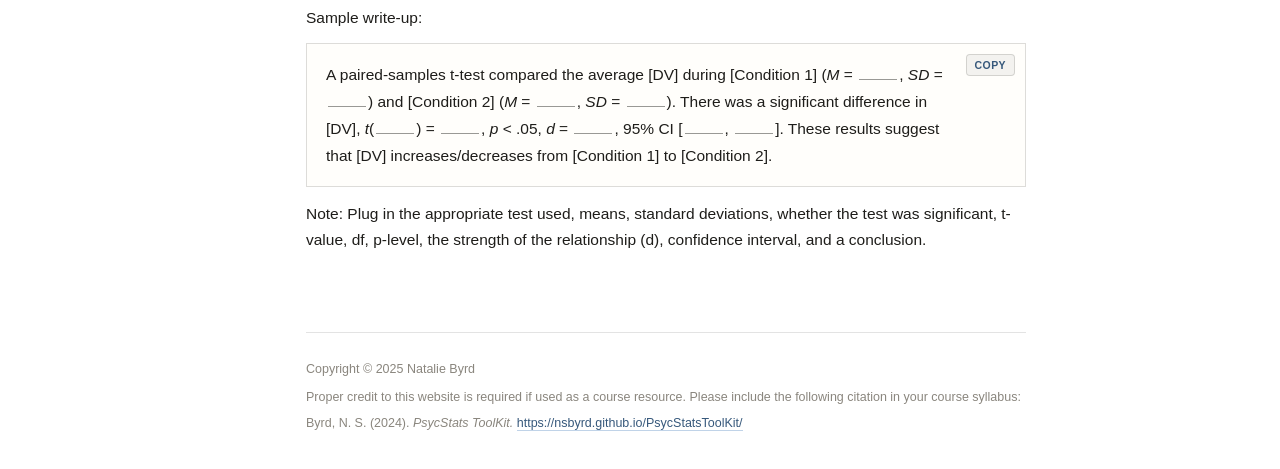
<file: ttest.html>
<!DOCTYPE html>
<html lang="en">
<head>
<meta charset="utf-8">
<meta name="viewport" content="width=device-width, initial-scale=1">
<title>T-Tests · PsycStats ToolKit</title>
<meta name="description" content="When to use an independent samples, paired samples, or one-sample t-test, plus assumptions, Jamovi and R walkthroughs, output interpretation, and APA write-up examples.">
<link rel="icon" type="image/png" href="favicon.png">
<link rel="preconnect" href="https://fonts.googleapis.com">
<link rel="preconnect" href="https://fonts.gstatic.com" crossorigin="">
<link href="https://fonts.googleapis.com/css2?family=Source+Serif+4:opsz,wght@8..60,400;8..60,600&display=swap" rel="stylesheet">
<link rel="stylesheet" href="style.css">
</head>
<body>
<div class="layout" id="top">

  <aside class="sidebar">
    <a class="logo-link" href="index.html">
      <div class="logo-title">PsycStats ToolKit</div>
      <div class="logo-subtitle">PSYCHOLOGY STATISTICS HELP | JAMOVI AND R</div>
    </a>
    <input type="checkbox" id="navToggle" class="nav-toggle-input" hidden>
    <label for="navToggle" class="nav-toggle-label">Topics</label>
    <nav class="sidebar-nav">
      <a class="nav-item" href="descriptives.html">Descriptive Statistics</a>
      <a class="nav-item active" href="ttest.html">T-Tests</a>
      <a class="nav-item" href="anova.html">ANOVA</a>
      <a class="nav-item" href="correlation.html">Correlation</a>
      <a class="nav-item" href="regression.html">Regression</a>
      <a class="nav-item" href="mediation.html">Mediation</a>
      <a class="nav-item" href="moderation.html">Moderation</a>
      <a class="nav-item" href="chisquare.html">Chi-Square</a>
      <a class="nav-item" href="sem.html">Structural Equation Modeling (SEM)</a>
    </nav>
    <div class="last-update">Last update: 9/05/2026</div>
  </aside>

  <main class="content">
   <div class="content-inner">

<div>
      <h1>T-Tests</h1>
      <h2>Purpose:</h2>
      <p>Compare the means between two groups. There are three kinds of t-tests: an independent samples t-test (for between-group manipulation), a paired samples t-test (for within-group manipulation), and one-sample t-tests (for one sample being compared to the population).</p>
      <div style="background:oklch(0.965 0.014 250);padding:14px 17px;margin:0 0 16px;font-size:15.5px;line-height:1.65;color:oklch(0.36 0.025 260)">Note: Between-group manipulation (between-subjects study design) means that each group received a different IV treatment condition (level). Within-group manipulation (within-subjects study design) means that every participant experiences every IV treatment condition (level).</div>
      <h2>Context Used:</h2>
      <ul>
        <li>There must be only ONE CATEGORICAL IV, with only TWO LEVELS.</li>
        <li>Additionally, there must be only ONE QUANTITATIVE DV.</li>
      </ul>
      <div style="background:oklch(0.965 0.014 250);padding:14px 17px;margin:0 0 16px;font-size:15.5px;line-height:1.65;color:oklch(0.36 0.025 260)">Note: Categorical variables are variables where the data represents groups with no real numerical value (e.g., gender, car brand, hair color, education level). Quantitative variables are variables where the data represents amounts with a real numerical value (e.g., height, weight, age, time, speed, distance).</div>
      <div style="background:oklch(0.97 0.028 85);padding:14px 17px;margin:0 0 16px;font-size:15.5px;line-height:1.65;color:oklch(0.4 0.055 65)"><strong>Do NOT use a t-test if:</strong> Your IV has more than two levels → use ANOVA | Your DV is categorical → use chi-square | You have multiple DVs → use MANOVA | You have covariates you need to control for → use ANCOVA or regression</div>
      <h2>Assumptions:</h2>
      <p>Before running a t-test, three assumptions should be met:</p>
      <ul>
        <li><strong>Normality:</strong> The DV should be approximately normally distributed within each group. In Jamovi, check this under "Assumption Checks" → "Normality test (Shapiro-Wilk)." If <em>p</em> &lt; .05, normality is violated — use a non-parametric test instead.</li>
        <li><strong>Independence:</strong> Observations must be independent of one another (each participant contributes one score).</li>
        <li><strong>Homogeneity of variances (independent samples only):</strong> The two groups should have similar variances. Jamovi tests this with Levene's test. If <em>p</em> &lt; .05, select "Welch's" correction under "Variances."</li>
      </ul>
      <div style="background:oklch(0.965 0.014 250);padding:14px 17px;margin:0 0 16px;font-size:15.5px;line-height:1.65;color:oklch(0.36 0.025 260)"><strong>When to use a non-parametric alternative:</strong> If the normality assumption is violated, use: Independent samples → Mann-Whitney U | Paired samples → Wilcoxon Signed-Rank Test. Both are available in Jamovi under the T-Tests menu.</div>
      <div style="display:grid;grid-template-columns:minmax(0,1fr) minmax(0,1fr);gap:32px;align-items:start;margin-top:42px">
        <div>
          <h2 style="margin:0 0 12px">Jamovi Walkthrough:</h2>
          <h3 style="margin-top:0">Independent Samples T-Test:</h3>
          <ol>
            <li>Click "T-Tests"</li>
            <li>Click "Independent Samples T-Test"</li>
            <li>Enter the quantitative dependent variable into the "Dependent Variables" box</li>
            <li>Enter the categorical independent variable in the "Grouping Variable" box</li>
            <li>Check "Effect size" and "Confidence interval" under "Additional Statistics"</li>
          </ol>
          <h3>Paired Samples T-Test:</h3>
          <ol>
            <li>Click "T-Tests"</li>
            <li>Click "Paired Samples T-Test"</li>
            <li>Enter the two IV level score columns into the "Paired Variables" box</li>
            <li>Check "Effect size" and "Confidence interval" under "Additional Statistics"</li>
          </ol>
          <h3>One-Sample T-Test:</h3>
          <ol>
            <li>Click "T-Tests"</li>
            <li>Click "One Sample T-Test"</li>
            <li>Enter the sample's DV scores into the "Dependent Variables" box</li>
            <li>Enter the known population mean into the "Test value" field</li>
            <li>Check "Effect size" and "Confidence interval" under "Additional Statistics"</li>
          </ol>
        </div>
        <div>
          <h2 style="margin:0 0 12px">R Walkthrough:</h2>
          <h3 style="margin-top:0">Independent Samples T-Test:</h3>
          <pre style="position:relative;background:#232220;color:#e8e6df;border-radius:6px;padding:16px 44px 16px 18px;white-space:pre-wrap;word-break:break-word;font:13px/1.6 ui-monospace,Menlo,monospace;margin:0 0 14px" data-copy=""><button class="copy-btn" style="position:absolute;top:10px;right:10px;font:600 10.5px &quot;Helvetica Neue&quot;,Helvetica,Arial,sans-serif;letter-spacing:.04em;text-transform:uppercase;color:#cfcdc5;background:rgba(255,255,255,.1);border:1px solid rgba(255,255,255,.18);border-radius:4px;padding:4px 8px;cursor:pointer">Copy</button><code data-copy-text="">t.test(DV ~ grouping_variable, data = df,
       paired = FALSE, var.equal = TRUE, conf.level = .95)

effsize::cohen.d(DV ~ grouping_variable, data = df,
                 pooled = TRUE, hedges.correction = FALSE)</code></pre>
          <h3>Paired Samples T-Test:</h3>
          <pre style="position:relative;background:#232220;color:#e8e6df;border-radius:6px;padding:16px 44px 16px 18px;white-space:pre-wrap;word-break:break-word;font:13px/1.6 ui-monospace,Menlo,monospace;margin:0 0 14px" data-copy=""><button class="copy-btn" style="position:absolute;top:10px;right:10px;font:600 10.5px &quot;Helvetica Neue&quot;,Helvetica,Arial,sans-serif;letter-spacing:.04em;text-transform:uppercase;color:#cfcdc5;background:rgba(255,255,255,.1);border:1px solid rgba(255,255,255,.18);border-radius:4px;padding:4px 8px;cursor:pointer">Copy</button><code data-copy-text="">t.test(df$before, df$after,
       paired = TRUE, alternative = "two.sided", conf.level = .95)

effsize::cohen.d(df$before, df$after, paired = TRUE, hedges.correction = FALSE)</code></pre>
          <h3>One-Sample T-Test:</h3>
          <pre style="position:relative;background:#232220;color:#e8e6df;border-radius:6px;padding:16px 44px 16px 18px;white-space:pre-wrap;word-break:break-word;font:13px/1.6 ui-monospace,Menlo,monospace;margin:0" data-copy=""><button class="copy-btn" style="position:absolute;top:10px;right:10px;font:600 10.5px &quot;Helvetica Neue&quot;,Helvetica,Arial,sans-serif;letter-spacing:.04em;text-transform:uppercase;color:#cfcdc5;background:rgba(255,255,255,.1);border:1px solid rgba(255,255,255,.18);border-radius:4px;padding:4px 8px;cursor:pointer">Copy</button><code data-copy-text="">t.test(df$variable, mu = 100, conf.level = .95)

effsize::cohen.d(df$variable ~ 1, mu = 100, conf.level = .95)</code></pre>
        </div>
      </div>
      <h2>Output Interpretation:</h2>
      <p><strong>p-value:</strong> The probability of detecting a meaningful relationship/difference when there is none. We are typically looking for a small value (<em>p</em> &lt; .05).</p>
      <ul>
        <li>If <em>p</em> &lt; .05, reject the null hypothesis. There IS a significant difference.</li>
        <li>If <em>p</em> &gt; .05, retain the null hypothesis. There is NO significant difference.</li>
      </ul>
      <p><strong>t-value:</strong> The number of estimated standard error of the mean (SEM) units the sample is from the population.</p>
      <ul>
        <li>If t-value is small, there is more similarity between the two sample sets.</li>
        <li>If t-value is large, a large difference exists between the two sample sets.</li>
        <li>If t-value is negative, it has no bearing on the significance of the difference. It only indicates a reversed directionality of the effect.</li>
      </ul>
      <p><strong>SEM:</strong> Average deviation of sample means from the population mean. A measure of sampling error.</p>
      <ul>
        <li>If SEM is small, sample means are similar to the population mean, with little sampling error (this is what we want).</li>
        <li>If SEM is large, sample means are more variable.</li>
      </ul>
      <p><strong>df:</strong> Values in a study that have the freedom to vary. Essential for assessing the importance and validity of the null hypothesis.</p>
      <p><strong>Effect size - Cohen's <em>d</em>:</strong> A measure of the magnitude of the mean difference. Bigger numbers mean a bigger difference between groups in terms of standard deviation.</p>
      <table>
        <tr><th>Cohen's d</th><th>Interpretation</th></tr>
        <tr><td>&lt; .20</td><td>Very small effect size</td></tr>
        <tr><td>.20 – .49</td><td>Small effect size</td></tr>
        <tr><td>.50 – .79</td><td>Medium effect size</td></tr>
        <tr><td>≥ .80</td><td>Large effect size</td></tr>
      </table>
      <p><strong>Confidence Interval (CI):</strong> The 95% CI refers to the interval around the mean difference. If the CI does not include zero, the difference is statistically significant at <em>p</em> &lt; .05. If it includes zero, the difference is not significant. In Jamovi, check "Confidence interval" under "Additional Statistics" to get these values. Report the lower and upper bounds in brackets.</p>
      <h2>APA Format:</h2>
      <p>Appropriate data visualization: <a href="https://apastyle.apa.org/style-grammar-guidelines/tables-figures/sample-figures#bar" target="_blank">Bar graphs</a> (with error bars).</p>
      <p>Sample table: <a href="https://apastyle.apa.org/style-grammar-guidelines/tables-figures/sample-tables#tests" target="_blank">https://apastyle.apa.org/style-grammar-guidelines/tables-figures/sample-tables#tests</a></p>
      <p>Sample write-up:</p>
      <div style="position:relative;background:#fffefb;border:1px solid rgba(30,29,26,.15);padding:17px 60px 17px 19px;margin:8px 0 14px;font-size:15.5px;line-height:1.75" data-copy=""><button class="copy-btn" style="position:absolute;top:10px;right:10px;font:600 10.5px &quot;Helvetica Neue&quot;,Helvetica,Arial,sans-serif;letter-spacing:.04em;text-transform:uppercase;color:oklch(0.45 0.07 250);background:rgba(30,29,26,.05);border:1px solid rgba(30,29,26,.15);border-radius:4px;padding:4px 8px;cursor:pointer">Copy</button><div data-copy-text="">A paired-samples t-test compared the average [DV] during [Condition 1] (<em>M</em> = <span style="display:inline-block;min-width:38px;border-bottom:1px solid rgba(30,29,26,.45);margin:0 2px"></span>, <em>SD</em> = <span style="display:inline-block;min-width:38px;border-bottom:1px solid rgba(30,29,26,.45);margin:0 2px"></span>) and [Condition 2] (<em>M</em> = <span style="display:inline-block;min-width:38px;border-bottom:1px solid rgba(30,29,26,.45);margin:0 2px"></span>, <em>SD</em> = <span style="display:inline-block;min-width:38px;border-bottom:1px solid rgba(30,29,26,.45);margin:0 2px"></span>). There was a significant difference in [DV], <em>t</em>(<span style="display:inline-block;min-width:38px;border-bottom:1px solid rgba(30,29,26,.45);margin:0 2px"></span>) = <span style="display:inline-block;min-width:38px;border-bottom:1px solid rgba(30,29,26,.45);margin:0 2px"></span>, <em>p</em> &lt; .05, <em>d</em> = <span style="display:inline-block;min-width:38px;border-bottom:1px solid rgba(30,29,26,.45);margin:0 2px"></span>, 95% CI [<span style="display:inline-block;min-width:38px;border-bottom:1px solid rgba(30,29,26,.45);margin:0 2px"></span>, <span style="display:inline-block;min-width:38px;border-bottom:1px solid rgba(30,29,26,.45);margin:0 2px"></span>]. These results suggest that [DV] increases/decreases from [Condition 1] to [Condition 2].</div></div>
      <p>Note: Plug in the appropriate test used, means, standard deviations, whether the test was significant, t-value, df, p-level, the strength of the relationship (d), confidence interval, and a conclusion.</p>
    </div>

   <footer class="site-footer">
     <p style="margin:0">Copyright &copy; 2025 Natalie Byrd</p>
     <p style="margin:6px 0 0">Proper credit to this website is required if used as a course resource. Please include the following citation in your course syllabus:</p>
     <p style="margin:4px 0 0">Byrd, N. S. (2024). <em>PsycStats ToolKit.</em> <a href="https://nsbyrd.github.io/PsycStatsToolKit/" target="_blank">https://nsbyrd.github.io/PsycStatsToolKit/</a></p>
   </footer>
   </div>
  </main>
</div>
<a href="#top" class="back-to-top" aria-label="Back to top">&uarr;</a>
<script src="script.js" defer></script>
</body>
</html>
</file>
<file: style.css>
html{background:#ffffff;scroll-behavior:smooth}
body{margin:0;background:#ffffff;color:#1e1d1a;font:400 15.5px/1.65 "Helvetica Neue",Helvetica,Arial,sans-serif;-webkit-font-smoothing:antialiased;text-wrap:pretty}
.layout{display:grid;grid-template-columns:266px minmax(0,1fr);align-items:start;min-height:100vh}
.sidebar{position:sticky;top:0;padding:34px 26px 26px 34px;border-right:1px solid rgba(30,29,26,.12);display:flex;flex-direction:column;gap:26px;min-height:100vh;box-sizing:border-box}
.logo-title{font:600 18px/1.2 "Helvetica Neue",Helvetica,Arial,sans-serif;letter-spacing:-0.005em}
.logo-subtitle{font-size:11.5px;letter-spacing:.1em;text-transform:uppercase;color:#8a867e;margin-top:6px;font-family:Arial}
.sidebar-nav{display:flex;flex-direction:column;gap:1px;margin-left:-10px}
.last-update{margin-top:auto;font-size:11.5px;line-height:1.6;color:#a09c94}
.content{padding:56px 40px 0;display:flex;flex-direction:column;min-height:100vh;box-sizing:border-box}
.content-inner{max-width:720px;width:100%;flex:1}
.site-footer{margin-top:80px;padding:26px 0 34px;border-top:1px solid rgba(30,29,26,.12);font-size:12.5px;line-height:1.75;color:#8a867e;max-width:720px}

.content-inner{opacity:0;animation:fadeIn .5s ease-out forwards}
@keyframes fadeIn{from{opacity:0}to{opacity:1}}
@media (prefers-reduced-motion: reduce){.content-inner{opacity:1;animation:none}}

.back-to-top{position:fixed;bottom:28px;right:28px;width:42px;height:42px;display:flex;align-items:center;justify-content:center;background:#1e1d1a;color:#fff;border-radius:50%;text-decoration:none;border-bottom:none;font-size:16px;box-shadow:0 4px 12px rgba(0,0,0,.18);transition:transform 120ms ease,background 120ms ease}
.back-to-top:hover{background:oklch(0.45 0.07 250);transform:translateY(-3px)}

.error-section{padding:8vh 0 0}
.error-code{font:600 88px/1 "Helvetica Neue",Helvetica,Arial,sans-serif;color:oklch(0.45 0.07 250);letter-spacing:-0.02em;margin:0 0 6px}
.error-section p{color:#6b6862;font-size:15.5px;max-width:440px}
.error-back{display:inline-block;margin-top:10px;font-weight:600}

html{background:#ffffff}
body{margin:0;background:#ffffff;color:#1e1d1a;font:400 15.5px/1.65 "Helvetica Neue",Helvetica,Arial,sans-serif;-webkit-font-smoothing:antialiased;text-wrap:pretty}
*,*::before,*::after{box-sizing:border-box}
a{color:oklch(0.45 0.07 250);text-decoration:none;border-bottom:1px solid oklch(0.86 0.035 250)}
a:hover{color:oklch(0.34 0.08 250);border-bottom-color:currentColor}
h1{font:400 clamp(26px,3vw,32px)/1.2 "Helvetica Neue",Helvetica,Arial,sans-serif;letter-spacing:-0.01em;margin:0 0 26px}
h2{font:600 19px/1.3 "Helvetica Neue",Helvetica,Arial,sans-serif;letter-spacing:-0.005em;color:oklch(0.48 0.07 250);margin:42px 0 12px}
h3{font:600 17px/1.3 "Helvetica Neue",Helvetica,Arial,sans-serif;margin:24px 0 8px;color:#1e1d1a}
p{margin:0 0 12px}
ul,ol{margin:0 0 16px;padding-left:22px}
li{margin-bottom:5px}
li::marker{color:oklch(0.62 0.05 250)}
strong{font-weight:600}
code{font:13.5px/1.5 ui-monospace,Menlo,monospace;background:rgba(30,29,26,.06);padding:1px 5px}
table{border-collapse:collapse;width:100%;margin:6px 0 18px;font-size:15.5px}
th{text-align:left;font:600 11.5px/1.4 "Helvetica Neue",Helvetica,Arial,sans-serif;letter-spacing:.09em;text-transform:uppercase;color:#57534c;padding:0 14px 7px 0;border-bottom:1px solid rgba(30,29,26,.35)}
td{padding:8px 14px 8px 0;border-bottom:1px solid rgba(30,29,26,.1);color:#3a3833}
hr{border:none;border-top:1px solid rgba(30,29,26,.13);margin:38px 0 30px}
::selection{background:oklch(0.9 0.05 250)}
main a{color:oklch(0.45 0.07 250);text-decoration:none;border-bottom:1px solid oklch(0.86 0.035 250)}
main a:hover{color:oklch(0.34 0.08 250);border-bottom-color:currentColor}
.logo-link{display:block;text-decoration:none;color:inherit;border-bottom:none;cursor:pointer}
.nav-item{display:flex;align-items:baseline;padding:6px 10px;margin-left:-10px;cursor:pointer;font-size:14.5px;color:#4a4741;text-decoration:none;border-bottom:none;border-radius:3px;transition:background 120ms ease}
.nav-item:hover{background:rgba(30,29,26,.05)}
.nav-item.active{color:#1e1d1a;font-weight:600;background:rgba(30,29,26,.055);box-shadow:inset 2px 0 0 oklch(0.48 0.09 250)}
.home-list{display:grid;grid-template-columns:repeat(auto-fit,minmax(230px,1fr));column-gap:32px;margin:14px 0 0}
.home-item{display:flex;align-items:baseline;gap:14px;padding:11px 0;border-bottom:1px solid rgba(30,29,26,.1);text-decoration:none;min-width:230px}
.home-item:hover{background:rgba(30,29,26,.035)}
.home-item-dot{font:500 11px ui-monospace,Menlo,monospace;color:#a8a49b}
.home-item-label{font:400 16px/1.3 "Helvetica Neue",Helvetica,Arial,sans-serif;color:oklch(0.45 0.07 250)}

/* Mobile nav collapse: hidden checkbox + label, pure CSS sibling selectors, no JS.
   Desktop (default): label stays hidden, nav is always shown (base .sidebar-nav rule).
   Mobile (<=720px): nav starts collapsed; tapping the label toggles it via :checked. */
.nav-toggle-label{display:none;cursor:pointer;font:600 12.5px "Helvetica Neue",Helvetica,Arial,sans-serif;letter-spacing:.06em;text-transform:uppercase;color:#4a4741;padding:8px 10px;margin-left:-10px;border-radius:4px}
.nav-toggle-label::after{content:"+";float:right;color:#a8a49b;font-size:15px;font-weight:400}
.nav-toggle-input:checked ~ .nav-toggle-label::after{content:"\2212"}
.nav-toggle-label:hover{background:rgba(30,29,26,.05)}

@media (max-width:720px){
  .layout{grid-template-columns:1fr}
  .sidebar{position:static;min-height:0;border-right:none;border-bottom:1px solid rgba(30,29,26,.12);padding:20px 24px;gap:14px}
  .content{padding:32px 24px 0}
  .last-update{display:none}
  .home-list{grid-template-columns:1fr}
  .back-to-top{width:38px;height:38px;bottom:18px;right:18px}

  .nav-toggle-label{display:block}
  .sidebar-nav{display:none}
  .nav-toggle-input:checked ~ .sidebar-nav{display:flex}
}
</file>
